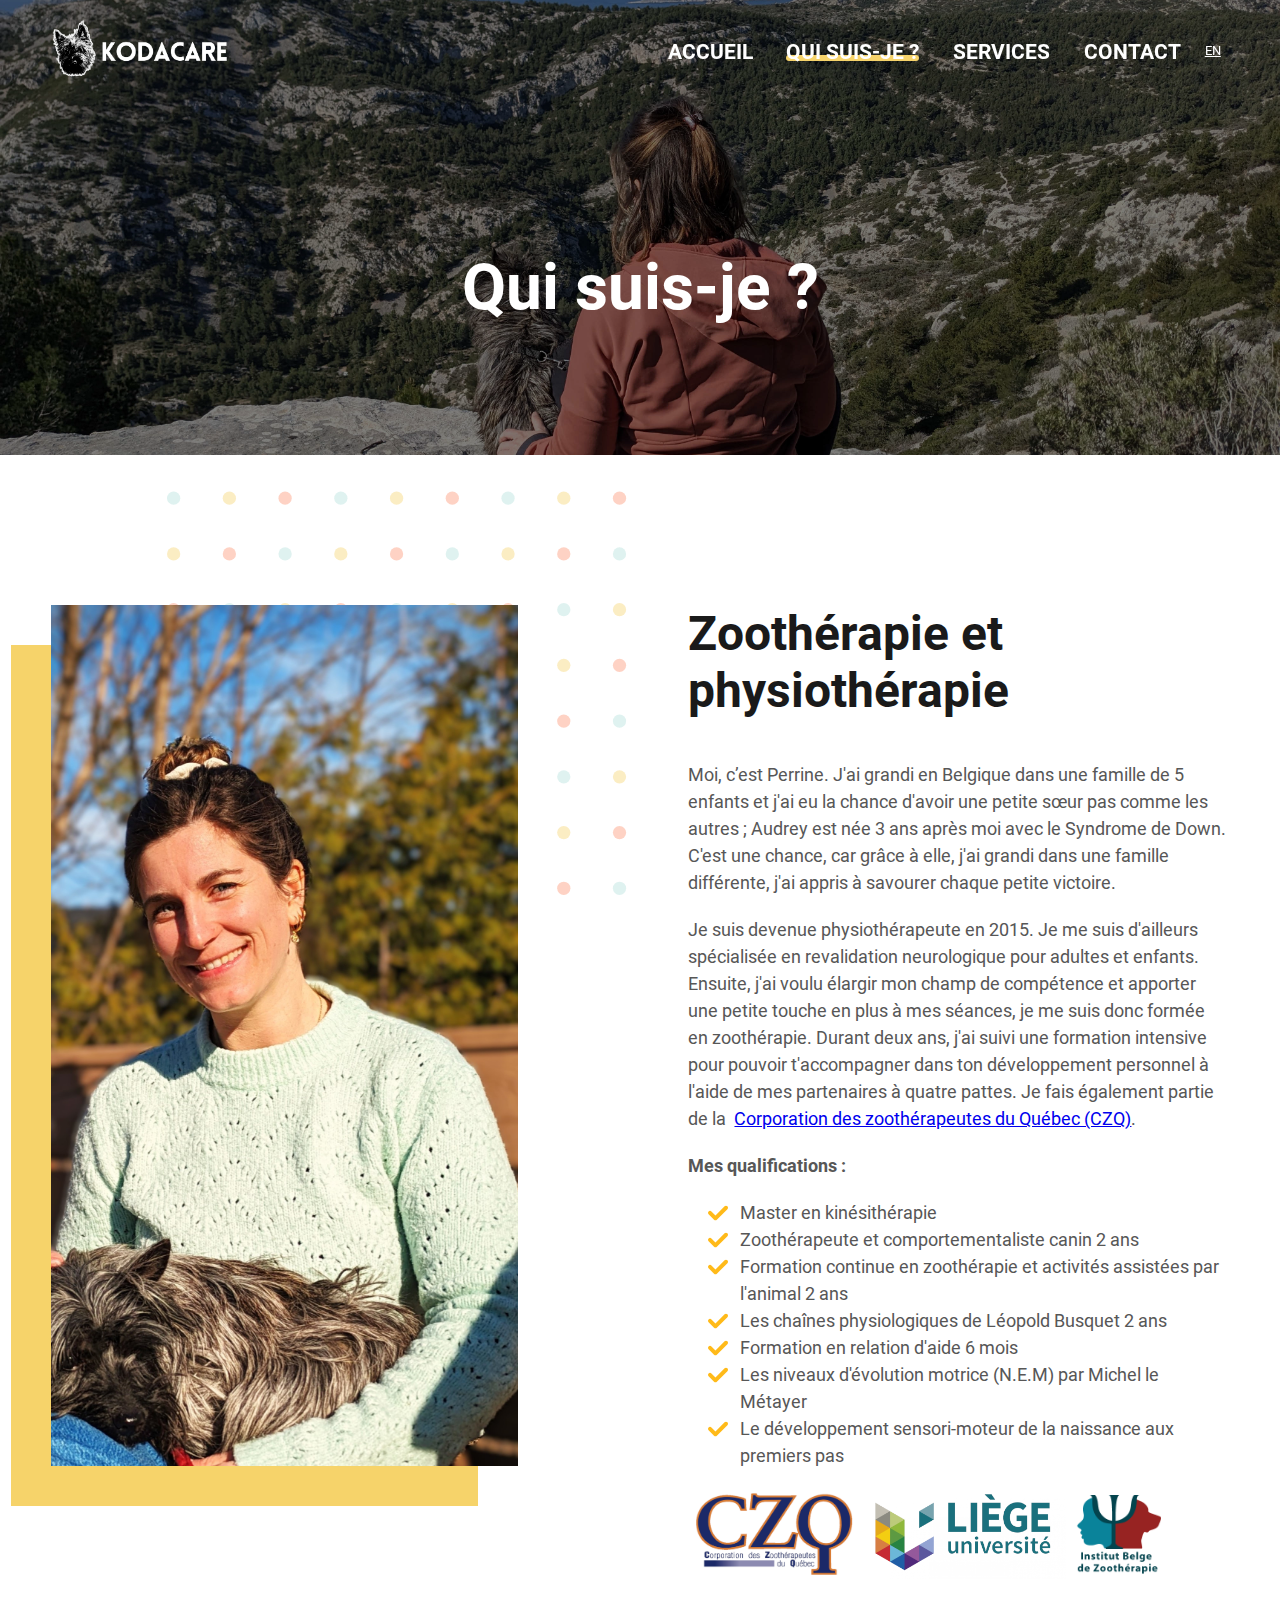
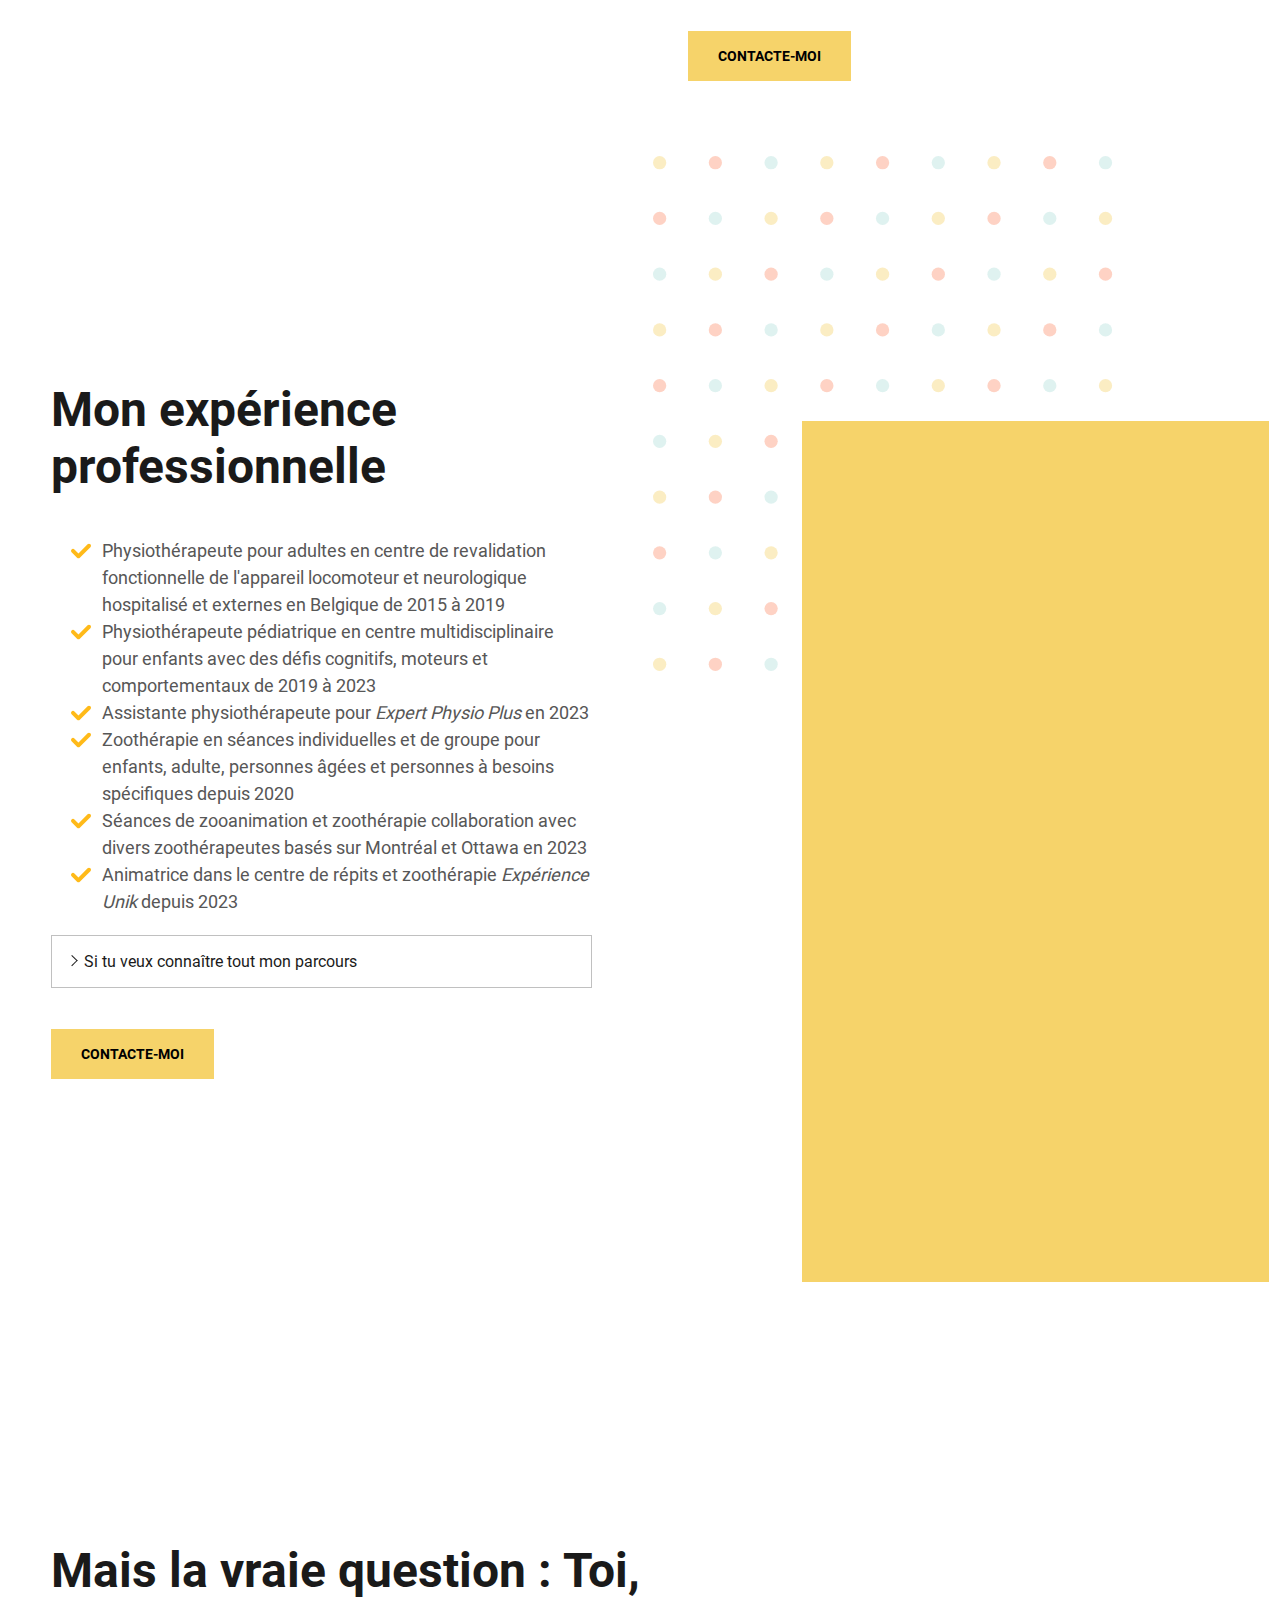
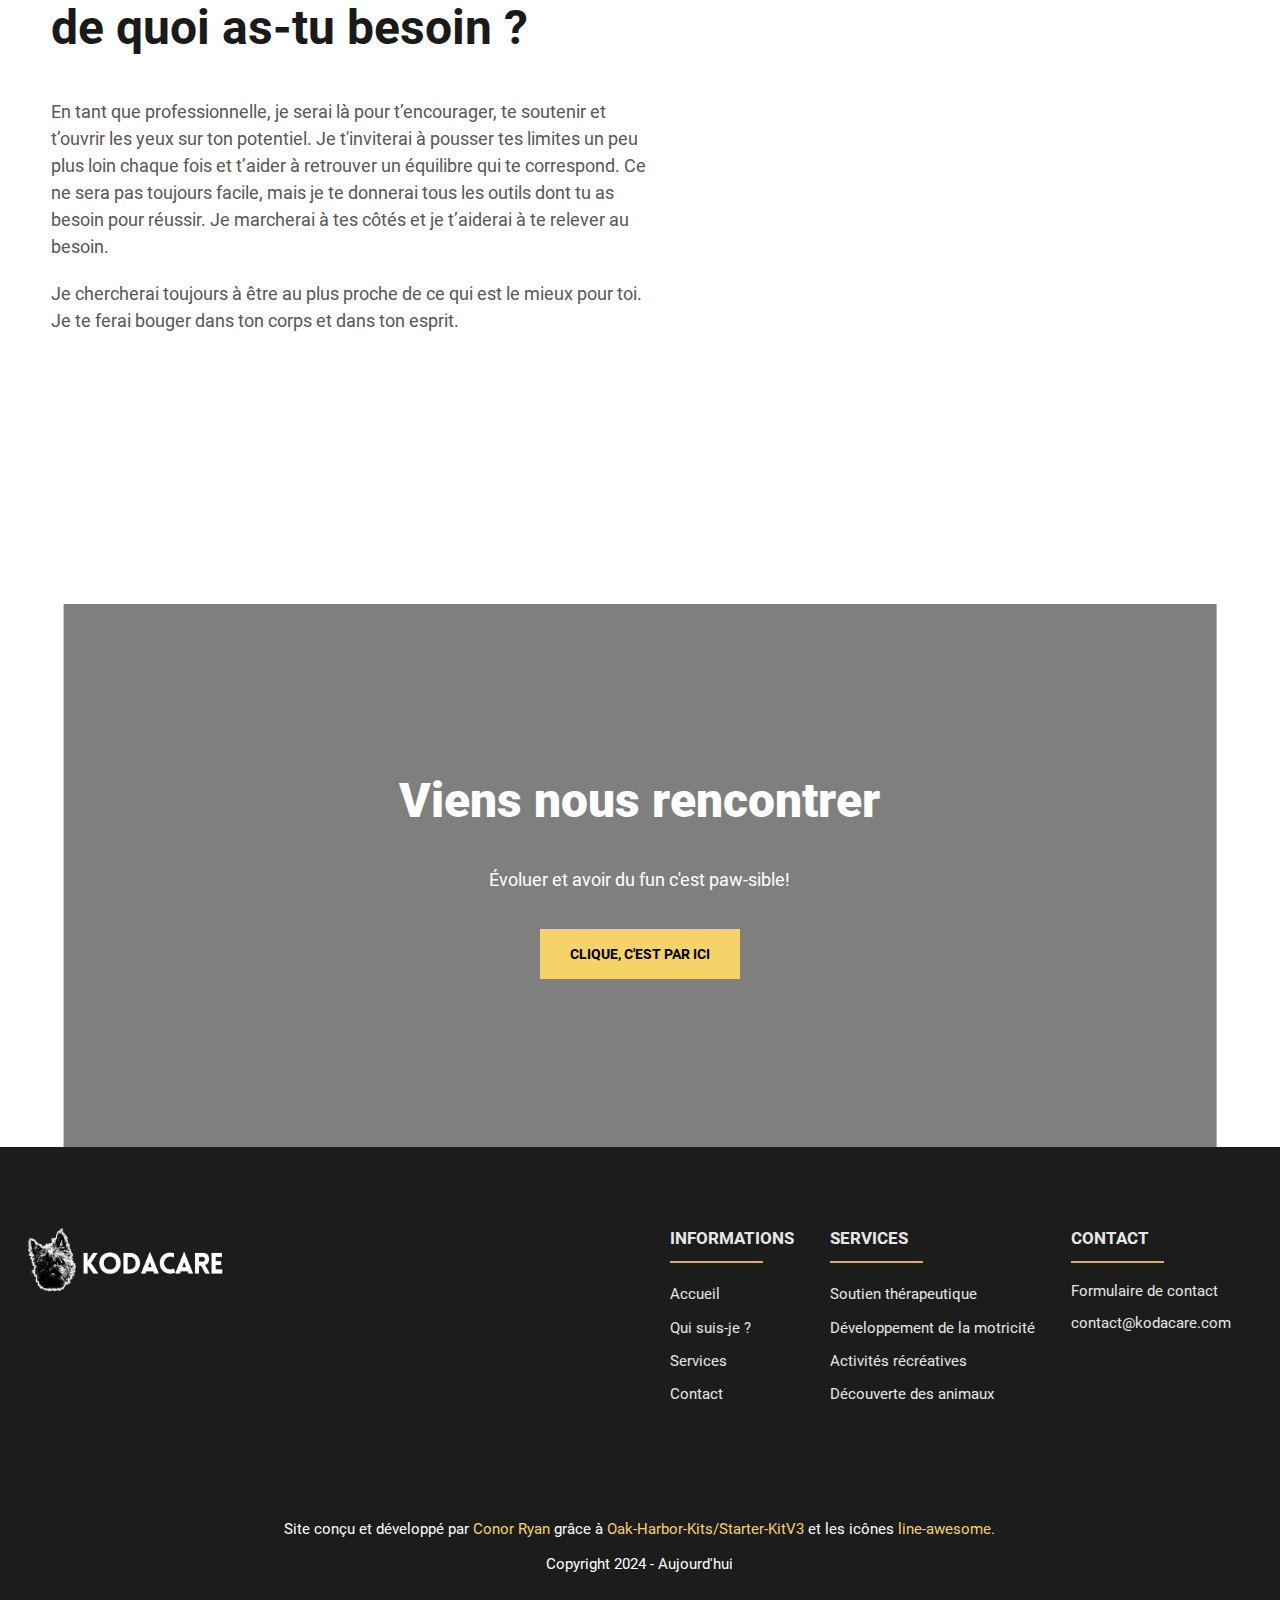
<file: about.html>
<!DOCTYPE html>
<html lang="fr">

<head>
    <meta charset="UTF-8">
    <meta http-equiv="X-UA-Compatible" content="IE=edge">
    <meta name="viewport" content="width=device-width, initial-scale=1.0">

    <link rel="canonical" href="https://www.kodacare.com/about.html">

    <meta name="description" content="Thérapies et activitées assistées par l'animal en Belgique.">
    <meta name="keywords" content="therapie assiste animal zootherapie emotionnel moteur motricity chien canitherapie">

    <!-- Analytics -->
    <script async src="https://www.googletagmanager.com/gtag/js?id=G-CGMPPM4YBJ"></script>
    <script>
        window.dataLayer = window.dataLayer || [];
        function gtag() { dataLayer.push(arguments); }
        gtag('js', new Date());
        gtag('config', 'G-CGMPPM4YBJ');
        gtag('consent', 'default', {
            'ad_storage': 'denied',
            'ad_user_data': 'denied',
            'ad_personalization': 'denied',
            'analytics_storage': 'denied'
        });
    </script>

    <!--Social Media Display-->
    <meta property="og:title" content="KodaCare - Thérapies assistées par l'animal">
    <meta property="og:description" content="Thérapies et activitées assistées par l'animal en Belgique.">
    <meta property="og:type" content="website">
    <meta property="og:url" content="https://www.kodacare.com/about.html">
    <meta property="og:image" content="android-chrome-384x384.png">
    <meta property="og:image:secure_url" content="android-chrome-384x384.png">

    <!--Favicons https://realfavicongenerator.net/ -->
    <link rel="apple-touch-icon" sizes="180x180" href="apple-touch-icon.png">
    <link rel="icon" type="image/png" sizes="32x32" href="favicon-32x32.png">
    <link rel="icon" type="image/png" sizes="16x16" href="favicon-16x16.png">
    <link rel="manifest" href="site.webmanifest">
    <link rel="mask-icon" href="safari-pinned-tab.svg" color="#000000">
    <meta name="msapplication-TileColor" content="#ffc40d">
    <meta name="theme-color" content="#ffffff">

    <!-- Preload -->
    <link rel="preload" as="image" href="images/photos/koda-horizon.jpg">
    <link rel="preload" as="font" type="font/woff2" href="fonts/roboto-v29-latin-regular.woff2" crossorigin>
    <link rel="preload" as="font" type="font/woff2" href="fonts/roboto-v29-latin-700.woff2" crossorigin>

    <link rel="stylesheet" href="css/common.css">
    <link rel="stylesheet" href="css/calltoaction.css" media="print" onload="this.media='all'; this.onload=null;">
    <link rel="stylesheet" href="css/sidebyside.css" media="print" onload="this.media='all'; this.onload=null;">
    <link rel="stylesheet" href="css/collapsible.css" media="print" onload="this.media='all'; this.onload=null;">

    <noscript>
        <link rel="stylesheet" href="css/calltoaction.css">
        <link rel="stylesheet" href="css/sidebyside.css">
        <link rel="stylesheet" href="css/collapsible.css">
    </noscript>

    <title>KodaCare | Qui suis-je ?</title>
</head>

<body>
    <!--Screen reader skip main nav-->
    <a class="skip" aria-label="skip to main content" href="#main">Aller directement au contenu</a>

    <!-- ============================================ -->
    <!--                 Navigation                   -->
    <!-- ============================================ -->

    <div id="navigation">
        <div aria-hidden="true" class="background-color-div">
            <!--This div is used to overcome a z-index issue where the open
                #navbar-menu is on top of the #navigation. This bar places itself 
                the #navbar-menu so that menu appears behind the #navigation
            -->
        </div>
        <div class="container">
            <!-- Logo -->
            <a class="logo" aria-label="Revenir à la page d'accueil" href="index.html">
                <img class="light" aria-hidden="true" src="images/logo/logo-full-white.png" decoding="async" alt="logo"
                    width="221" height="66">
                <img class="dark" aria-hidden="true" src="images/logo/logo-full-black.png" decoding="async"
                    loading="lazy" alt="logo" width="221" height="66">
            </a>

            <!--Main Nav-->
            <nav id="navbar-menu">
                <ul>
                    <li><a href="index.html">Accueil</a></li>
                    <li><a class="active" href="about.html">Qui suis-je ?</a></li>
                    <li><a href="services.html">Services</a></li>
                    <li><a href="contact.html">Contact</a></li>
                </ul>
            </nav>

            <!--Language selection-->
            <span id="language-select">
                <a href="about_en.html" aria-label="Voir la version anglaise de la page">EN</a>
            </span>

            <!--Mobile Nav toggle-->
            <button class="hamburger-menu">
                <span aria-hidden="true"></span>
            </button>
        </div>
    </div>

    <main id="main">

        <!-- ============================================ -->
        <!--                    LANDING                   -->
        <!-- ============================================ -->

        <section id="int-hero">
            <h1 id="home-h">Qui suis-je ?</h1>
            <picture>
                <source media="(min-width: 601px)" srcset="images/photos/koda-horizon.jpg">
                <img aria-hidden="true" loading="lazy" decoding="async" src="images/photos/koda-horizon.jpg"
                    alt="Koda et moi assis en regardant l'horizon" width="400" height="662">
            </picture>
        </section>

        <!-- ============================================ -->
        <!--                   About                      -->
        <!-- ============================================ -->

        <section class="sidebyside">
            <div class="container">
                <div class="content">
                    <h2 class="title">Zoothérapie et physiothérapie</h2>
                    <p>
                        Moi, c’est Perrine. J'ai grandi en Belgique dans une famille de 5 enfants et j'ai eu la chance d'avoir une petite sœur pas comme les autres ; Audrey est née 3 ans après moi avec le Syndrome de Down. C'est une chance, car grâce à elle, j'ai grandi dans une famille différente, j'ai appris à savourer chaque petite victoire.
                    </p>
                    <p>
                        Je suis devenue physiothérapeute en 2015. Je me suis d'ailleurs spécialisée en revalidation neurologique pour adultes et enfants. Ensuite, j'ai voulu élargir mon champ de compétence et apporter une petite touche en plus à mes séances, je me suis donc formée en zoothérapie. Durant deux ans, j'ai suivi une formation intensive pour pouvoir t'accompagner dans ton développement personnel à l'aide de mes partenaires à quatre pattes. Je fais également partie de la  <a href="https://corporationdeszootherapeutesduquebec.ca/quest-ce-que-la-zootherapie/">Corporation des zoothérapeutes du Québec (CZQ)</a>.
                    </p>
                    <p>
                        <strong>Mes qualifications :</strong>
                    </p>
                    <ul>
                        <li>
                            <img aria-hidden="true" loading="lazy" decoding="async" src="images/icons/check.svg"
                                alt="check mark" width="20" height="20">
                            <span>Master en kinésithérapie</span>
                        </li>
                        <li>
                            <img aria-hidden="true" loading="lazy" decoding="async" src="images/icons/check.svg"
                                alt="check mark" width="20" height="20">
                            <span>Zoothérapeute et comportementaliste canin 2 ans</span>
                        </li>
                        <li>
                            <img aria-hidden="true" loading="lazy" decoding="async" src="images/icons/check.svg"
                                alt="check mark" width="20" height="20">
                            <span>Formation continue en zoothérapie et activités assistées par l'animal 2 ans</span>
                        </li>
                        <li>
                            <img aria-hidden="true" loading="lazy" decoding="async" src="images/icons/check.svg"
                                alt="check mark" width="20" height="20">
                            <span>Les chaînes physiologiques de Léopold Busquet 2 ans</span>
                        </li>
                        <li>
                            <img aria-hidden="true" loading="lazy" decoding="async" src="images/icons/check.svg"
                                alt="check mark" width="20" height="20">
                            <span>Formation en relation d'aide 6 mois</span>
                        </li>
                        <li>
                            <img aria-hidden="true" loading="lazy" decoding="async" src="images/icons/check.svg"
                                alt="check mark" width="20" height="20">
                            <span>Les niveaux d'évolution motrice (N.E.M) par Michel le Métayer</span>
                        </li>
                        <li>
                            <img aria-hidden="true" loading="lazy" decoding="async" src="images/icons/check.svg"
                                alt="check mark" width="20" height="20">
                            <span>Le développement sensori-moteur de la naissance aux premiers pas</span>
                        </li>
                    </ul>
                    <p>
                        <img aria-hidden="true" loading="lazy" decoding="async" src="images/external/czq.png"
                        alt="CZQ logo" height="90">
                        <img aria-hidden="true" loading="lazy" decoding="async" src="images/external/univ_liege.png"
                        alt="Université de Liège logo" height="90">
                        <img aria-hidden="true" loading="lazy" decoding="async"
                        src="images/external/institut_belge_zoo.png" alt="Institut Belge de Zootherapie logo"
                        height="90">
                    </p>

                    <a class="button-solid" href="contact.html">Contacte-moi</a>
                </div>
                <picture class="image-box">
                    <source media="(min-width: 601px)" srcset="images/photos/about-me-photo.jpg">
                    <img aria-hidden="true" loading="lazy" decoding="async" src="images/photos/about-me-photo.jpg"
                        alt="Photo de Perrine avec son chien Koda sur les genoux" width="400" height="662">
                </picture>
            </div>
        </section>

        <section class="sidebyside reverse">
            <div class="container">
                <div class="content">
                    <h2 class="title">Mon expérience professionnelle</h2>
                    <ul>
                        <li>
                            <img aria-hidden="true" loading="lazy" decoding="async" src="images/icons/check.svg"
                                alt="check mark" width="20" height="20">
                            <span>Physiothérapeute pour adultes en centre de revalidation fonctionnelle de l'appareil locomoteur et neurologique hospitalisé et externes en Belgique de 2015 à 2019</span>
                        </li>
                        <li>
                            <img aria-hidden="true" loading="lazy" decoding="async" src="images/icons/check.svg"
                                alt="check mark" width="20" height="20">
                            <span>Physiothérapeute pédiatrique en centre multidisciplinaire pour enfants avec des défis cognitifs, moteurs et comportementaux de 2019 à 2023</span>
                        </li>
                        <li>
                            <img aria-hidden="true" loading="lazy" decoding="async" src="images/icons/check.svg"
                                alt="check mark" width="20" height="20">
                            <span>Assistante physiothérapeute pour <em>Expert Physio Plus</em> en 2023</span>
                        </li>
                        <li>
                            <img aria-hidden="true" loading="lazy" decoding="async" src="images/icons/check.svg"
                                alt="check mark" width="20" height="20">
                            <span>Zoothérapie en séances individuelles et de groupe pour enfants, adulte, personnes âgées et personnes à besoins spécifiques depuis 2020</span>
                        </li>
                        <li>
                            <img aria-hidden="true" loading="lazy" decoding="async" src="images/icons/check.svg"
                                alt="check mark" width="20" height="20">
                            <span>Séances de zooanimation et zoothérapie collaboration avec divers zoothérapeutes basés sur Montréal et Ottawa en 2023</span>
                        </li>
                        <li>
                            <img aria-hidden="true" loading="lazy" decoding="async" src="images/icons/check.svg"
                                alt="check mark" width="20" height="20">
                            <span>Animatrice dans le centre de répits et zoothérapie <em>Expérience Unik</em> depuis 2023</span>
                        </li>
                    </ul>
                    <div class="collapsible">
                        <label>
                            <input type="checkbox" />Si tu veux connaître tout mon parcours
                        </label>
                        <div>
                            <p>
                                J'ai travaillé en Belgique jusqu'en 2019 dans un centre de revalidation fonctionnelle pour personnes polytraumatisées et avec des atteintes neurologiques (paralysie, neuropathie, traumatisme crânien, Guillain-barré, polyfractures, complications post-opératoires). J'ai eu la chance de pouvoir accompagner mes patients de leur admission au centre jusqu'à leur retour au domicile. Les hospitalisations durent en moyenne de 6 mois à 1 an, ce qui m'a permis d’évoluer avec eux tant au niveau humain que physique. Mon objectif étant de les aider à retrouver un maximum d'autonomie pour leur vie quotidienne.
                            </p>
                            <p>
                                Suite à cela, j'ai travaillé principalement dans le domaine de la pédiatrie. Au Panama dans une école pour enfants et adolescent avec des besoins spécifiques, ainsi qu'en tant que bénévole que pour une association visant à développer des activités ludiques et éducatives. En Belgique en tant qu'indépendante et dans deux centres multidisciplinaires ; <em>Arcocha</em> et <em>La Manivelle</em>.
                            </p>
                            <p>
                                En 2020, je me suis formée en zoothérapie via une formation intensive de deux ans. Mes formateurs étant des professionnels en relation d'aide et psychothérapie, j'ai acquis plus de connaissance et de compétences pour pouvoir également t'accompagner dans ton évolution personnelle et émotionnelle. J'ai également suivi régulièrement des séances de coaching pour avoir une meilleure connaissance de moi-même.
                            </p>
                            <p>
                                En 2023 et 2024 au Canada, j'ai travaillé comme assistante en physiothérapie pour <em>Expert Physio Plus</em> durant quelques mois pour ensuite me tourner plus spécifiquement vers la zoothérapie où j'ai eu la chance de collaborer avec des zoothérapeutes à Montréal et à Ottawa. Parallèlement à mes services de zoothérapie à titre d'indépendante, je travaillais comme animatrice dans le centre de répit et zoothérapie <em>Expérience Unik</em>.
                            </p>
                        </div>
                    </div>
                    <a class="button-solid" href="contact.html">Contacte-moi</a>
                </div>
                <picture class="image-box">
                    <source media="(min-width: 601px)" srcset="images/photos/koda-heel-2.jpg">
                    <img aria-hidden="true" loading="lazy" decoding="async" src="images/photos/koda-heel-2.jpg"
                        alt="Photo de Perrine avec Koda au pied" width="400" height="662">
                </picture>
            </div>
        </section>

        <section class="sidebyside double">
            <div class="container">
                <div class="content">
                    <h2 class="title">Mais la vraie question : Toi, de quoi as-tu besoin ?</h2>
                    <p>
                        En tant que professionnelle, je serai là pour t’encourager, te soutenir et t’ouvrir les yeux sur ton potentiel. Je t'inviterai à pousser tes limites un peu plus loin chaque fois et t’aider à retrouver un équilibre qui te correspond. Ce ne sera pas toujours facile, mais je te donnerai tous les outils dont tu as besoin pour réussir. Je marcherai à tes côtés et je t’aiderai à te relever au besoin.
                    </p>
                    <p>
                        Je chercherai toujours à être au plus proche de ce qui est le mieux pour toi. Je te ferai bouger dans ton corps et dans ton esprit.
                    </p>
                </div>
            </div>
        </section>

        <!-- ============================================ -->
        <!--             Final Call to Action             -->
        <!-- ============================================ -->

        <section id="cta">
            <div class="container">
                <h2 class="title">Viens nous rencontrer</h2>
                <p>
                    Évoluer et avoir du fun c'est paw-sible!
                </p>
                <a href="contact.html" class="button-solid">Clique, c'est par ici</a>
            </div>
            <picture>
                <source media="(min-width: 601px)" srcset="images/photos/koda-walk-in-snow.jpg">
                <img aria-hidden="true" loading="lazy" decoding="async" src="images/photos/koda-walk-in-snow.jpg"
                    alt="Koda et moi qui marchons dans la neige" width="1920" height="1280">
            </picture>
        </section>

    </main>

    <!-- ============================================ -->
    <!--                   Footer                     -->
    <!-- ============================================ -->

    <footer id="footer">
        <div class="container">
            <div class="left-section">
                <a class="logo" href="index.html"><img loading="lazy" decoding="async"
                        src="images/logo/logo-full-white.png" alt="logo" width="264" height="78"></a>
            </div>
            <div class="right-section">
                <div class="lists">
                    <ul>
                        <li>
                            <h2>Informations</h2>
                        </li>
                        <li><a href="index.html">Accueil</a></li>
                        <li><a href="about.html">Qui suis-je ?</a></li>
                        <li><a href="services.html">Services</a></li>
                        <li><a href="contact.html">Contact</a></li>
                    </ul>
                    <ul>
                        <li>
                            <h2>Services</h2>
                        </li>
                        <li>Soutien thérapeutique</li>
                        <li>Développement de la motricité</li>
                        <li>Activités récréatives</li>
                        <li>Découverte des animaux</li>
                    </ul>
                    <ul>
                        <li>
                            <h2>Contact</h2>
                        </li>
                        <li><a href="contact.html">Formulaire de contact</a></li>
                        <li><a href="mailto:contact@kodacare.com">contact@kodacare.com</a></li>
                    </ul>
                </div>
            </div>
        </div>

        <div class="credit">
            <span>Site conçu et développé par </span>
            <a href="https://github.com/conorryan" target="_blank" rel="noopener">Conor Ryan</a>
            <span>grâce à <a href="https://github.com/Oak-Harbor-Kits/Starter-KitV3" target="_blank"
                    rel="noopener">Oak-Harbor-Kits/Starter-KitV3</a></span>
            <span>et les icônes <a href="https://icons8.com/line-awesome" target="_blank"
                    rel="noopener">line-awesome.</a></span>
            <br><span class="copyright"> Copyright 2024 - Aujourd'hui</span>
        </div>
    </footer>

    <script defer src="js/nav.js"></script>
    <script defer src="js/scroll.js"></script>
</body>

</html>
</file>
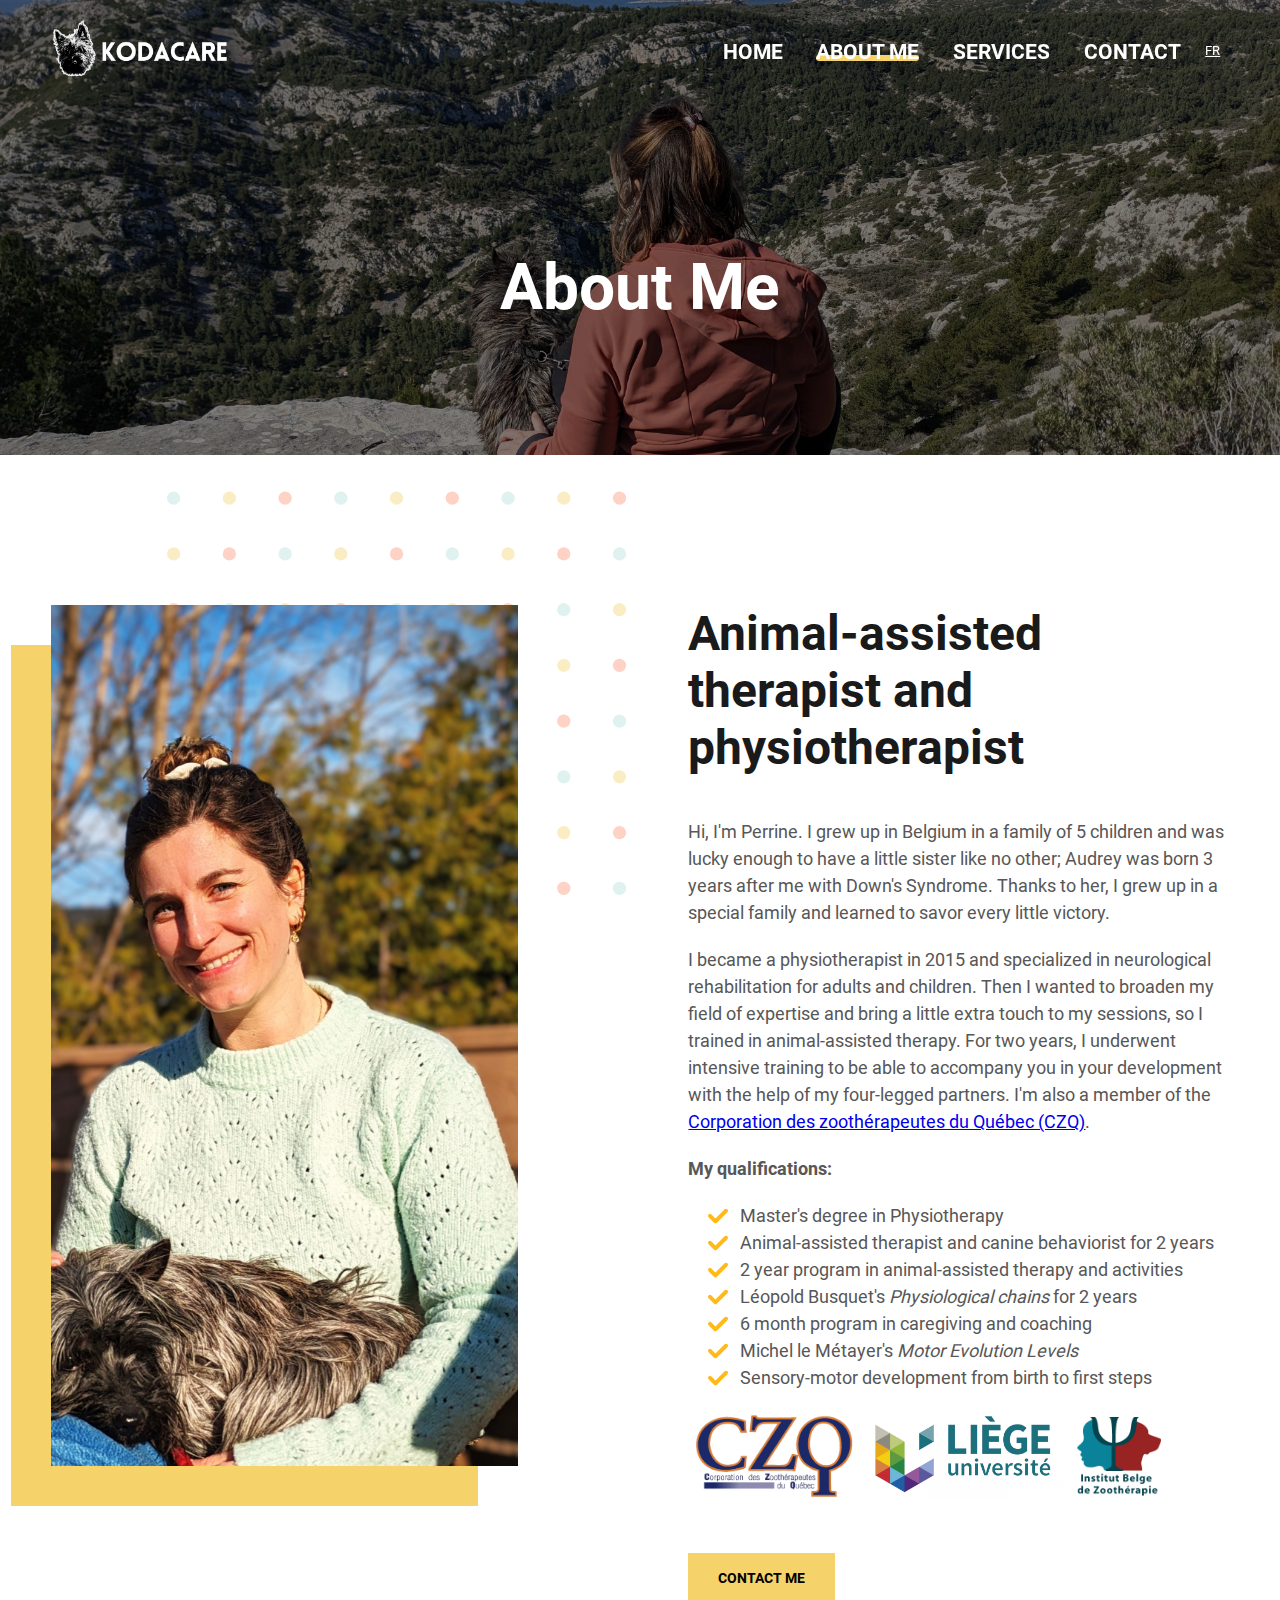
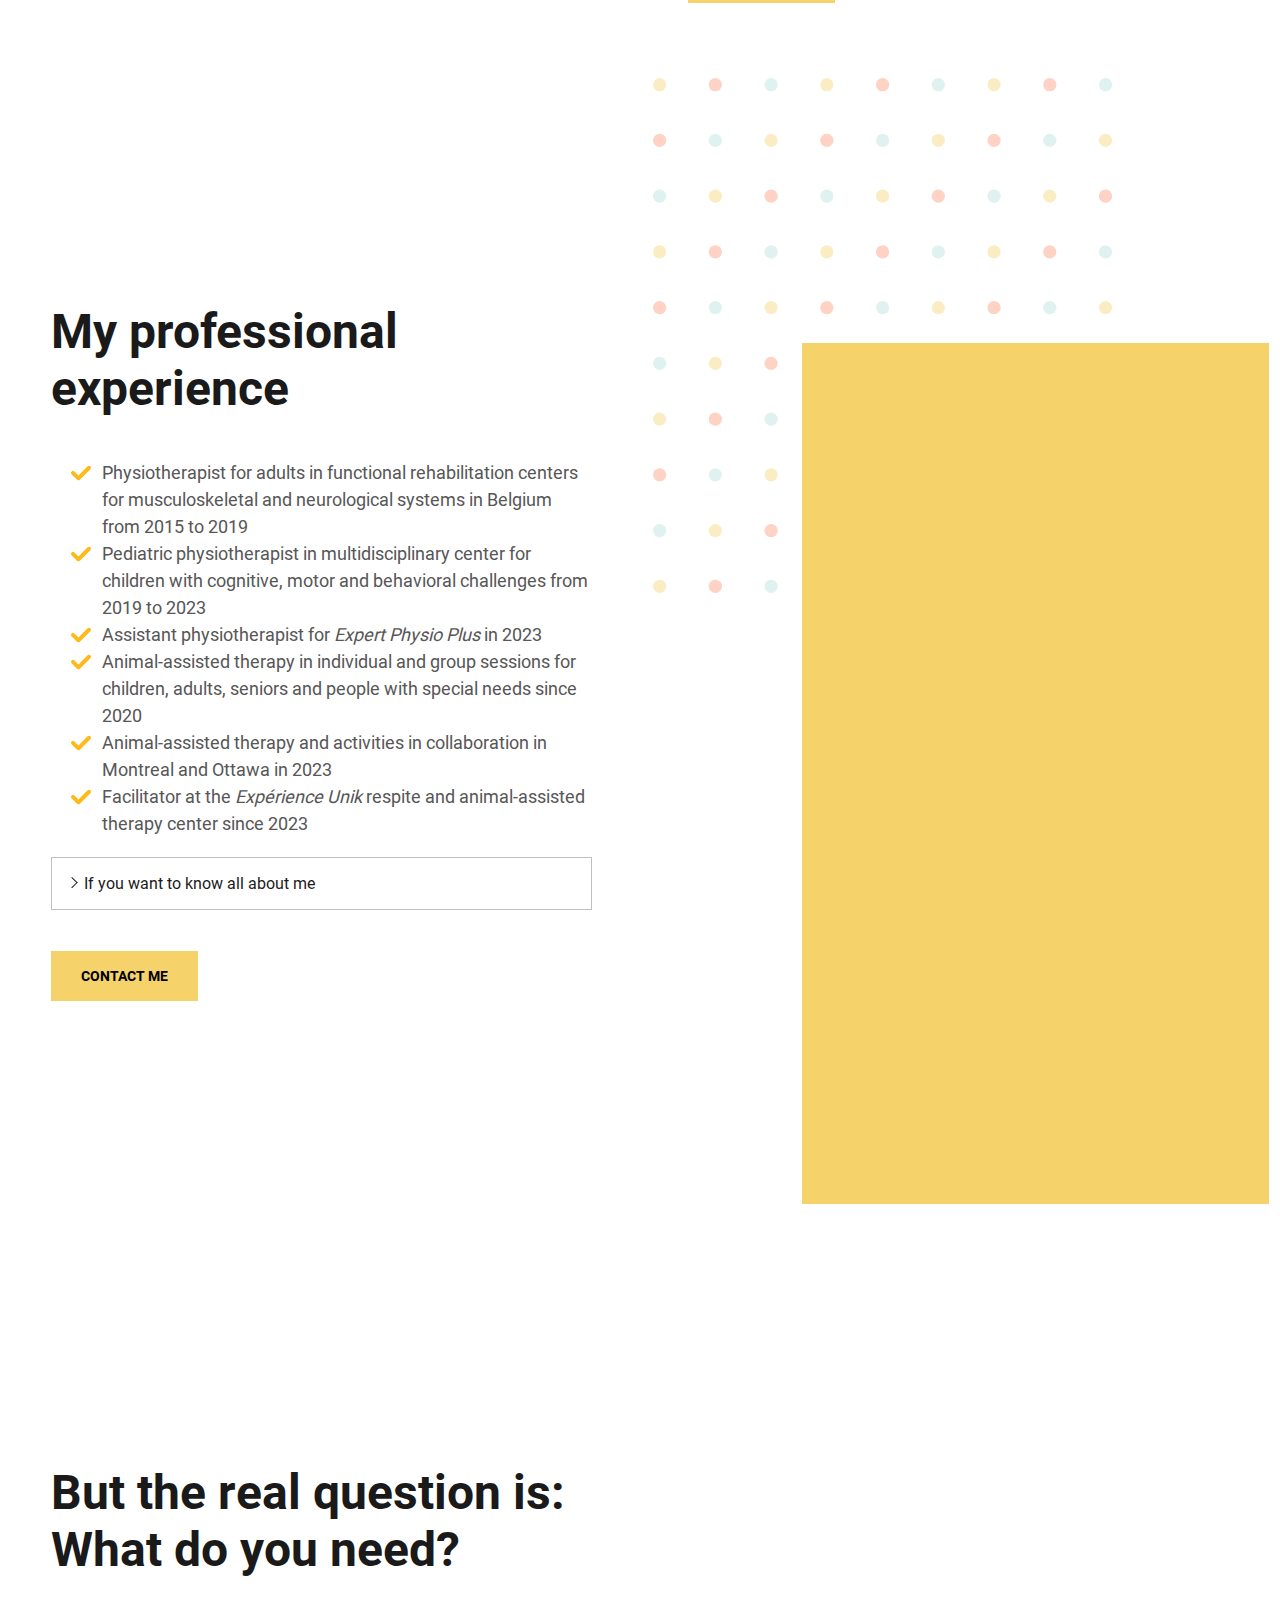
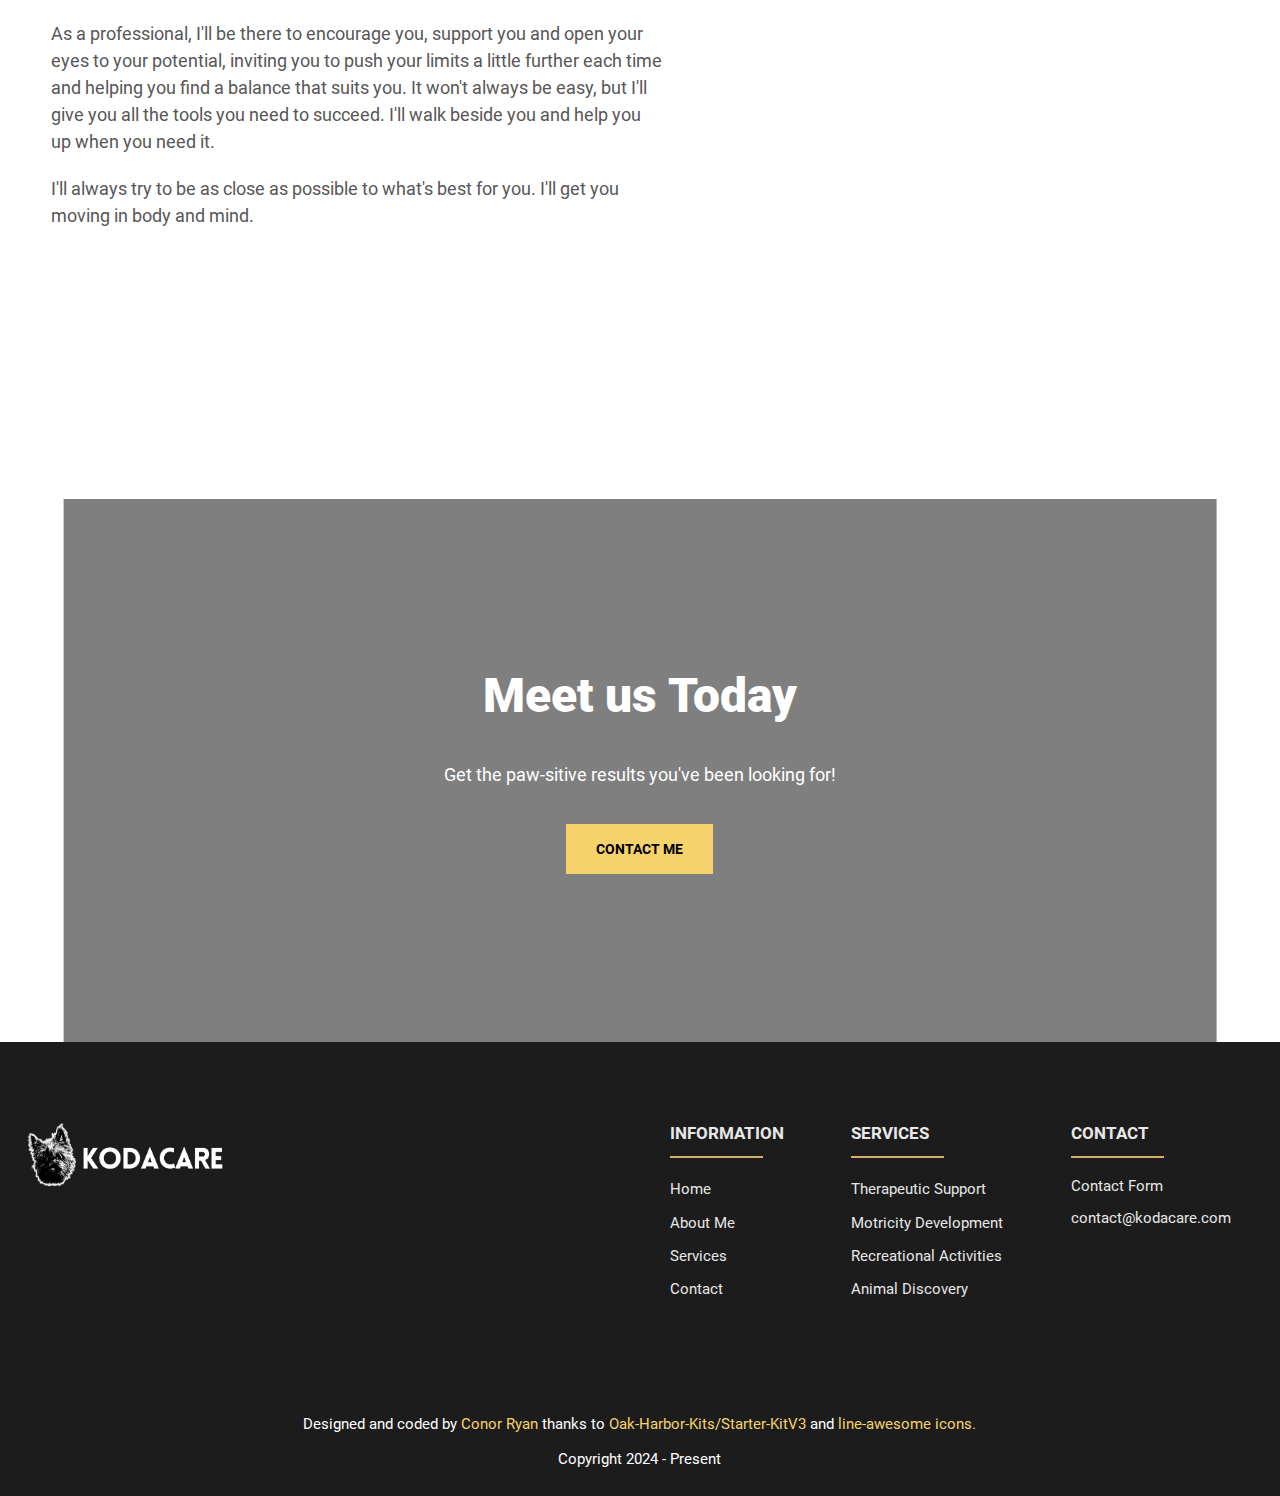
<file: about_en.html>
<!DOCTYPE html>
<html lang="en">

<head>
    <meta charset="UTF-8">
    <meta http-equiv="X-UA-Compatible" content="IE=edge">
    <meta name="viewport" content="width=device-width, initial-scale=1.0">

    <link rel="canonical" href="https://www.kodacare.com/about_en.html">

    <meta name="description"
        content="Animal-Assisted Therapy for therapeutic, motor aid, recreational and educational activities.">
    <meta name="keywords" content="animal assisted therapy zootherapy emotional motricity physiotherapy dog canine">

    <!-- Analytics -->
    <script async src="https://www.googletagmanager.com/gtag/js?id=G-CGMPPM4YBJ"></script>
    <script>
        window.dataLayer = window.dataLayer || [];
        function gtag() { dataLayer.push(arguments); }
        gtag('js', new Date());
        gtag('config', 'G-CGMPPM4YBJ');
        gtag('consent', 'default', {
            'ad_storage': 'denied',
            'ad_user_data': 'denied',
            'ad_personalization': 'denied',
            'analytics_storage': 'denied'
        });
    </script>

    <!--Social Media Display-->
    <meta property="og:title" content="KodaCare - Animal-Assisted Therapy">
    <meta property="og:description"
        content="Animal-Assisted Therapy for therapeutic, motor aid, recreational and educational activities.">
    <meta property="og:type" content="website">
    <meta property="og:url" content="https://www.kodacare.com/about_en.html">
    <meta property="og:image" content="android-chrome-384x384.png">
    <meta property="og:image:secure_url" content="android-chrome-384x384.png">

    <!--Favicons https://realfavicongenerator.net/ -->
    <link rel="apple-touch-icon" sizes="180x180" href="apple-touch-icon.png">
    <link rel="icon" type="image/png" sizes="32x32" href="favicon-32x32.png">
    <link rel="icon" type="image/png" sizes="16x16" href="favicon-16x16.png">
    <link rel="manifest" href="site.webmanifest">
    <link rel="mask-icon" href="safari-pinned-tab.svg" color="#000000">
    <meta name="msapplication-TileColor" content="#ffc40d">
    <meta name="theme-color" content="#ffffff">

    <!-- Preload -->
    <link rel="preload" as="image" href="images/photos/koda-horizon.jpg">
    <link rel="preload" as="font" type="font/woff2" href="fonts/roboto-v29-latin-regular.woff2" crossorigin>
    <link rel="preload" as="font" type="font/woff2" href="fonts/roboto-v29-latin-700.woff2" crossorigin>

    <link rel="stylesheet" href="css/common.css">
    <link rel="stylesheet" href="css/calltoaction.css" media="print" onload="this.media='all'; this.onload=null;">
    <link rel="stylesheet" href="css/sidebyside.css" media="print" onload="this.media='all'; this.onload=null;">
    <link rel="stylesheet" href="css/collapsible.css" media="print" onload="this.media='all'; this.onload=null;">

    <noscript>
        <link rel="stylesheet" href="css/calltoaction.css">
        <link rel="stylesheet" href="css/sidebyside.css">
        <link rel="stylesheet" href="css/collapsible.css">
    </noscript>

    <title>KodaCare | About Me</title>
</head>

<body>
    <!--Screen reader skip main nav-->
    <a class="skip" aria-label="skip to main content" href="#main">Click To Skip To Main Content</a>

    <!-- ============================================ -->
    <!--                 Navigation                   -->
    <!-- ============================================ -->

    <div id="navigation">
        <div aria-hidden="true" class="background-color-div">
            <!--This div is used to overcome a z-index issue where the open
                #navbar-menu is on top of the #navigation. This bar places itself 
                the #navbar-menu so that menu appears behind the #navigation
            -->
        </div>
        <div class="container">
            <!-- Logo -->
            <a class="logo" aria-label="click to go to home page" href="index_en.html">
                <img class="light" aria-hidden="true" src="images/logo/logo-full-white.png" decoding="async" alt="logo"
                    width="221" height="66">
                <img class="dark" aria-hidden="true" src="images/logo/logo-full-black.png" decoding="async"
                    loading="lazy" alt="logo" width="221" height="66">
            </a>

            <!--Main Nav-->
            <nav id="navbar-menu">
                <ul>
                    <li><a href="index_en.html">Home</a></li>
                    <li><a class="active" href="about_en.html">About Me</a></li>
                    <li><a href="services_en.html">Services</a></li>
                    <li><a href="contact_en.html">Contact</a></li>
                </ul>
            </nav>

            <!--Language selection-->
            <span id="language-select">
                <a href="about.html" aria-label="View french version of page">FR</a>
            </span>

            <!--Mobile Nav toggle-->
            <button class="hamburger-menu">
                <span aria-hidden="true"></span>
            </button>
        </div>
    </div>

    <main id="main">

        <!-- ============================================ -->
        <!--                    LANDING                   -->
        <!-- ============================================ -->

        <section id="int-hero">
            <h1 id="home-h">About Me</h1>
            <picture>
                <source media="(min-width: 601px)" srcset="images/photos/koda-horizon.jpg">
                <img aria-hidden="true" loading="lazy" decoding="async" src="images/photos/koda-horizon.jpg"
                    alt="Koda and I looking out to the horizon" width="400" height="662">
            </picture>
        </section>

        <!-- ============================================ -->
        <!--                   About                      -->
        <!-- ============================================ -->

        <section class="sidebyside">
            <div class="container">
                <div class="content">
                    <h2 class="title">Animal-assisted therapist and physiotherapist</h2>
                    <p>
                        Hi, I'm Perrine. I grew up in Belgium in a family of 5 children and was lucky enough to have a little sister like no other; Audrey was born 3 years after me with Down's Syndrome. Thanks to her, I grew up in a special family and learned to savor every little victory.
                    </p>
                    <p>
                        I became a physiotherapist in 2015 and specialized in neurological rehabilitation for adults and children. Then I wanted to broaden my field of expertise and bring a little extra touch to my sessions, so I trained in animal-assisted therapy. For two years, I underwent intensive training to be able to accompany you in your development with the help of my four-legged partners. I'm also a member of the  <a href="https://corporationdeszootherapeutesduquebec.ca/quest-ce-que-la-zootherapie/">Corporation des zoothérapeutes du Québec (CZQ)</a>.
                    </p>
                    <p>
                        <strong>My qualifications:</strong>
                    </p>
                    <ul>
                        <li>
                            <img aria-hidden="true" loading="lazy" decoding="async" src="images/icons/check.svg"
                                alt="check mark" width="20" height="20">
                            <span>Master's degree in Physiotherapy</span>
                        </li>
                        <li>
                            <img aria-hidden="true" loading="lazy" decoding="async" src="images/icons/check.svg"
                                alt="check mark" width="20" height="20">
                            <span>Animal-assisted therapist and canine behaviorist for 2 years</span>
                        </li>
                        <li>
                            <img aria-hidden="true" loading="lazy" decoding="async" src="images/icons/check.svg"
                                alt="check mark" width="20" height="20">
                            <span>2 year program in animal-assisted therapy and activities</span>
                        </li>
                        <li>
                            <img aria-hidden="true" loading="lazy" decoding="async" src="images/icons/check.svg"
                                alt="check mark" width="20" height="20">
                            <span>Léopold Busquet's <em>Physiological chains</em> for 2 years</span>
                        </li>
                        <li>
                            <img aria-hidden="true" loading="lazy" decoding="async" src="images/icons/check.svg"
                                alt="check mark" width="20" height="20">
                            <span>6 month program in caregiving and coaching</span>
                        </li>
                        <li>
                            <img aria-hidden="true" loading="lazy" decoding="async" src="images/icons/check.svg"
                                alt="check mark" width="20" height="20">
                            <span>Michel le Métayer's <em>Motor Evolution Levels</em></span>
                        </li>
                        <li>
                            <img aria-hidden="true" loading="lazy" decoding="async" src="images/icons/check.svg"
                                alt="check mark" width="20" height="20">
                            <span>Sensory-motor development from birth to first steps</span>
                        </li>
                    </ul>
                    <p>
                        <img aria-hidden="true" loading="lazy" decoding="async" src="images/external/czq.png"
                            alt="CZQ logo" height="90">
                        <img aria-hidden="true" loading="lazy" decoding="async" src="images/external/univ_liege.png"
                            alt="Université de Liège logo" height="90">
                        <img aria-hidden="true" loading="lazy" decoding="async"
                            src="images/external/institut_belge_zoo.png" alt="Institut Belge de Zootherapie logo"
                            height="90">
                    </p>

                    <a class="button-solid" href="contact_en.html">Contact me</a>
                </div>
                <picture class="image-box">
                    <source media="(min-width: 601px)" srcset="images/photos/about-me-photo.jpg">
                    <img aria-hidden="true" loading="lazy" decoding="async" src="images/photos/about-me-photo.jpg"
                        alt="Photo of Perrine with her dog Koda on her lap" width="400" height="662">
                </picture>
            </div>
        </section>

        <section class="sidebyside reverse">
            <div class="container">
                <div class="content">
                    <h2 class="title">My professional experience</h2>
                    <ul>
                        <li>
                            <img aria-hidden="true" loading="lazy" decoding="async" src="images/icons/check.svg"
                                alt="check mark" width="20" height="20">
                            <span>Physiotherapist for adults in functional rehabilitation centers for musculoskeletal and neurological systems in Belgium from 2015 to 2019</span>
                        </li>
                        <li>
                            <img aria-hidden="true" loading="lazy" decoding="async" src="images/icons/check.svg"
                                alt="check mark" width="20" height="20">
                            <span>Pediatric physiotherapist in multidisciplinary center for children with cognitive, motor and behavioral challenges from 2019 to 2023</span>
                        </li>
                        <li>
                            <img aria-hidden="true" loading="lazy" decoding="async" src="images/icons/check.svg"
                                alt="check mark" width="20" height="20">
                            <span>Assistant physiotherapist for <em>Expert Physio Plus</em> in 2023</span>
                        </li>
                        <li>
                            <img aria-hidden="true" loading="lazy" decoding="async" src="images/icons/check.svg"
                                alt="check mark" width="20" height="20">
                            <span>Animal-assisted therapy in individual and group sessions for children, adults, seniors and people with special needs since 2020</span>
                        </li>
                        <li>
                            <img aria-hidden="true" loading="lazy" decoding="async" src="images/icons/check.svg"
                                alt="check mark" width="20" height="20">
                            <span>Animal-assisted therapy and activities in collaboration in Montreal and Ottawa in 2023</span>
                        </li>
                        <li>
                            <img aria-hidden="true" loading="lazy" decoding="async" src="images/icons/check.svg"
                                alt="check mark" width="20" height="20">
                            <span>Facilitator at the <em>Expérience Unik</em> respite and animal-assisted therapy center since 2023</span>
                        </li>
                    </ul>
                    <div class="collapsible">
                        <label>
                            <input type="checkbox" />If you want to know all about me
                        </label>
                        <div>
                            <p>
                                I worked in Belgium until 2019 in a functional rehabilitation center for people with polytrauma and neurological damage (paralysis, neuropathy, head trauma, Guillain-barré, polyfractures, post-operative complications). I've been lucky enough to be able to accompany my patients from the moment they are admitted to the center until they return home. On average, hospital stays last from 6 months to 1 year, which has enabled me to grow with them on both a human and physical level. My aim is to help them regain maximum autonomy in their daily lives.
                            </p>
                            <p>
                                Following this, I worked mainly in the field of pediatrics. In Panama, in a school for children and teenagers with special needs, and as a volunteer for an association aiming to develop recreational and educational activities. In Belgium, as a freelancer and in two multidisciplinary centers: Arcocha and La Manivelle.
                            </p>
                            <p>
                                In 2020, I trained in animal-assisted therapy via an intensive two-year course. As my trainers are professionals in helping relationships and psychotherapy, I gained more knowledge and skills to also be able to accompany you in your personal and emotional evolution. I also took part in regular coaching sessions to gain a better understanding of myself.
                            </p>
                            <p>
                                In Canada in 2023 and 2024, I worked as a physiotherapy assistant for Expert Physio Plus for a few months, before turning more specifically to animal-assisted therapy, where I had the chance to work with animal-assisted therapists in Montreal and Ottawa. In addition to my freelance animal-assisted therapy services, I worked as an animator at the Expérience Unik respite and animal-assisted therapy center.
                            </p>
                        </div>
                    </div>
                    <a class="button-solid" href="contact.html">Contact me</a>
                </div>
                <picture class="image-box">
                    <source media="(min-width: 601px)" srcset="images/photos/koda-heel-2.jpg">
                    <img aria-hidden="true" loading="lazy" decoding="async" src="images/photos/koda-heel-2.jpg"
                        alt="Photo of Koda with Perrine at heel" width="400" height="662">
                </picture>
            </div>
        </section>

        <section class="sidebyside double">
            <div class="container">
                <div class="content">
                    <h2 class="title">But the real question is: What do you need?</h2>
                    <p>
                        As a professional, I'll be there to encourage you, support you and open your eyes to your potential, inviting you to push your limits a little further each time and helping you find a balance that suits you. It won't always be easy, but I'll give you all the tools you need to succeed. I'll walk beside you and help you up when you need it.
                    </p>
                    <p>
                        I'll always try to be as close as possible to what's best for you. I'll get you moving in body and mind.
                    </p>
                </div>
            </div>
        </section>

        <!-- ============================================ -->
        <!--             Final Call to Action             -->
        <!-- ============================================ -->

        <section id="cta">
            <div class="container">
                <h2 class="title">Meet us Today</h2>
                <p>
                    Get the paw-sitive results you've been looking for!
                </p>
                <a href="contact_en.html" class="button-solid">Contact me</a>
            </div>
            <picture>
                <source media="(min-width: 601px)" srcset="images/photos/koda-walk-in-snow.jpg">
                <img aria-hidden="true" loading="lazy" decoding="async" src="images/photos/koda-walk-in-snow.jpg"
                    alt="Koda and I walking in the snow" width="1920" height="1280">
            </picture>
        </section>

    </main>

    <!-- ============================================ -->
    <!--                   Footer                     -->
    <!-- ============================================ -->

    <footer id="footer">
        <div class="container">
            <div class="left-section">
                <a class="logo" href="index_en.html"><img loading="lazy" decoding="async"
                        src="images/logo/logo-full-white.png" alt="logo" width="264" height="78"></a>
            </div>
            <div class="right-section">
                <div class="lists">
                    <ul>
                        <li>
                            <h2>Information</h2>
                        </li>
                        <li><a href="index_en.html">Home</a></li>
                        <li><a href="about_en.html">About Me</a></li>
                        <li><a href="services_en.html">Services</a></li>
                        <li><a href="contact_en.html">Contact</a></li>
                    </ul>
                    <ul>
                        <li>
                            <h2>Services</h2>
                        </li>
                        <li>Therapeutic Support</li>
                        <li>Motricity Development</li>
                        <li>Recreational Activities</li>
                        <li>Animal Discovery</li>
                    </ul>
                    <ul>
                        <li>
                            <h2>Contact</h2>
                        </li>
                        <li><a href="contact_en.html">Contact Form</a></li>
                        <li><a href="mailto:contact@kodacare.com">contact@kodacare.com</a></li>
                    </ul>
                </div>
            </div>
        </div>

        <div class="credit">
            <span>Designed and coded by</span>
            <a href="https://github.com/conorryan" target="_blank" rel="noopener">Conor Ryan</a>
            <span>thanks to <a href="https://github.com/Oak-Harbor-Kits/Starter-KitV3" target="_blank"
                    rel="noopener">Oak-Harbor-Kits/Starter-KitV3</a></span>
            <span>and <a href="https://icons8.com/line-awesome" target="_blank" rel="noopener">line-awesome
                    icons.</a></span>
            <br><span class="copyright"> Copyright 2024 - Present</span>
        </div>
    </footer>

    <script defer src="js/nav.js"></script>
    <script defer src="js/scroll.js"></script>
</body>

</html>
</file>
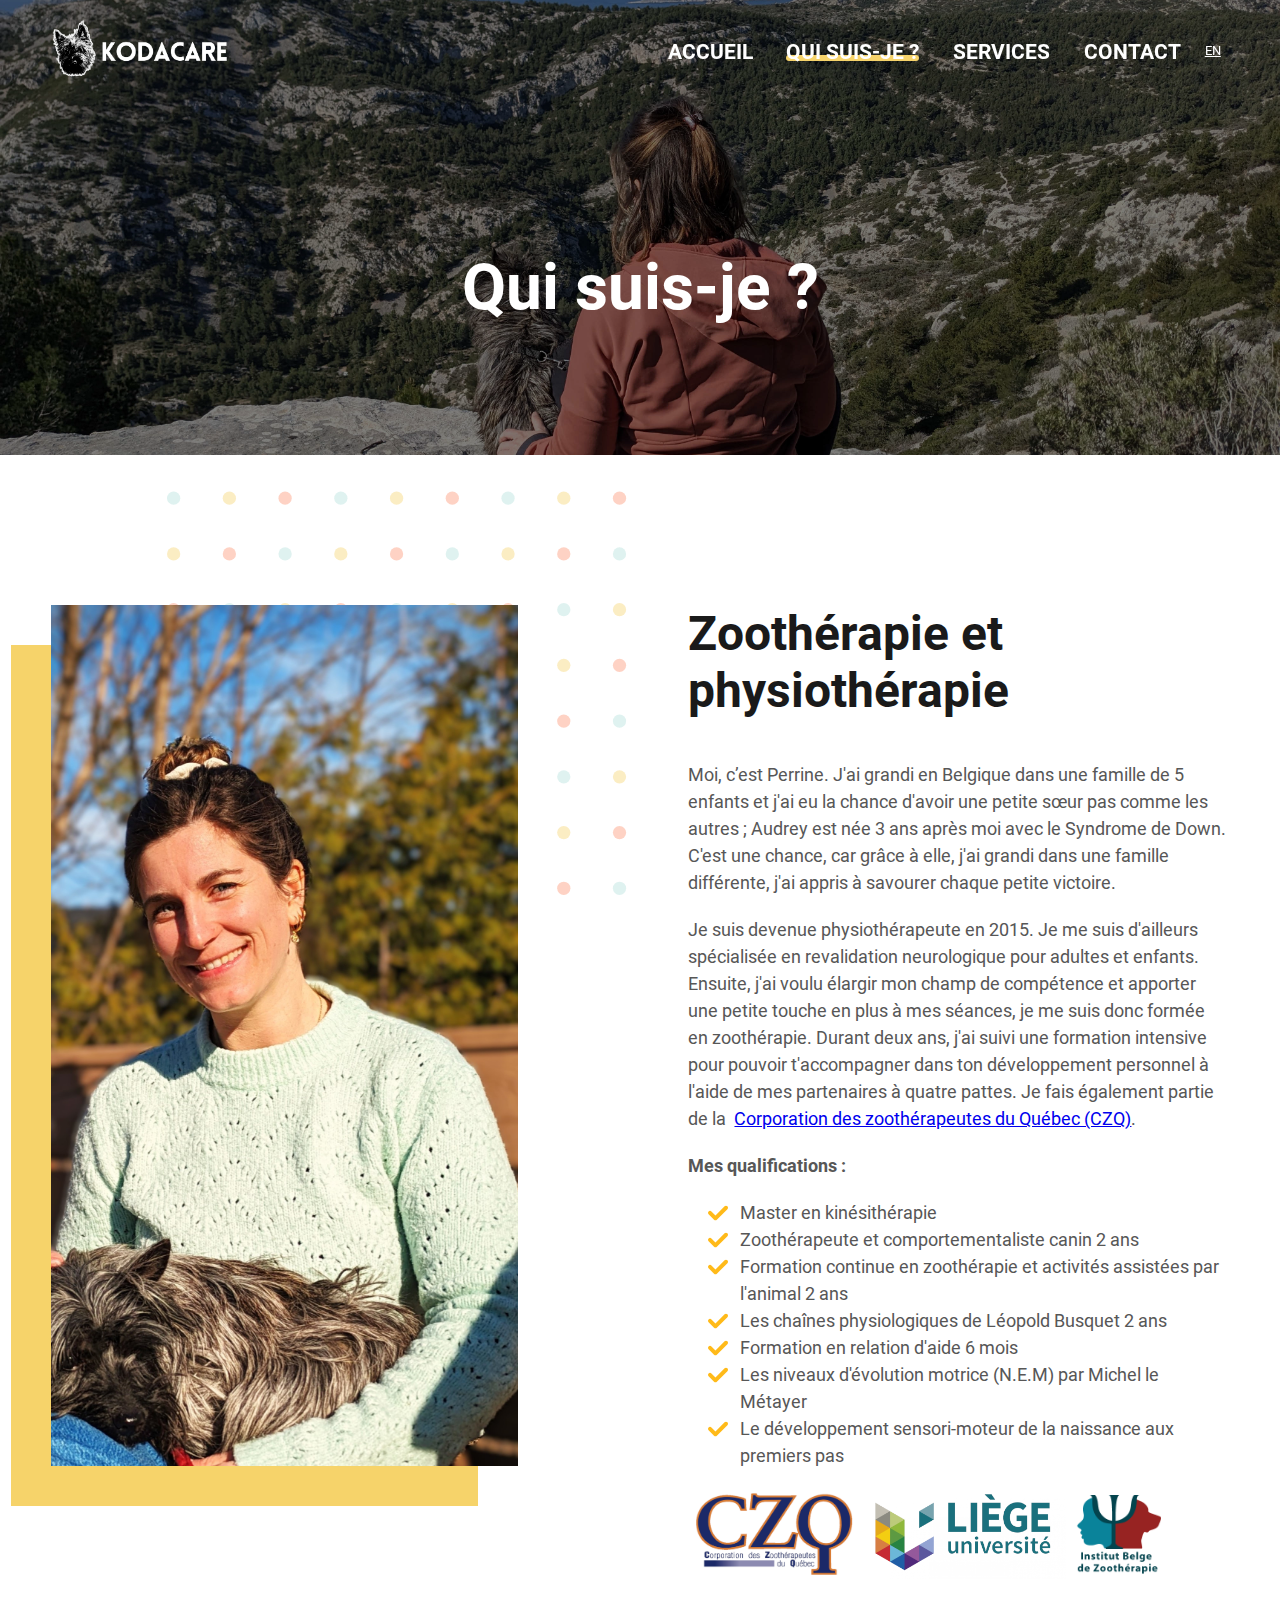
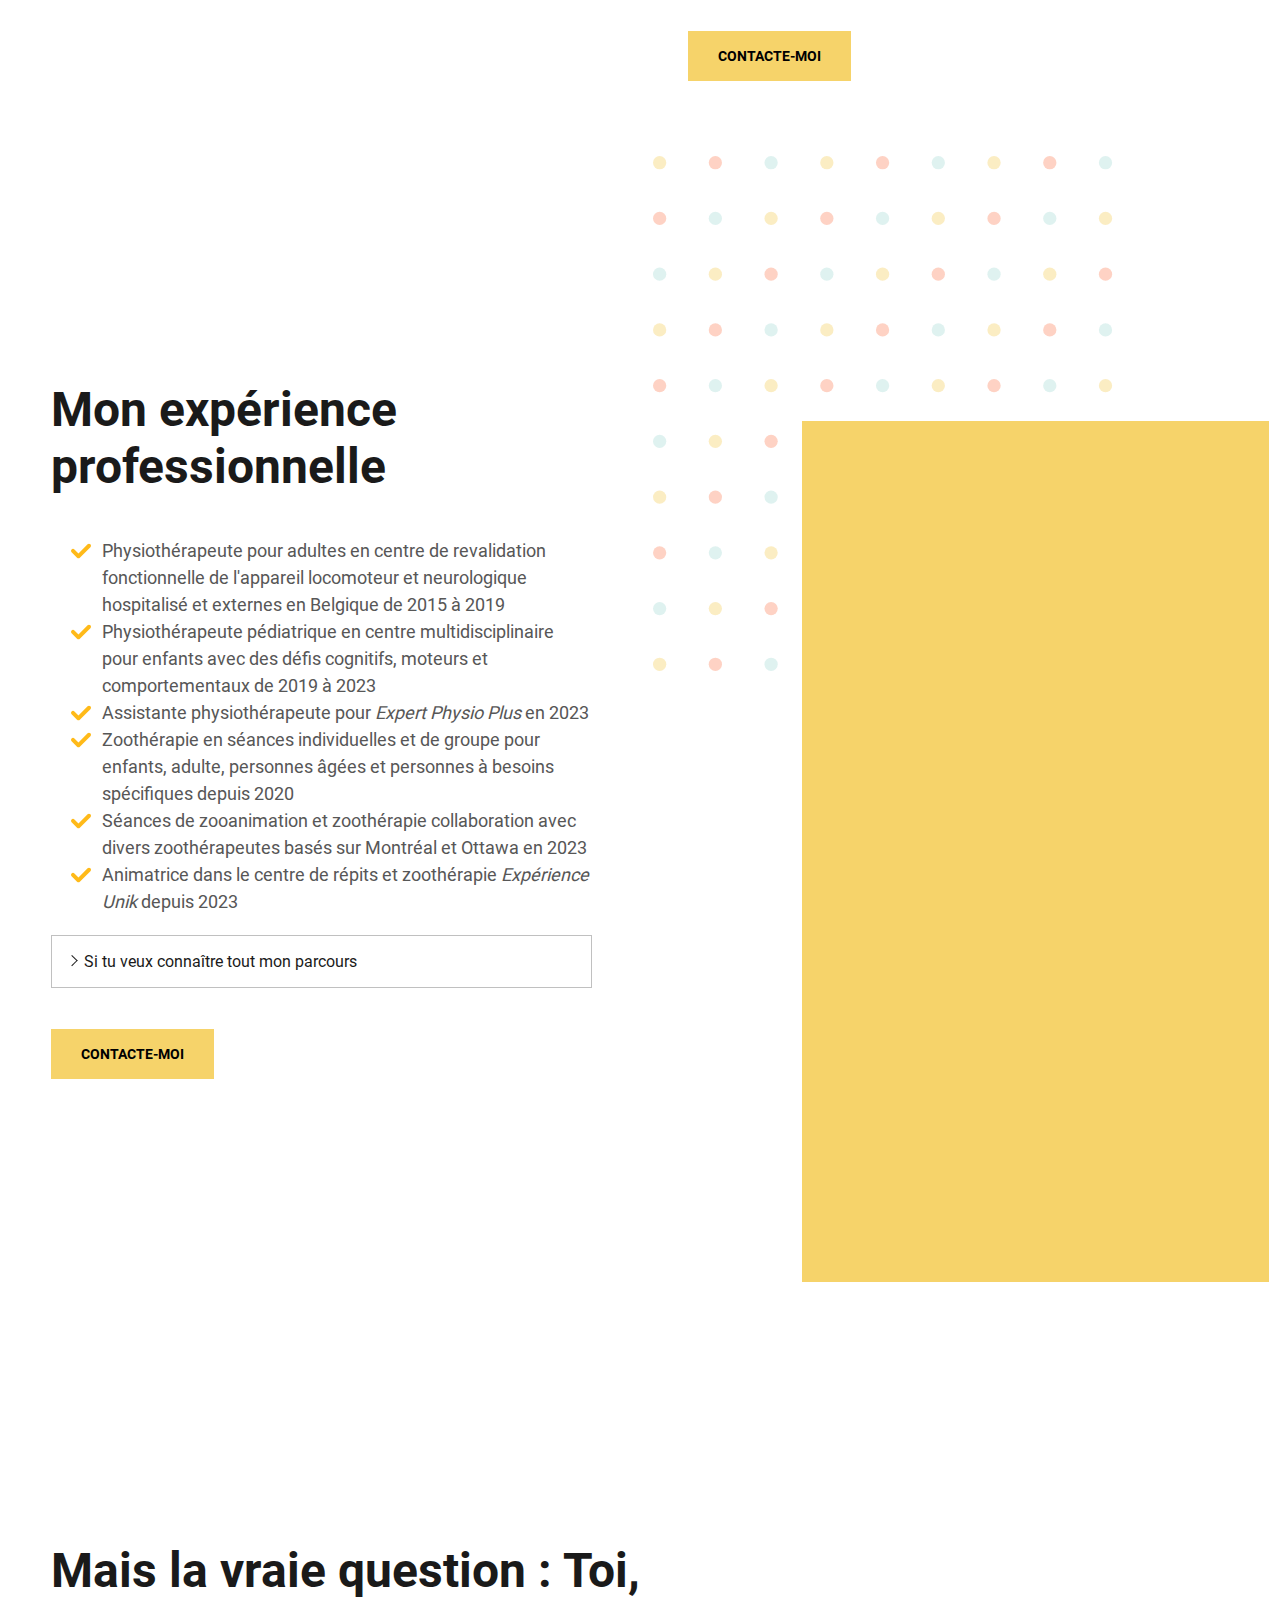
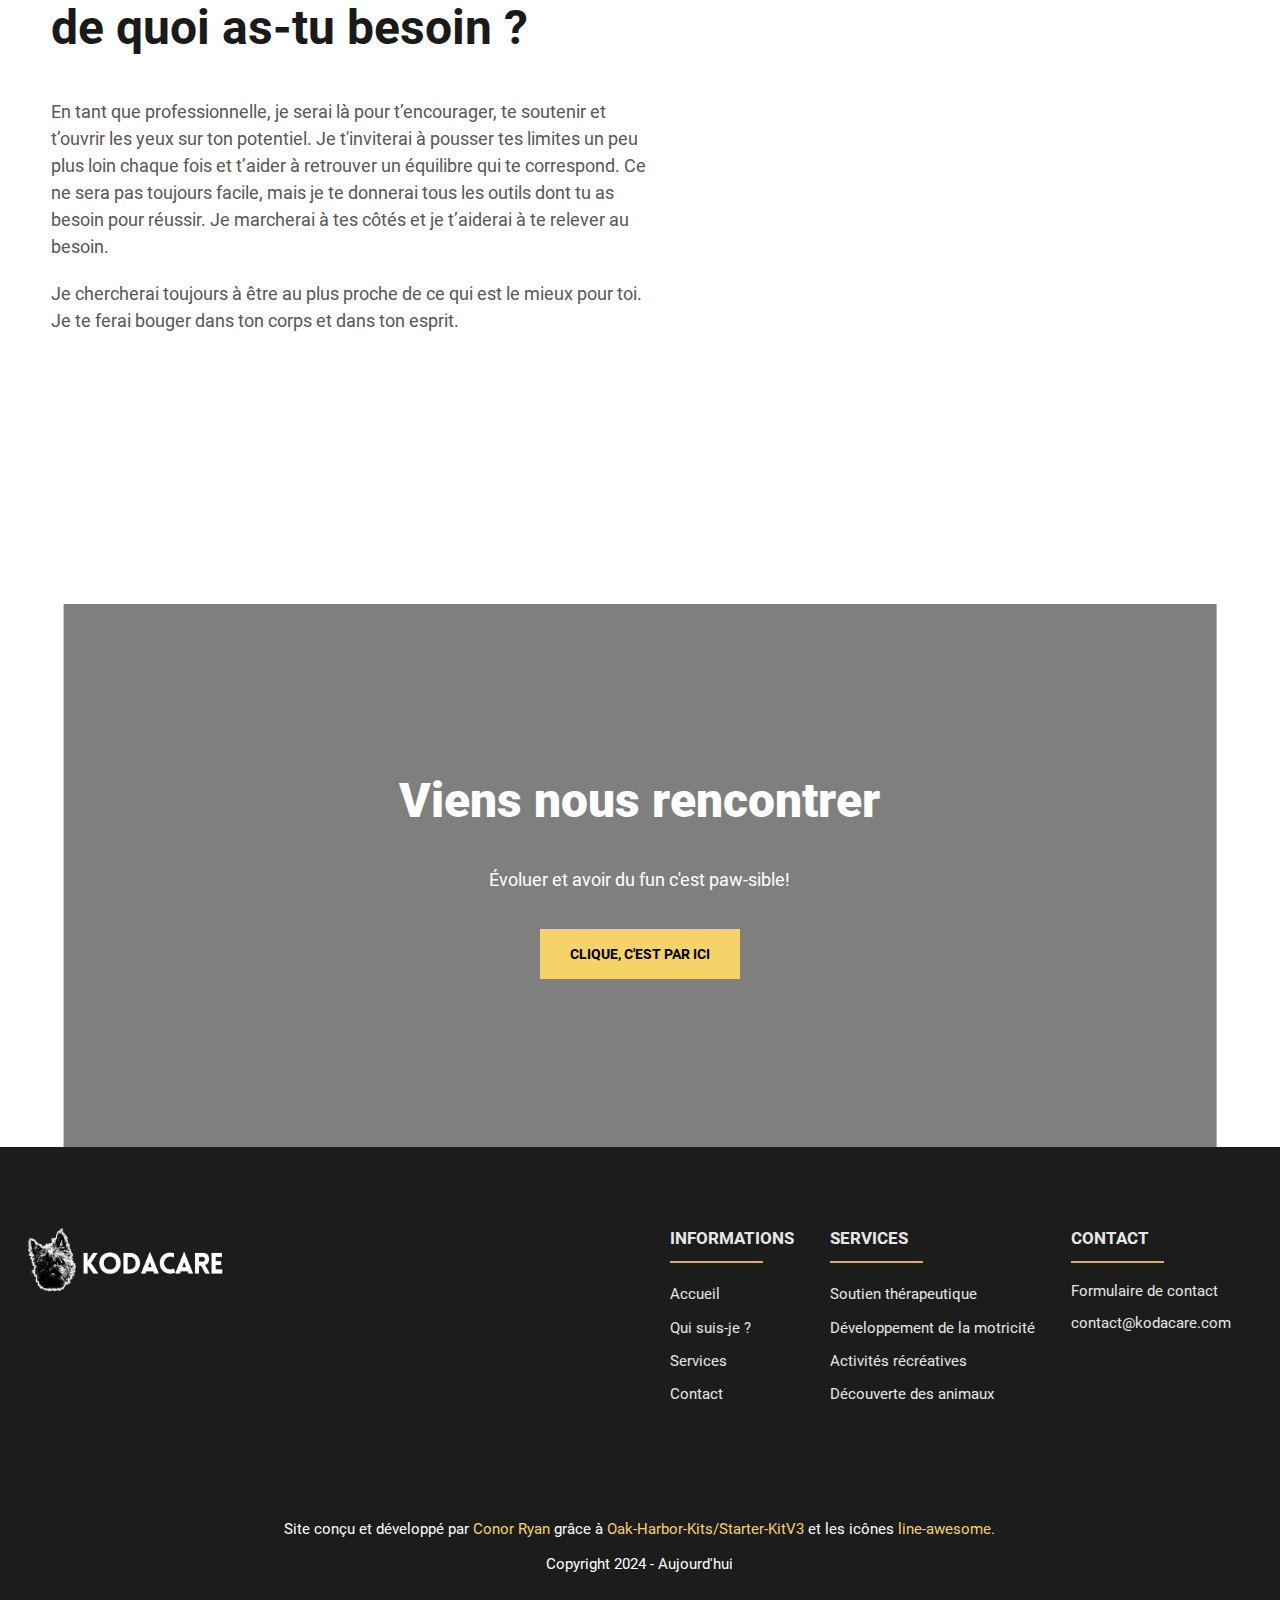
<file: about_fr.html>
<!DOCTYPE html>
<html lang="fr">

<head>
    <meta charset="UTF-8">
    <meta http-equiv="X-UA-Compatible" content="IE=edge">
    <meta name="viewport" content="width=device-width, initial-scale=1.0">

    <link rel="canonical" href="https://www.kodacare.com/about_fr.html">

    <meta name="description" content="Thérapies et activitées assistées par l'animal en région outaouaise.">
    <meta name="keywords" content="therapie assiste animal zootherapie emotionnel moteur motricity chien canitherapie">

    <!-- Analytics -->
    <script async src="https://www.googletagmanager.com/gtag/js?id=G-CGMPPM4YBJ"></script>
    <script>
        window.dataLayer = window.dataLayer || [];
        function gtag() { dataLayer.push(arguments); }
        gtag('js', new Date());
        gtag('config', 'G-CGMPPM4YBJ');
        gtag('consent', 'default', {
            'ad_storage': 'denied',
            'ad_user_data': 'denied',
            'ad_personalization': 'denied',
            'analytics_storage': 'denied'
        });
    </script>

    <!--Social Media Display-->
    <meta property="og:title" content="KodaCare - Thérapies assistées par l'animal">
    <meta property="og:description" content="Thérapies et activitées assistées par l'animal en région outaouaise.">
    <meta property="og:type" content="website">
    <meta property="og:url" content="https://www.kodacare.com/about_fr.html">
    <meta property="og:image" content="android-chrome-384x384.png">
    <meta property="og:image:secure_url" content="android-chrome-384x384.png">

    <!--Favicons https://realfavicongenerator.net/ -->
    <link rel="apple-touch-icon" sizes="180x180" href="apple-touch-icon.png">
    <link rel="icon" type="image/png" sizes="32x32" href="favicon-32x32.png">
    <link rel="icon" type="image/png" sizes="16x16" href="favicon-16x16.png">
    <link rel="manifest" href="site.webmanifest">
    <link rel="mask-icon" href="safari-pinned-tab.svg" color="#000000">
    <meta name="msapplication-TileColor" content="#ffc40d">
    <meta name="theme-color" content="#ffffff">

    <!-- Preload -->
    <link rel="preload" as="image" href="images/photos/koda-horizon.jpg">
    <link rel="preload" as="font" type="font/woff2" href="fonts/roboto-v29-latin-regular.woff2" crossorigin>
    <link rel="preload" as="font" type="font/woff2" href="fonts/roboto-v29-latin-700.woff2" crossorigin>

    <link rel="stylesheet" href="css/common.css">
    <link rel="stylesheet" href="css/calltoaction.css" media="print" onload="this.media='all'; this.onload=null;">
    <link rel="stylesheet" href="css/sidebyside.css" media="print" onload="this.media='all'; this.onload=null;">
    <link rel="stylesheet" href="css/collapsible.css" media="print" onload="this.media='all'; this.onload=null;">

    <noscript>
        <link rel="stylesheet" href="css/calltoaction.css">
        <link rel="stylesheet" href="css/sidebyside.css">
        <link rel="stylesheet" href="css/collapsible.css">
    </noscript>

    <title>KodaCare | Qui suis-je ?</title>
</head>

<body>
    <!--Screen reader skip main nav-->
    <a class="skip" aria-label="skip to main content" href="#main">Aller directement au contenu</a>

    <!-- ============================================ -->
    <!--                 Navigation                   -->
    <!-- ============================================ -->

    <div id="navigation">
        <div aria-hidden="true" class="background-color-div">
            <!--This div is used to overcome a z-index issue where the open
                #navbar-menu is on top of the #navigation. This bar places itself 
                the #navbar-menu so that menu appears behind the #navigation
            -->
        </div>
        <div class="container">
            <!-- Logo -->
            <a class="logo" aria-label="Revenir à la page d'accueil" href="index_fr.html">
                <img class="light" aria-hidden="true" src="images/logo/logo-full-white.png" decoding="async" alt="logo"
                    width="221" height="66">
                <img class="dark" aria-hidden="true" src="images/logo/logo-full-black.png" decoding="async"
                    loading="lazy" alt="logo" width="221" height="66">
            </a>

            <!--Main Nav-->
            <nav id="navbar-menu">
                <ul>
                    <li><a href="index_fr.html">Accueil</a></li>
                    <li><a class="active" href="about_fr.html">Qui suis-je ?</a></li>
                    <li><a href="services_fr.html">Services</a></li>
                    <li><a href="contact_fr.html">Contact</a></li>
                </ul>
            </nav>

            <!--Language selection-->
            <span id="language-select">
                <a href="about.html" aria-label="Voir la version anglaise de la page">EN</a>
            </span>

            <!--Mobile Nav toggle-->
            <button class="hamburger-menu">
                <span aria-hidden="true"></span>
            </button>
        </div>
    </div>

    <main id="main">

        <!-- ============================================ -->
        <!--                    LANDING                   -->
        <!-- ============================================ -->

        <section id="int-hero">
            <h1 id="home-h">Qui suis-je ?</h1>
            <picture>
                <source media="(min-width: 601px)" srcset="images/photos/koda-horizon.jpg">
                <img aria-hidden="true" loading="lazy" decoding="async" src="images/photos/koda-horizon.jpg"
                    alt="Koda et moi assis en regardant l'horizon" width="400" height="662">
            </picture>
        </section>

        <!-- ============================================ -->
        <!--                   About                      -->
        <!-- ============================================ -->

        <section class="sidebyside">
            <div class="container">
                <div class="content">
                    <h2 class="title">Zoothérapie et physiothérapie</h2>
                    <p>
                        Moi, c’est Perrine. J'ai grandi en Belgique dans une famille de 5 enfants et j'ai eu la chance d'avoir une petite sœur pas comme les autres ; Audrey est née 3 ans après moi avec le Syndrome de Down. C'est une chance, car grâce à elle, j'ai grandi dans une famille différente, j'ai appris à savourer chaque petite victoire.
                    </p>
                    <p>
                        Je suis devenue physiothérapeute en 2015. Je me suis d'ailleurs spécialisée en revalidation neurologique pour adultes et enfants. Ensuite, j'ai voulu élargir mon champ de compétence et apporter une petite touche en plus à mes séances, je me suis donc formée en zoothérapie. Durant deux ans, j'ai suivi une formation intensive pour pouvoir t'accompagner dans ton développement personnel à l'aide de mes partenaires à quatre pattes. Je fais également partie de la  <a href="https://corporationdeszootherapeutesduquebec.ca/quest-ce-que-la-zootherapie/">Corporation des zoothérapeutes du Québec (CZQ)</a>.
                    </p>
                    <p>
                        <strong>Mes qualifications :</strong>
                    </p>
                    <ul>
                        <li>
                            <img aria-hidden="true" loading="lazy" decoding="async" src="images/icons/check.svg"
                                alt="check mark" width="20" height="20">
                            <span>Master en kinésithérapie</span>
                        </li>
                        <li>
                            <img aria-hidden="true" loading="lazy" decoding="async" src="images/icons/check.svg"
                                alt="check mark" width="20" height="20">
                            <span>Zoothérapeute et comportementaliste canin 2 ans</span>
                        </li>
                        <li>
                            <img aria-hidden="true" loading="lazy" decoding="async" src="images/icons/check.svg"
                                alt="check mark" width="20" height="20">
                            <span>Formation continue en zoothérapie et activités assistées par l'animal 2 ans</span>
                        </li>
                        <li>
                            <img aria-hidden="true" loading="lazy" decoding="async" src="images/icons/check.svg"
                                alt="check mark" width="20" height="20">
                            <span>Les chaînes physiologiques de Léopold Busquet 2 ans</span>
                        </li>
                        <li>
                            <img aria-hidden="true" loading="lazy" decoding="async" src="images/icons/check.svg"
                                alt="check mark" width="20" height="20">
                            <span>Formation en relation d'aide 6 mois</span>
                        </li>
                        <li>
                            <img aria-hidden="true" loading="lazy" decoding="async" src="images/icons/check.svg"
                                alt="check mark" width="20" height="20">
                            <span>Les niveaux d'évolution motrice (N.E.M) par Michel le Métayer</span>
                        </li>
                        <li>
                            <img aria-hidden="true" loading="lazy" decoding="async" src="images/icons/check.svg"
                                alt="check mark" width="20" height="20">
                            <span>Le développement sensori-moteur de la naissance aux premiers pas</span>
                        </li>
                    </ul>
                    <p>
                        <img aria-hidden="true" loading="lazy" decoding="async" src="images/external/czq.png"
                        alt="CZQ logo" height="90">
                        <img aria-hidden="true" loading="lazy" decoding="async" src="images/external/univ_liege.png"
                        alt="Université de Liège logo" height="90">
                        <img aria-hidden="true" loading="lazy" decoding="async"
                        src="images/external/institut_belge_zoo.png" alt="Institut Belge de Zootherapie logo"
                        height="90">
                    </p>

                    <a class="button-solid" href="contact_fr.html">Contacte-moi</a>
                </div>
                <picture class="image-box">
                    <source media="(min-width: 601px)" srcset="images/photos/about-me-photo.jpg">
                    <img aria-hidden="true" loading="lazy" decoding="async" src="images/photos/about-me-photo.jpg"
                        alt="Photo de Perrine avec son chien Koda sur les genoux" width="400" height="662">
                </picture>
            </div>
        </section>

        <section class="sidebyside reverse">
            <div class="container">
                <div class="content">
                    <h2 class="title">Mon expérience professionnelle</h2>
                    <ul>
                        <li>
                            <img aria-hidden="true" loading="lazy" decoding="async" src="images/icons/check.svg"
                                alt="check mark" width="20" height="20">
                            <span>Physiothérapeute pour adultes en centre de revalidation fonctionnelle de l'appareil locomoteur et neurologique hospitalisé et externes en Belgique de 2015 à 2019</span>
                        </li>
                        <li>
                            <img aria-hidden="true" loading="lazy" decoding="async" src="images/icons/check.svg"
                                alt="check mark" width="20" height="20">
                            <span>Physiothérapeute pédiatrique en centre multidisciplinaire pour enfants avec des défis cognitifs, moteurs et comportementaux de 2019 à 2023</span>
                        </li>
                        <li>
                            <img aria-hidden="true" loading="lazy" decoding="async" src="images/icons/check.svg"
                                alt="check mark" width="20" height="20">
                            <span>Assistante physiothérapeute pour <em>Expert Physio Plus</em> en 2023</span>
                        </li>
                        <li>
                            <img aria-hidden="true" loading="lazy" decoding="async" src="images/icons/check.svg"
                                alt="check mark" width="20" height="20">
                            <span>Zoothérapie en séances individuelles et de groupe pour enfants, adulte, personnes âgées et personnes à besoins spécifiques depuis 2020</span>
                        </li>
                        <li>
                            <img aria-hidden="true" loading="lazy" decoding="async" src="images/icons/check.svg"
                                alt="check mark" width="20" height="20">
                            <span>Séances de zooanimation et zoothérapie collaboration avec divers zoothérapeutes basés sur Montréal et Ottawa en 2023</span>
                        </li>
                        <li>
                            <img aria-hidden="true" loading="lazy" decoding="async" src="images/icons/check.svg"
                                alt="check mark" width="20" height="20">
                            <span>Animatrice dans le centre de répits et zoothérapie <em>Expérience Unik</em> depuis 2023</span>
                        </li>
                    </ul>
                    <div class="collapsible">
                        <label>
                            <input type="checkbox" />Si tu veux connaître tout mon parcours
                        </label>
                        <div>
                            <p>
                                J'ai travaillé en Belgique jusqu'en 2019 dans un centre de revalidation fonctionnelle pour personnes polytraumatisées et avec des atteintes neurologiques (paralysie, neuropathie, traumatisme crânien, Guillain-barré, polyfractures, complications post-opératoires). J'ai eu la chance de pouvoir accompagner mes patients de leur admission au centre jusqu'à leur retour au domicile. Les hospitalisations durent en moyenne de 6 mois à 1 an, ce qui m'a permis d’évoluer avec eux tant au niveau humain que physique. Mon objectif étant de les aider à retrouver un maximum d'autonomie pour leur vie quotidienne.
                            </p>
                            <p>
                                Suite à cela, j'ai travaillé principalement dans le domaine de la pédiatrie. Au Panama dans une école pour enfants et adolescent avec des besoins spécifiques, ainsi qu'en tant que bénévole que pour une association visant à développer des activités ludiques et éducatives. En Belgique en tant qu'indépendante et dans deux centres multidisciplinaires ; <em>Arcocha</em> et <em>La Manivelle</em>.
                            </p>
                            <p>
                                En 2020, je me suis formée en zoothérapie via une formation intensive de deux ans. Mes formateurs étant des professionnels en relation d'aide et psychothérapie, j'ai acquis plus de connaissance et de compétences pour pouvoir également t'accompagner dans ton évolution personnelle et émotionnelle. J'ai également suivi régulièrement des séances de coaching pour avoir une meilleure connaissance de moi-même.
                            </p>
                            <p>
                                Depuis mon arrivée au Canada, en 2023, j'ai travaillé comme assistante en physiothérapie pour <em>Expert Physio Plus</em> durant quelques mois pour ensuite me tourner plus spécifiquement vers la zoothérapie où j'ai eu la chance de collaborer avec des zoothérapeutes à Montréal et à Ottawa. Actuellement, parallèlement à mes services de zoothérapie à titre d'indépendante, je travaille comme animatrice dans le centre de répit et zoothérapie <em>Expérience Unik</em>.
                            </p>
                        </div>
                    </div>
                    <a class="button-solid" href="contact_fr.html">Contacte-moi</a>
                </div>
                <picture class="image-box">
                    <source media="(min-width: 601px)" srcset="images/photos/koda-heel-2.jpg">
                    <img aria-hidden="true" loading="lazy" decoding="async" src="images/photos/koda-heel-2.jpg"
                        alt="Photo de Perrine avec Koda au pied" width="400" height="662">
                </picture>
            </div>
        </section>

        <section class="sidebyside double">
            <div class="container">
                <div class="content">
                    <h2 class="title">Mais la vraie question : Toi, de quoi as-tu besoin ?</h2>
                    <p>
                        En tant que professionnelle, je serai là pour t’encourager, te soutenir et t’ouvrir les yeux sur ton potentiel. Je t'inviterai à pousser tes limites un peu plus loin chaque fois et t’aider à retrouver un équilibre qui te correspond. Ce ne sera pas toujours facile, mais je te donnerai tous les outils dont tu as besoin pour réussir. Je marcherai à tes côtés et je t’aiderai à te relever au besoin.
                    </p>
                    <p>
                        Je chercherai toujours à être au plus proche de ce qui est le mieux pour toi. Je te ferai bouger dans ton corps et dans ton esprit.
                    </p>
                </div>
            </div>
        </section>

        <!-- ============================================ -->
        <!--             Final Call to Action             -->
        <!-- ============================================ -->

        <section id="cta">
            <div class="container">
                <h2 class="title">Viens nous rencontrer</h2>
                <p>
                    Évoluer et avoir du fun c'est paw-sible!
                </p>
                <a href="contact_fr.html" class="button-solid">Clique, c'est par ici</a>
            </div>
            <picture>
                <source media="(min-width: 601px)" srcset="images/photos/koda-walk-in-snow.jpg">
                <img aria-hidden="true" loading="lazy" decoding="async" src="images/photos/koda-walk-in-snow.jpg"
                    alt="Koda et moi qui marchons dans la neige" width="1920" height="1280">
            </picture>
        </section>

    </main>

    <!-- ============================================ -->
    <!--                   Footer                     -->
    <!-- ============================================ -->

    <footer id="footer">
        <div class="container">
            <div class="left-section">
                <a class="logo" href="index_fr.html"><img loading="lazy" decoding="async"
                        src="images/logo/logo-full-white.png" alt="logo" width="264" height="78"></a>
            </div>
            <div class="right-section">
                <div class="lists">
                    <ul>
                        <li>
                            <h2>Informations</h2>
                        </li>
                        <li><a href="index_fr.html">Accueil</a></li>
                        <li><a href="about_fr.html">Qui suis-je ?</a></li>
                        <li><a href="services_fr.html">Services</a></li>
                        <li><a href="contact_fr.html">Contact</a></li>
                    </ul>
                    <ul>
                        <li>
                            <h2>Services</h2>
                        </li>
                        <li>Soutien thérapeutique</li>
                        <li>Développement de la motricité</li>
                        <li>Activités récréatives</li>
                        <li>Découverte des animaux</li>
                    </ul>
                    <ul>
                        <li>
                            <h2>Contact</h2>
                        </li>
                        <li><a href="contact_fr.html">Formulaire de contact</a></li>
                        <li><a href="mailto:contact@kodacare.com">contact@kodacare.com</a></li>
                    </ul>
                </div>
            </div>
        </div>

        <div class="credit">
            <span>Site conçu et développé par </span>
            <a href="https://github.com/conorryan" target="_blank" rel="noopener">Conor Ryan</a>
            <span>grâce à <a href="https://github.com/Oak-Harbor-Kits/Starter-KitV3" target="_blank"
                    rel="noopener">Oak-Harbor-Kits/Starter-KitV3</a></span>
            <span>et les icônes <a href="https://icons8.com/line-awesome" target="_blank"
                    rel="noopener">line-awesome.</a></span>
            <br><span class="copyright"> Copyright 2024 - Aujourd'hui</span>
        </div>
    </footer>

    <script defer src="js/nav.js"></script>
    <script defer src="js/scroll.js"></script>
</body>

</html>
</file>
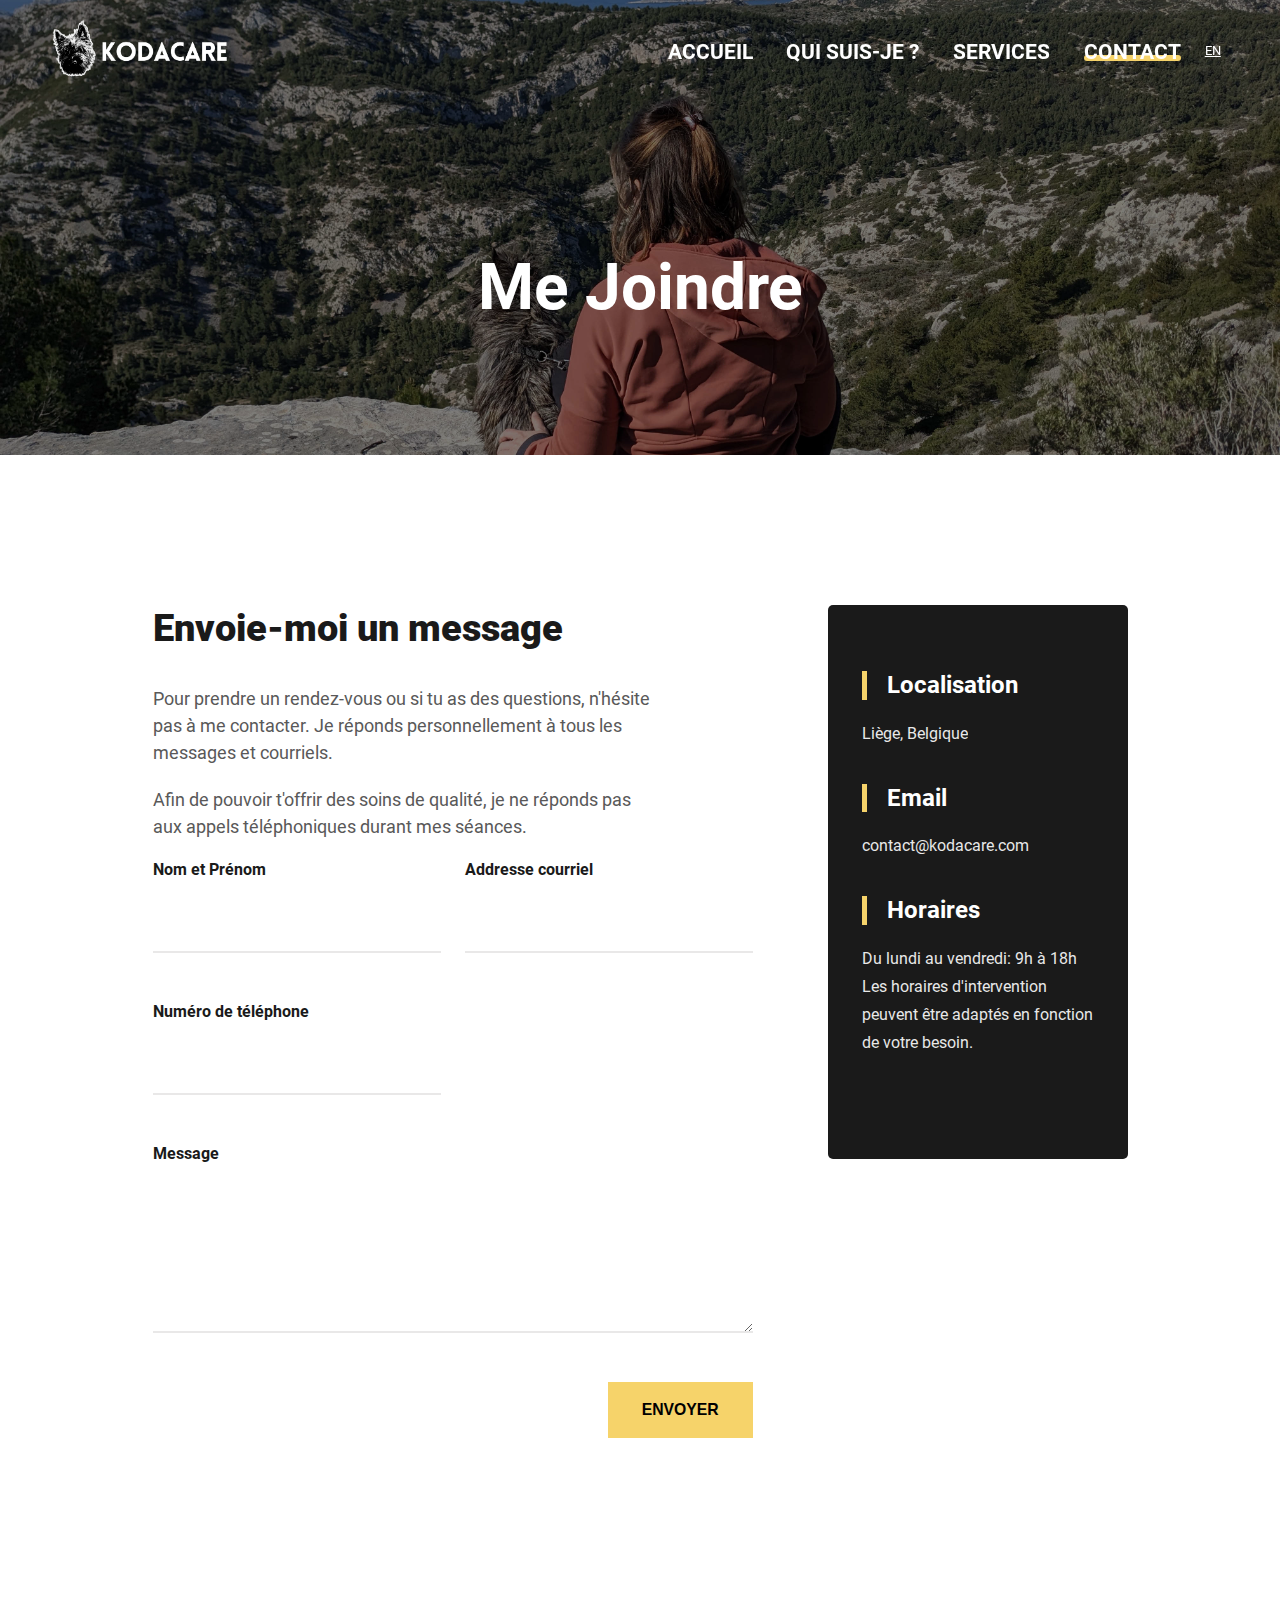
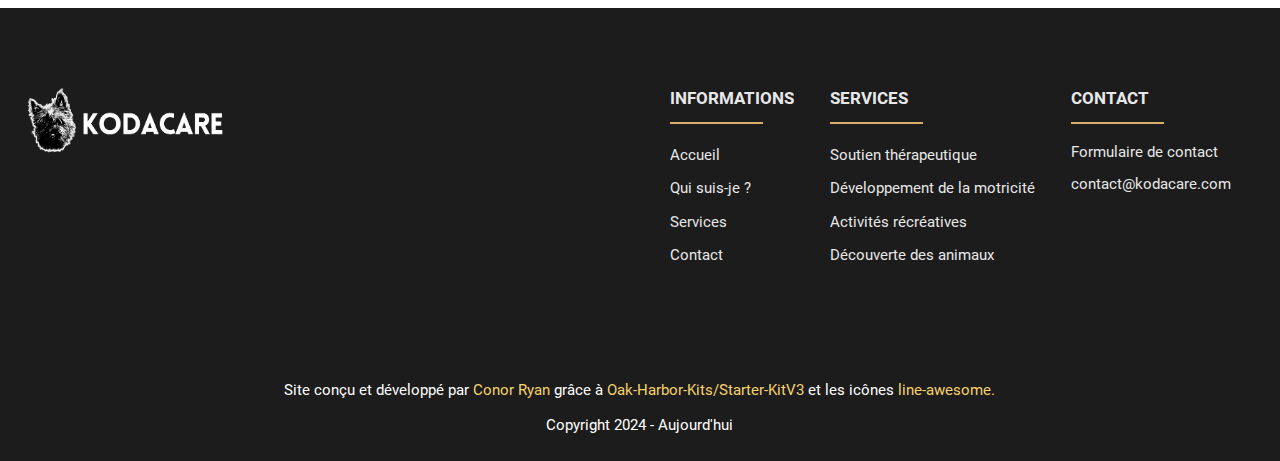
<file: contact.html>
<!DOCTYPE html>
<html lang="fr">

<head>
    <meta charset="UTF-8">
    <meta http-equiv="X-UA-Compatible" content="IE=edge">
    <meta name="viewport" content="width=device-width, initial-scale=1.0">

    <link rel="canonical" href="https://www.kodacare.com/contact.html">

    <meta name="description" content="Thérapies et activitées assistées par l'animal en Belgique.">
    <meta name="keywords" content="therapie assiste animal zootherapie emotionnel moteur motricity chien canitherapie">

    <!-- Analytics -->
    <script async src="https://www.googletagmanager.com/gtag/js?id=G-CGMPPM4YBJ"></script>
    <script>
        window.dataLayer = window.dataLayer || [];
        function gtag() { dataLayer.push(arguments); }
        gtag('js', new Date());
        gtag('config', 'G-CGMPPM4YBJ');
        gtag('consent', 'default', {
            'ad_storage': 'denied',
            'ad_user_data': 'denied',
            'ad_personalization': 'denied',
            'analytics_storage': 'denied'
        });
    </script>

    <!--Social Media Display-->
    <meta property="og:title" content="KodaCare - Thérapies assistées par l'animal">
    <meta property="og:description" content="Thérapies et activitées assistées par l'animal en Belgique.">
    <meta property="og:type" content="website">
    <meta property="og:url" content="https://www.kodacare.com/contact.html">
    <meta property="og:image" content="android-chrome-384x384.png">
    <meta property="og:image:secure_url" content="android-chrome-384x384.png">

    <!--Favicons https://realfavicongenerator.net/ -->
    <link rel="apple-touch-icon" sizes="180x180" href="apple-touch-icon.png">
    <link rel="icon" type="image/png" sizes="32x32" href="favicon-32x32.png">
    <link rel="icon" type="image/png" sizes="16x16" href="favicon-16x16.png">
    <link rel="manifest" href="site.webmanifest">
    <link rel="mask-icon" href="safari-pinned-tab.svg" color="#000000">
    <meta name="msapplication-TileColor" content="#ffc40d">
    <meta name="theme-color" content="#ffffff">

    <!-- Preload -->
    <link rel="preload" as="image" href="images/photos/koda-horizon.jpg">
    <link rel="preload" as="font" type="font/woff2" href="fonts/roboto-v29-latin-regular.woff2" crossorigin>
    <link rel="preload" as="font" type="font/woff2" href="fonts/roboto-v29-latin-700.woff2" crossorigin>

    <link rel="stylesheet" href="css/common.css">
    <link rel="stylesheet" href="css/contact.css" media="print" onload="this.media='all'; this.onload=null;">
    <noscript>
        <link rel="stylesheet" href="css/contact.css">
    </noscript>

    <title>KodaCare | Me Contacter</title>
</head>

<body>
    <!--Screen reader skip main nav-->
    <a class="skip" aria-label="skip to main content" href="#main">Aller directement au contenu</a>

    <!-- ============================================ -->
    <!--                 Navigation                   -->
    <!-- ============================================ -->

    <div id="navigation">
        <div aria-hidden="true" class="background-color-div">
            <!--This div is used to overcome a z-index issue where the open
                #navbar-menu is on top of the #navigation. This bar places itself 
                the #navbar-menu so that menu appears behind the #navigation
            -->
        </div>
        <div class="container">
            <!-- Logo -->
            <a class="logo" aria-label="Revenir à la page d'accueil" href="index.html">
                <img class="light" aria-hidden="true" src="images/logo/logo-full-white.png" decoding="async" alt="logo"
                    width="221" height="66">
                <img class="dark" aria-hidden="true" src="images/logo/logo-full-black.png" decoding="async"
                    loading="lazy" alt="logo" width="221" height="66">
            </a>

            <!--Main Nav-->
            <nav id="navbar-menu">
                <ul>
                    <li><a href="index.html">Accueil</a></li>
                    <li><a href="about.html">Qui suis-je ?</a></li>
                    <li><a href="services.html">Services</a></li>
                    <li><a class="active" href="contact.html">Contact</a></li>
                </ul>
            </nav>

            <!--Language selection-->
            <span id="language-select">
                <a href="contact_en.html" aria-label="Voir la version anglaise de la page">EN</a>
            </span>

            <!--Mobile Nav toggle-->
            <button class="hamburger-menu">
                <span aria-hidden="true"></span>
            </button>
        </div>
    </div>

    <main id="main">

        <!-- ============================================ -->
        <!--                    LANDING                   -->
        <!-- ============================================ -->

        <section id="int-hero">
            <h1 id="home-h">Me Joindre</h1>
            <picture>
                <source media="(min-width: 601px)" srcset="images/photos/koda-horizon.jpg">
                <img aria-hidden="true" loading="lazy" decoding="async" src="images/photos/koda-horizon.jpg"
                    alt="Koda et moi assis en regardant l'horizon" width="400" height="662">
            </picture>
        </section>

        <!-- ============================================ -->
        <!--                    FORM                      -->
        <!-- ============================================ -->

        <section id="form">
            <div class="left-section">
                <p id="contact-ok" style="display: none;">
                    <img aria-hidden="true" loading="lazy" decoding="async" src="images/icons/check.svg"
                        alt="check mark" width="20" height="20">
                    Merci de m'avoir contactée! Je te reviens dès que possible.
                </p>
                <h2 class="title">Envoie-moi un message</h2>
                <p>
                    Pour prendre un rendez-vous ou si tu as des questions, n'hésite pas à me contacter. Je réponds
                    personnellement à tous les messages et courriels.
                </p>
                <p>
                    Afin de pouvoir t'offrir des soins de qualité, je ne réponds pas aux appels téléphoniques durant mes
                    séances.
                </p>
                <form id="contact" name="Contact Form" method="post" action="https://api.staticforms.xyz/submit">
                    <input type="hidden" name="accessKey" value="bdd6870a-6f06-4a21-b023-882487ca79bd">
                    <input type="text" name="honeypot" style="display: none;">
                    <input type="hidden" name="redirectTo"
                        value="https://www.kodacare.com/contact.html?contact-ok=yes">

                    <div class="input-group full">
                        <label for="name">Nom et Prénom</label>
                        <input id="name" aria-label="Nom et Prénom" class="input1" name="name" type="text" tabindex="0"
                            required>
                        <div aria-hidden="true" class="hover-box"></div>
                    </div>

                    <div class="input-group">
                        <label for="email">Addresse courriel</label>
                        <input id="email" aria-label="Addresse courriel" class="input1 right" name="email" type="email"
                            required>
                        <div aria-hidden="true" class="hover-box"></div>
                    </div>

                    <div class="input-group">
                        <label for="phone">Numéro de téléphone</label>
                        <input id="phone" aria-label="Numéro de téléphone" class="input1" name="phone" type="tel">
                        <div aria-hidden="true" class="hover-box"></div>
                    </div>

                    <div class="input-group textarea full">
                        <label for="message">Message</label>
                        <textarea id="message" aria-label="Message" name="$message" required></textarea>
                        <div aria-hidden="true" class="hover-box"></div>
                    </div>

                    <p class="form-submit">
                        <button name="submit" type="submit" id="contact-submit" class="button-solid"
                            data-submit="...Sending">Envoyer</button>
                    </p>
                </form>
            </div>
            <div class="contact-right">
                <div class="info-group">
                    <span class="heading">Localisation</span>
                    <span class="info">Liège, Belgique</span>
                </div>
                <!--<div class="info-group">
                    <span class="heading">Instagram</span>
                    <a class="info" href="https://www.instagram.com/COMING_SOON">@Coming soon</a>
                </div>-->
                <div class="info-group">
                    <span class="heading">Email</span>
                    <a class="info" href="mailto:contact@kodacare.com">contact@kodacare.com</a>
                </div>
                <div class="info-group">
                    <span class="heading">Horaires</span>
                    <span class="info">Du lundi au vendredi: 9h à 18h</span>
                    <span class="info last">Les horaires d'intervention peuvent être adaptés en fonction de votre
                        besoin.</span>
                </div>
            </div>
        </section>

    </main>

    <!-- ============================================ -->
    <!--                   Footer                     -->
    <!-- ============================================ -->

    <footer id="footer">
        <div class="container">
            <div class="left-section">
                <a class="logo" href="index.html"><img loading="lazy" decoding="async"
                        src="images/logo/logo-full-white.png" alt="logo" width="264" height="78"></a>
            </div>
            <div class="right-section">
                <div class="lists">
                    <ul>
                        <li>
                            <h2>Informations</h2>
                        </li>
                        <li><a href="index.html">Accueil</a></li>
                        <li><a href="about.html">Qui suis-je ?</a></li>
                        <li><a href="services.html">Services</a></li>
                        <li><a href="contact.html">Contact</a></li>
                    </ul>
                    <ul>
                        <li>
                            <h2>Services</h2>
                        </li>
                        <li>Soutien thérapeutique</li>
                        <li>Développement de la motricité</li>
                        <li>Activités récréatives</li>
                        <li>Découverte des animaux</li>
                    </ul>
                    <ul>
                        <li>
                            <h2>Contact</h2>
                        </li>
                        <li><a href="contact.html">Formulaire de contact</a></li>
                        <li><a href="mailto:contact@kodacare.com">contact@kodacare.com</a></li>
                    </ul>
                </div>
            </div>
        </div>

        <div class="credit">
            <span>Site conçu et développé par </span>
            <a href="https://github.com/conorryan" target="_blank" rel="noopener">Conor Ryan</a>
            <span>grâce à <a href="https://github.com/Oak-Harbor-Kits/Starter-KitV3" target="_blank"
                    rel="noopener">Oak-Harbor-Kits/Starter-KitV3</a></span>
            <span>et les icônes <a href="https://icons8.com/line-awesome" target="_blank"
                    rel="noopener">line-awesome.</a></span>
            <br><span class="copyright"> Copyright 2024 - Aujourd'hui</span>
        </div>
    </footer>

    <script defer src="js/nav.js"></script>
    <script defer src="js/scroll.js"></script>
    <script defer src="js/contact-ok.js"></script>
</body>

</html>
</file>
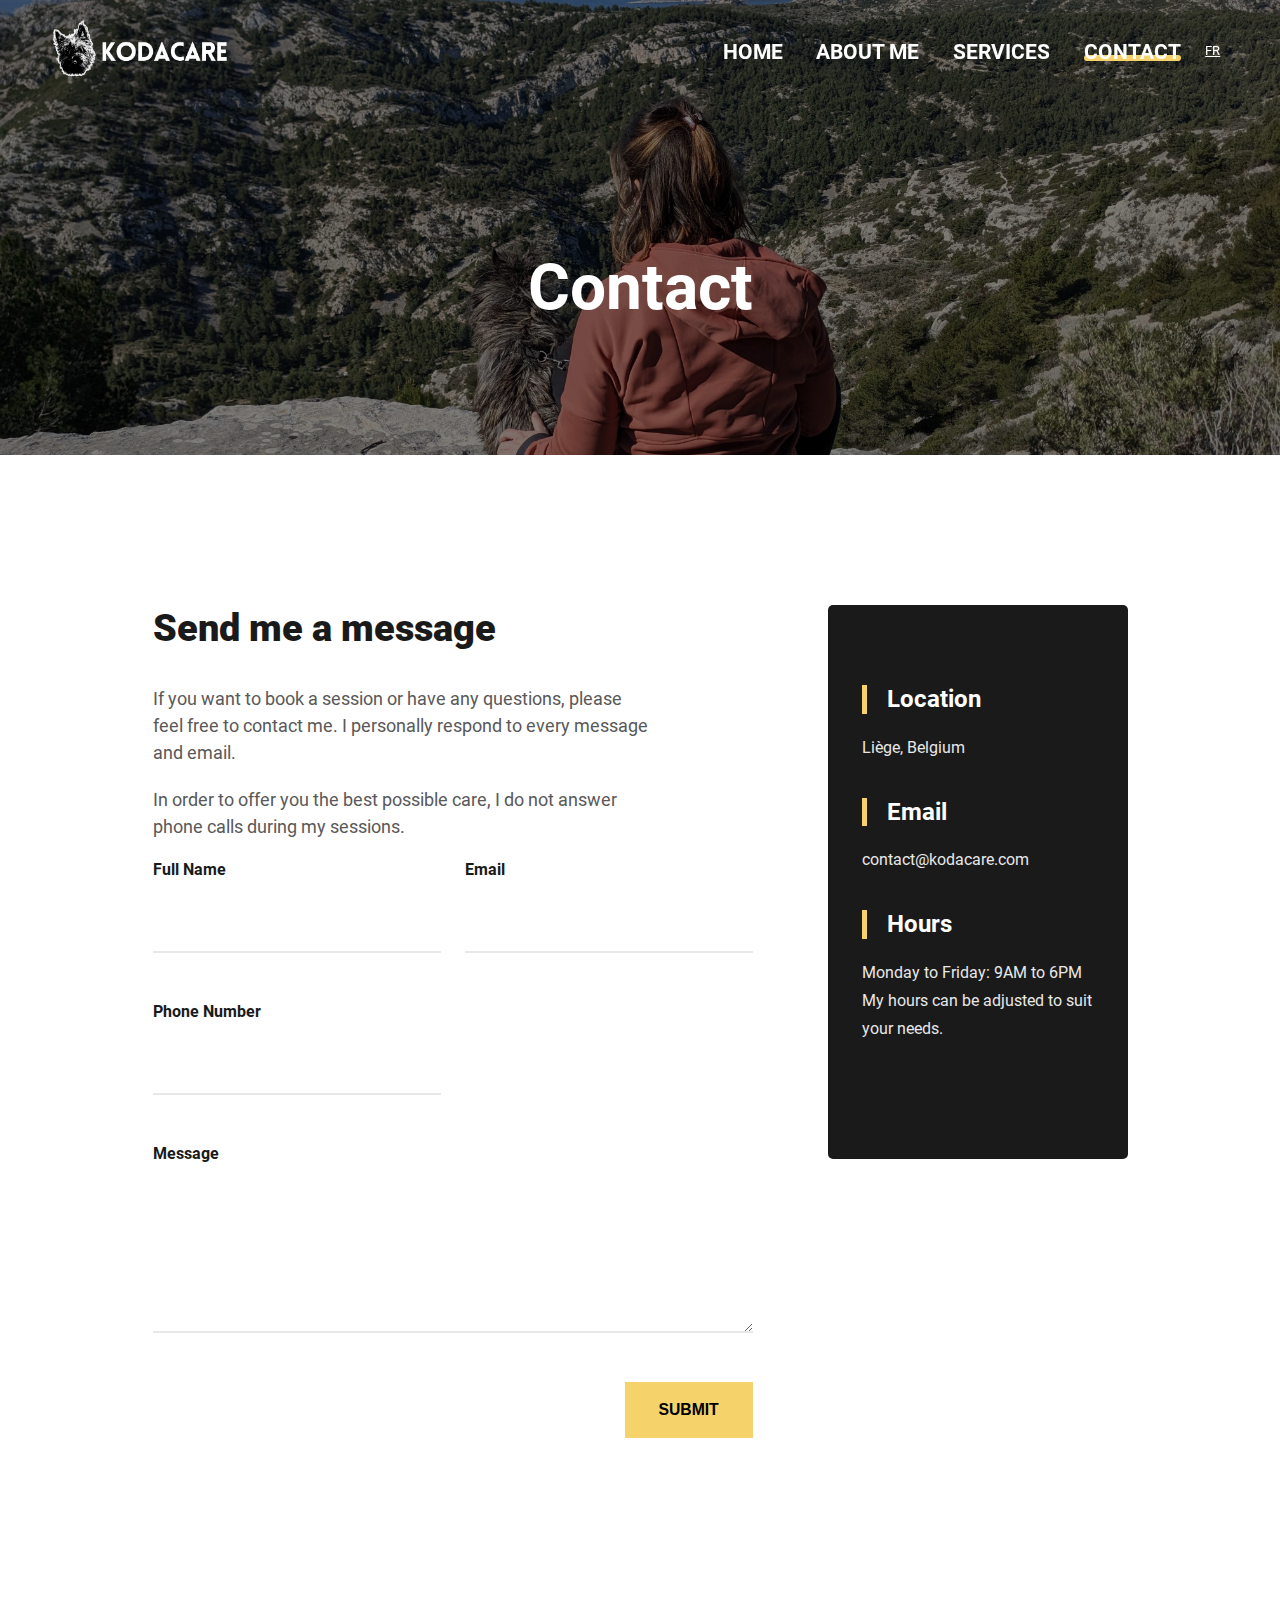
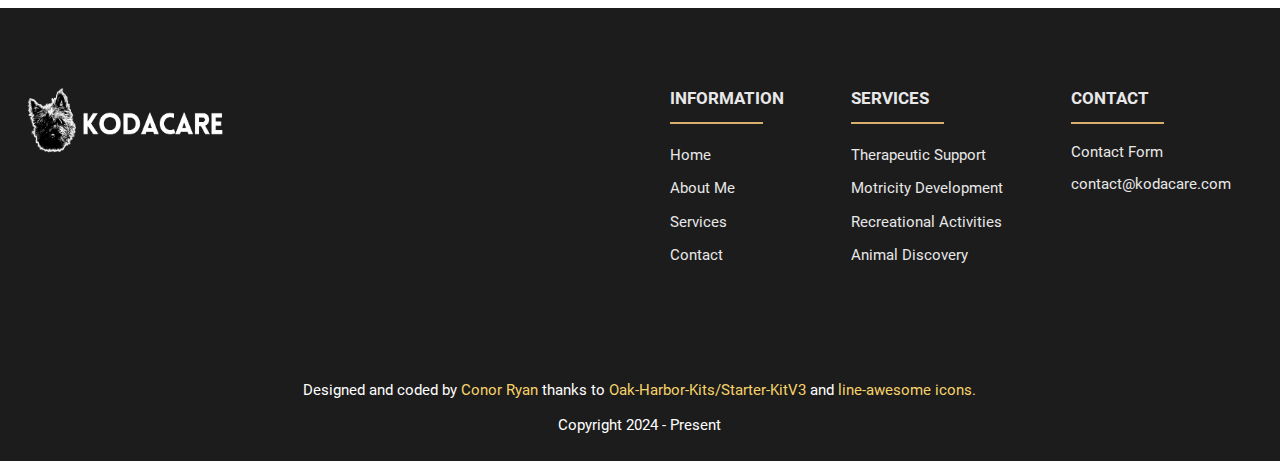
<file: contact_en.html>
<!DOCTYPE html>
<html lang="en">

<head>
    <meta charset="UTF-8">
    <meta http-equiv="X-UA-Compatible" content="IE=edge">
    <meta name="viewport" content="width=device-width, initial-scale=1.0">

    <link rel="canonical" href="https://www.kodacare.com/contact_en.html">

    <meta name="description"
        content="Animal-Assisted Therapy for therapeutic, motor aid, recreational and educational activities.">
    <meta name="keywords" content="animal assisted therapy zootherapy emotional motricity physiotherapy dog canine">

    <!-- Analytics -->
    <script async src="https://www.googletagmanager.com/gtag/js?id=G-CGMPPM4YBJ"></script>
    <script>
        window.dataLayer = window.dataLayer || [];
        function gtag() { dataLayer.push(arguments); }
        gtag('js', new Date());
        gtag('config', 'G-CGMPPM4YBJ');
        gtag('consent', 'default', {
            'ad_storage': 'denied',
            'ad_user_data': 'denied',
            'ad_personalization': 'denied',
            'analytics_storage': 'denied'
        });
    </script>

    <!--Social Media Display-->
    <meta property="og:title" content="KodaCare - Animal-Assisted Therapy">
    <meta property="og:description"
        content="Animal-Assisted Therapy for therapeutic, motor aid, recreational and educational activities.">
    <meta property="og:type" content="website">
    <meta property="og:url" content="https://www.kodacare.com/contact_en.html">
    <meta property="og:image" content="android-chrome-384x384.png">
    <meta property="og:image:secure_url" content="android-chrome-384x384.png">

    <!--Favicons https://realfavicongenerator.net/ -->
    <link rel="apple-touch-icon" sizes="180x180" href="apple-touch-icon.png">
    <link rel="icon" type="image/png" sizes="32x32" href="favicon-32x32.png">
    <link rel="icon" type="image/png" sizes="16x16" href="favicon-16x16.png">
    <link rel="manifest" href="site.webmanifest">
    <link rel="mask-icon" href="safari-pinned-tab.svg" color="#000000">
    <meta name="msapplication-TileColor" content="#ffc40d">
    <meta name="theme-color" content="#ffffff">

    <!-- Preload -->
    <link rel="preload" as="image" href="images/photos/koda-horizon.jpg">
    <link rel="preload" as="font" type="font/woff2" href="fonts/roboto-v29-latin-regular.woff2" crossorigin>
    <link rel="preload" as="font" type="font/woff2" href="fonts/roboto-v29-latin-700.woff2" crossorigin>

    <link rel="stylesheet" href="css/common.css">
    <link rel="stylesheet" href="css/contact.css" media="print" onload="this.media='all'; this.onload=null;">
    <noscript>
        <link rel="stylesheet" href="css/contact.css">
    </noscript>

    <title>KodaCare | Contact</title>
</head>

<body>
    <!--Screen reader skip main nav-->
    <a class="skip" aria-label="skip to main content" href="#main">Click To Skip To Main Content</a>

    <!-- ============================================ -->
    <!--                 Navigation                   -->
    <!-- ============================================ -->

    <div id="navigation">
        <div aria-hidden="true" class="background-color-div">
            <!--This div is used to overcome a z-index issue where the open
                #navbar-menu is on top of the #navigation. This bar places itself 
                the #navbar-menu so that menu appears behind the #navigation
            -->
        </div>
        <div class="container">
            <!-- Logo -->
            <a class="logo" aria-label="click to go to home page" href="index_en.html">
                <img class="light" aria-hidden="true" src="images/logo/logo-full-white.png" decoding="async" alt="logo"
                    width="221" height="66">
                <img class="dark" aria-hidden="true" src="images/logo/logo-full-black.png" decoding="async"
                    loading="lazy" alt="logo" width="221" height="66">
            </a>

            <!--Main Nav-->
            <nav id="navbar-menu">
                <ul>
                    <li><a href="index_en.html">Home</a></li>
                    <li><a href="about_en.html">About Me</a></li>
                    <li><a href="services_en.html">Services</a></li>
                    <li><a class="active" href="contact_en.html">Contact</a></li>
                </ul>
            </nav>

            <!--Language selection-->
            <span id="language-select">
                <a href="contact.html" aria-label="View french version of page">FR</a>
            </span>

            <!--Mobile Nav toggle-->
            <button class="hamburger-menu">
                <span aria-hidden="true"></span>
            </button>
        </div>
    </div>

    <main id="main">

        <!-- ============================================ -->
        <!--                    LANDING                   -->
        <!-- ============================================ -->

        <section id="int-hero">
            <h1 id="home-h">Contact</h1>
            <picture>
                <source media="(min-width: 601px)" srcset="images/photos/koda-horizon.jpg">
                <img aria-hidden="true" loading="lazy" decoding="async" src="images/photos/koda-horizon.jpg"
                    alt="Koda and I looking out to the horizon" width="400" height="662">
            </picture>
        </section>

        <!-- ============================================ -->
        <!--                    FORM                      -->
        <!-- ============================================ -->

        <section id="form">
            <div class="left-section">
                <p id="contact-ok" style="display: none;">
                    <img aria-hidden="true" loading="lazy" decoding="async" src="images/icons/check.svg"
                        alt="check mark" width="20" height="20">
                    Thanks for reaching out! I'll get back to you as soon as possible.
                </p>
                <h2 class="title">Send me a message</h2>
                <p>
                    If you want to book a session or have any questions, please feel free to contact me. I personally
                    respond to every message and email.
                </p>
                <p>
                    In order to offer you the best possible care, I do not answer phone calls during my sessions.
                </p>
                <form id="contact" name="Contact Form" method="post" action="https://api.staticforms.xyz/submit">
                    <input type="hidden" name="accessKey" value="bdd6870a-6f06-4a21-b023-882487ca79bd">
                    <input type="text" name="honeypot" style="display: none;">
                    <input type="hidden" name="redirectTo" value="https://www.kodacare.com/contact_en.html?contact-ok=yes">

                    <div class="input-group full">
                        <label for="name">Full Name</label>
                        <input id="name" aria-label="Full Name" class="input1" name="name" type="text" required>
                        <div aria-hidden="true" class="hover-box"></div>
                    </div>

                    <div class="input-group">
                        <label for="email">Email</label>
                        <input id="email" aria-label="Email" class="input1" name="email" type="email" required>
                        <div aria-hidden="true" class="hover-box"></div>
                    </div>

                    <div class="input-group">
                        <label for="phone">Phone Number</label>
                        <input id="phone" aria-label="Phone Number" class="input1 right" name="phone" type="tel">
                        <div aria-hidden="true" class="hover-box"></div>
                    </div>

                    <div class="input-group textarea full">
                        <label for="message">Message</label>
                        <textarea id="message" aria-label="Message" name="$message" required></textarea>
                        <div aria-hidden="true" class="hover-box"></div>
                    </div>

                    <p class="form-submit">
                        <button name="submit" type="submit" id="contact-submit" class="button-solid"
                            data-submit="...Sending">Submit</button>
                    </p>
                </form>
            </div>
            <div class="contact-right">
                <div class="info-group">
                    <span class="heading">Location</span>
                    <span class="info">Liège, Belgium</span>
                </div>
                <!--<div class="info-group">
                    <span class="heading">Instagram</span>
                    <a class="info" href="https://www.instagram.com/COMING_SOON">@Coming soon</a>
                </div>-->
                <div class="info-group">
                    <span class="heading">Email</span>
                    <a class="info" href="mailto:contact@kodacare.com">contact@kodacare.com</a>
                </div>
                <div class="info-group">
                    <span class="heading">Hours</span>
                    <span class="info">Monday to Friday: 9AM to 6PM</span>
                    <span class="info last">My hours can be adjusted to suit your needs.</span>
                </div>
            </div>
        </section>

    </main>

    <!-- ============================================ -->
    <!--                   Footer                     -->
    <!-- ============================================ -->

    <footer id="footer">
        <div class="container">
            <div class="left-section">
                <a class="logo" href="index_en.html"><img loading="lazy" decoding="async"
                        src="images/logo/logo-full-white.png" alt="logo" width="264" height="78"></a>
            </div>
            <div class="right-section">
                <div class="lists">
                    <ul>
                        <li>
                            <h2>Information</h2>
                        </li>
                        <li><a href="index_en.html">Home</a></li>
                        <li><a href="about_en.html">About Me</a></li>
                        <li><a href="services_en.html">Services</a></li>
                        <li><a href="contact_en.html">Contact</a></li>
                    </ul>
                    <ul>
                        <li>
                            <h2>Services</h2>
                        </li>
                        <li>Therapeutic Support</li>
                        <li>Motricity Development</li>
                        <li>Recreational Activities</li>
                        <li>Animal Discovery</li>
                    </ul>
                    <ul>
                        <li>
                            <h2>Contact</h2>
                        </li>
                        <li><a href="contact_en.html">Contact Form</a></li>
                        <li><a href="mailto:contact@kodacare.com">contact@kodacare.com</a></li>
                    </ul>
                </div>
            </div>
        </div>

        <div class="credit">
            <span>Designed and coded by</span>
            <a href="https://github.com/conorryan" target="_blank" rel="noopener">Conor Ryan</a>
            <span>thanks to <a href="https://github.com/Oak-Harbor-Kits/Starter-KitV3" target="_blank"
                    rel="noopener">Oak-Harbor-Kits/Starter-KitV3</a></span>
            <span>and <a href="https://icons8.com/line-awesome" target="_blank" rel="noopener">line-awesome
                    icons.</a></span>
            <br><span class="copyright"> Copyright 2024 - Present</span>
        </div>
    </footer>

    <script defer src="js/nav.js"></script>
    <script defer src="js/scroll.js"></script>
    <script defer src="js/contact-ok.js"></script>
</body>

</html>
</file>
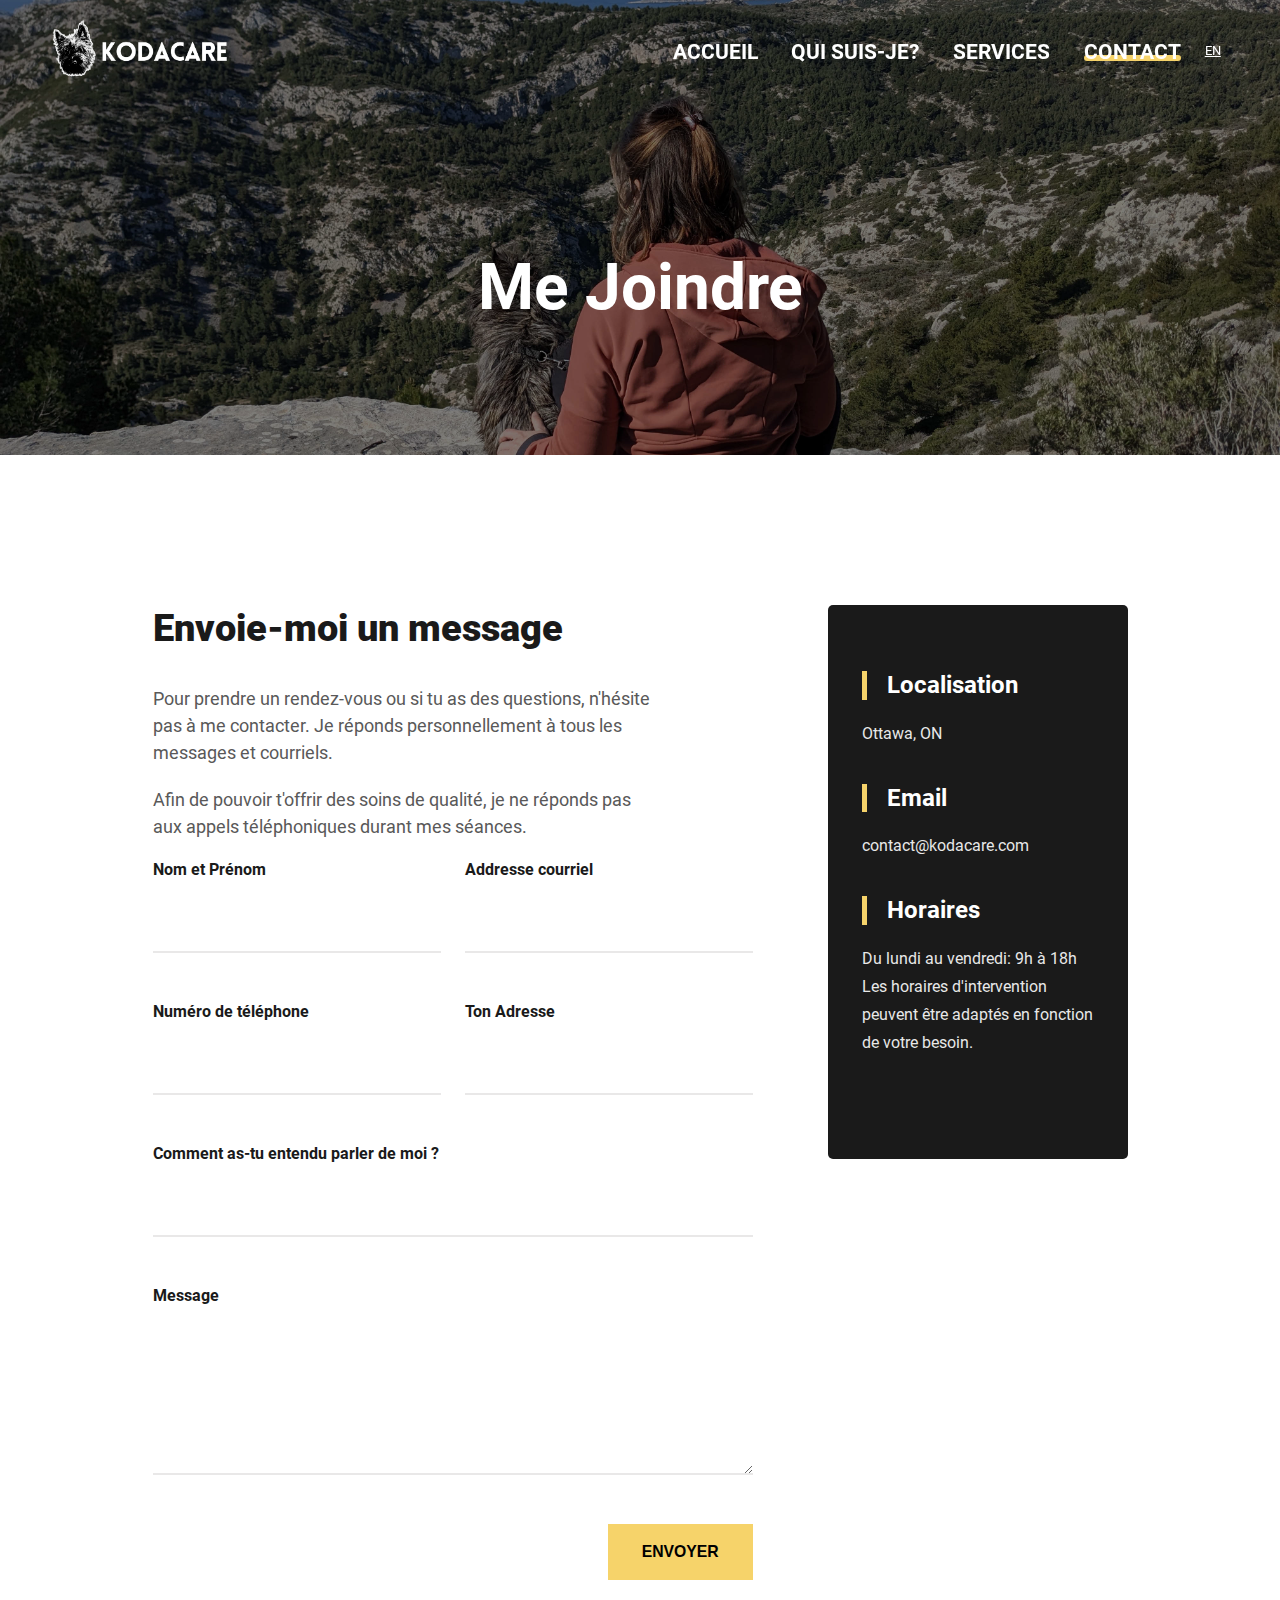
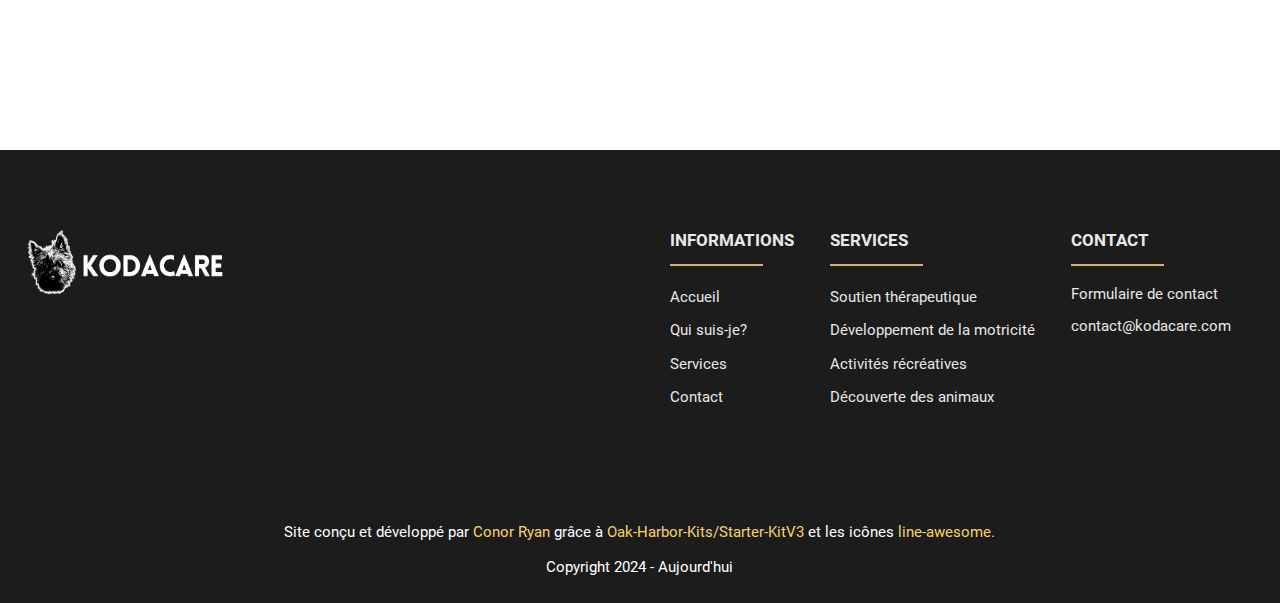
<file: contact_fr.html>
<!DOCTYPE html>
<html lang="fr">

<head>
    <meta charset="UTF-8">
    <meta http-equiv="X-UA-Compatible" content="IE=edge">
    <meta name="viewport" content="width=device-width, initial-scale=1.0">

    <link rel="canonical" href="https://www.kodacare.com/contact_fr.html">

    <meta name="description" content="Thérapies et activitées assistées par l'animal en région Outaouaise.">
    <meta name="keywords" content="therapie assiste animal zootherapie emotionnel moteur motricity chien canitherapie">

    <!-- Analytics -->
    <script async src="https://www.googletagmanager.com/gtag/js?id=G-CGMPPM4YBJ"></script>
    <script>
        window.dataLayer = window.dataLayer || [];
        function gtag() { dataLayer.push(arguments); }
        gtag('js', new Date());
        gtag('config', 'G-CGMPPM4YBJ');
        gtag('consent', 'default', {
            'ad_storage': 'denied',
            'ad_user_data': 'denied',
            'ad_personalization': 'denied',
            'analytics_storage': 'denied'
        });
    </script>

    <!--Social Media Display-->
    <meta property="og:title" content="KodaCare - Thérapies assistées par l'animal">
    <meta property="og:description" content="Thérapies et activitées assistées par l'animal en région Outaouaise.">
    <meta property="og:type" content="website">
    <meta property="og:url" content="https://www.kodacare.com/contact_fr.html">
    <meta property="og:image" content="android-chrome-384x384.png">
    <meta property="og:image:secure_url" content="android-chrome-384x384.png">

    <!--Favicons https://realfavicongenerator.net/ -->
    <link rel="apple-touch-icon" sizes="180x180" href="apple-touch-icon.png">
    <link rel="icon" type="image/png" sizes="32x32" href="favicon-32x32.png">
    <link rel="icon" type="image/png" sizes="16x16" href="favicon-16x16.png">
    <link rel="manifest" href="site.webmanifest">
    <link rel="mask-icon" href="safari-pinned-tab.svg" color="#000000">
    <meta name="msapplication-TileColor" content="#ffc40d">
    <meta name="theme-color" content="#ffffff">

    <!-- Preload -->
    <link rel="preload" as="image" href="images/photos/koda-horizon.jpg">
    <link rel="preload" as="font" type="font/woff2" href="fonts/roboto-v29-latin-regular.woff2" crossorigin>
    <link rel="preload" as="font" type="font/woff2" href="fonts/roboto-v29-latin-700.woff2" crossorigin>

    <link rel="stylesheet" href="css/common.css">
    <link rel="stylesheet" href="css/contact.css" media="print" onload="this.media='all'; this.onload=null;">
    <noscript>
        <link rel="stylesheet" href="css/contact.css">
    </noscript>

    <title>KodaCare | Me Contacter | Ottawa</title>
</head>

<body>
    <!--Screen reader skip main nav-->
    <a class="skip" aria-label="skip to main content" href="#main">Aller directement au contenu</a>

    <!-- ============================================ -->
    <!--                 Navigation                   -->
    <!-- ============================================ -->

    <div id="navigation">
        <div aria-hidden="true" class="background-color-div">
            <!--This div is used to overcome a z-index issue where the open
                #navbar-menu is on top of the #navigation. This bar places itself 
                the #navbar-menu so that menu appears behind the #navigation
            -->
        </div>
        <div class="container">
            <!-- Logo -->
            <a class="logo" aria-label="Revenir à la page d'accueil" href="index_fr.html">
                <img class="light" aria-hidden="true" src="images/logo/logo-full-white.png" decoding="async" alt="logo"
                    width="221" height="66">
                <img class="dark" aria-hidden="true" src="images/logo/logo-full-black.png" decoding="async"
                    loading="lazy" alt="logo" width="221" height="66">
            </a>

            <!--Main Nav-->
            <nav id="navbar-menu">
                <ul>
                    <li><a href="index_fr.html">Accueil</a></li>
                    <li><a href="about_fr.html">Qui suis-je?</a></li>
                    <li><a href="services_fr.html">Services</a></li>
                    <li><a class="active" href="contact_fr.html">Contact</a></li>
                </ul>
            </nav>

            <!--Language selection-->
            <span id="language-select">
                <a href="contact.html" aria-label="Voir la version anglaise de la page">EN</a>
            </span>

            <!--Mobile Nav toggle-->
            <button class="hamburger-menu">
                <span aria-hidden="true"></span>
            </button>
        </div>
    </div>

    <main id="main">

        <!-- ============================================ -->
        <!--                    LANDING                   -->
        <!-- ============================================ -->

        <section id="int-hero">
            <h1 id="home-h">Me Joindre</h1>
            <picture>
                <source media="(min-width: 601px)" srcset="images/photos/koda-horizon.jpg">
                <img aria-hidden="true" loading="lazy" decoding="async" src="images/photos/koda-horizon.jpg"
                    alt="koda and i looking out to the horizon" width="400" height="662">
            </picture>
        </section>

        <!-- ============================================ -->
        <!--                    FORM                      -->
        <!-- ============================================ -->

        <section id="form">
            <div class="left-section">
                <p id="contact-ok" style="display: none;">
                    <img aria-hidden="true" loading="lazy" decoding="async" src="images/icons/check.svg"
                        alt="check mark" width="20" height="20">
                    Merci de m'avoir contactée! Je te reviens dès que possible.
                </p>
                <h2 class="title">Envoie-moi un message</h2>
                <p>
                    Pour prendre un rendez-vous ou si tu as des questions, n'hésite pas à me contacter. Je réponds
                    personnellement à tous les messages et courriels.
                </p>
                <p>
                    Afin de pouvoir t'offrir des soins de qualité, je ne réponds pas aux appels téléphoniques durant mes
                    séances.
                </p>
                <form id="contact" name="Contact Form" method="post" action="https://api.staticforms.xyz/submit">
                    <input type="hidden" name="accessKey" value="bdd6870a-6f06-4a21-b023-882487ca79bd">
                    <input type="text" name="honeypot" style="display: none;">
                    <input type="hidden" name="redirectTo"
                        value="https://www.kodacare.com/contact_fr.html?contact-ok=yes">

                    <div class="input-group">
                        <label for="name">Nom et Prénom</label>
                        <input id="name" aria-label="Nom et Prénom" class="input1" name="name" type="text" tabindex="0"
                            required>
                        <div aria-hidden="true" class="hover-box"></div>
                    </div>

                    <div class="input-group">
                        <label for="email">Addresse courriel</label>
                        <input id="email" aria-label="Addresse courriel" class="input1 right" name="email" type="email"
                            required>
                        <div aria-hidden="true" class="hover-box"></div>
                    </div>

                    <div class="input-group">
                        <label for="phone">Numéro de téléphone</label>
                        <input id="phone" aria-label="Numéro de téléphone" class="input1" name="phone" type="tel">
                        <div aria-hidden="true" class="hover-box"></div>
                    </div>
                    <div class="input-group">
                        <label for="location">Ton Adresse</label>
                        <input id="location" aria-label="Ton Adresse" class="input1 right" name="$location" type="text">
                        <div aria-hidden="true" class="hover-box"></div>
                    </div>
                    <div class="input-group">
                        <label for="how">Comment as-tu entendu parler de moi ?</label>
                        <input id="how" aria-label="Comment as-tu entendu parler de moi ?" name="$hear" type="text">
                        <div aria-hidden="true" class="hover-box"></div>
                    </div>
                    <div class="input-group textarea">
                        <label for="message">Message</label>
                        <textarea id="message" aria-label="Message" name="$message" required></textarea>
                        <div aria-hidden="true" class="hover-box"></div>
                    </div>
                    <p class="form-submit">
                        <button name="submit" type="submit" id="contact-submit" class="button-solid"
                            data-submit="...Sending">Envoyer</button>
                    </p>
                </form>
            </div>
            <div class="contact-right">
                <div class="info-group">
                    <span class="heading">Localisation</span>
                    <span class="info">Ottawa, ON</span>
                </div>
                <!--<div class="info-group">
                    <span class="heading">Instagram</span>
                    <a class="info" href="https://www.instagram.com/COMING_SOON">@Coming soon</a>
                </div>-->
                <div class="info-group">
                    <span class="heading">Email</span>
                    <a class="info" href="mailto:contact@kodacare.com">contact@kodacare.com</a>
                </div>
                <div class="info-group">
                    <span class="heading">Horaires</span>
                    <span class="info">Du lundi au vendredi: 9h à 18h</span>
                    <span class="info last">Les horaires d'intervention peuvent être adaptés en fonction de votre
                        besoin.</span>
                </div>
            </div>
        </section>

    </main>

    <!-- ============================================ -->
    <!--                   Footer                     -->
    <!-- ============================================ -->

    <footer id="footer">
        <div class="container">
            <div class="left-section">
                <a class="logo" href="index_fr.html"><img loading="lazy" decoding="async"
                        src="images/logo/logo-full-white.png" alt="logo" width="264" height="78"></a>
            </div>
            <div class="right-section">
                <div class="lists">
                    <ul>
                        <li>
                            <h2>Informations</h2>
                        </li>
                        <li><a href="index_fr.html">Accueil</a></li>
                        <li><a href="about_fr.html">Qui suis-je?</a></li>
                        <li><a href="services_fr.html">Services</a></li>
                        <li><a href="contact_fr.html">Contact</a></li>
                    </ul>
                    <ul>
                        <li>
                            <h2>Services</h2>
                        </li>
                        <li>Soutien thérapeutique</li>
                        <li>Développement de la motricité</li>
                        <li>Activités récréatives</li>
                        <li>Découverte des animaux</li>
                    </ul>
                    <ul>
                        <li>
                            <h2>Contact</h2>
                        </li>
                        <li><a href="contact_fr.html">Formulaire de contact</a></li>
                        <li><a href="mailto:contact@kodacare.com">contact@kodacare.com</a></li>
                    </ul>
                </div>
            </div>
        </div>

        <div class="credit">
            <span>Site conçu et développé par </span>
            <a href="https://github.com/conorryan" target="_blank" rel="noopener">Conor Ryan</a>
            <span>grâce à <a href="https://github.com/Oak-Harbor-Kits/Starter-KitV3" target="_blank"
                    rel="noopener">Oak-Harbor-Kits/Starter-KitV3</a></span>
            <span>et les icônes <a href="https://icons8.com/line-awesome" target="_blank"
                    rel="noopener">line-awesome.</a></span>
            <br><span class="copyright"> Copyright 2024 - Aujourd'hui</span>
        </div>
    </footer>

    <script defer src="js/nav.js"></script>
    <script defer src="js/scroll.js"></script>
    <script defer src="js/contact-ok.js"></script>
</body>

</html>
</file>
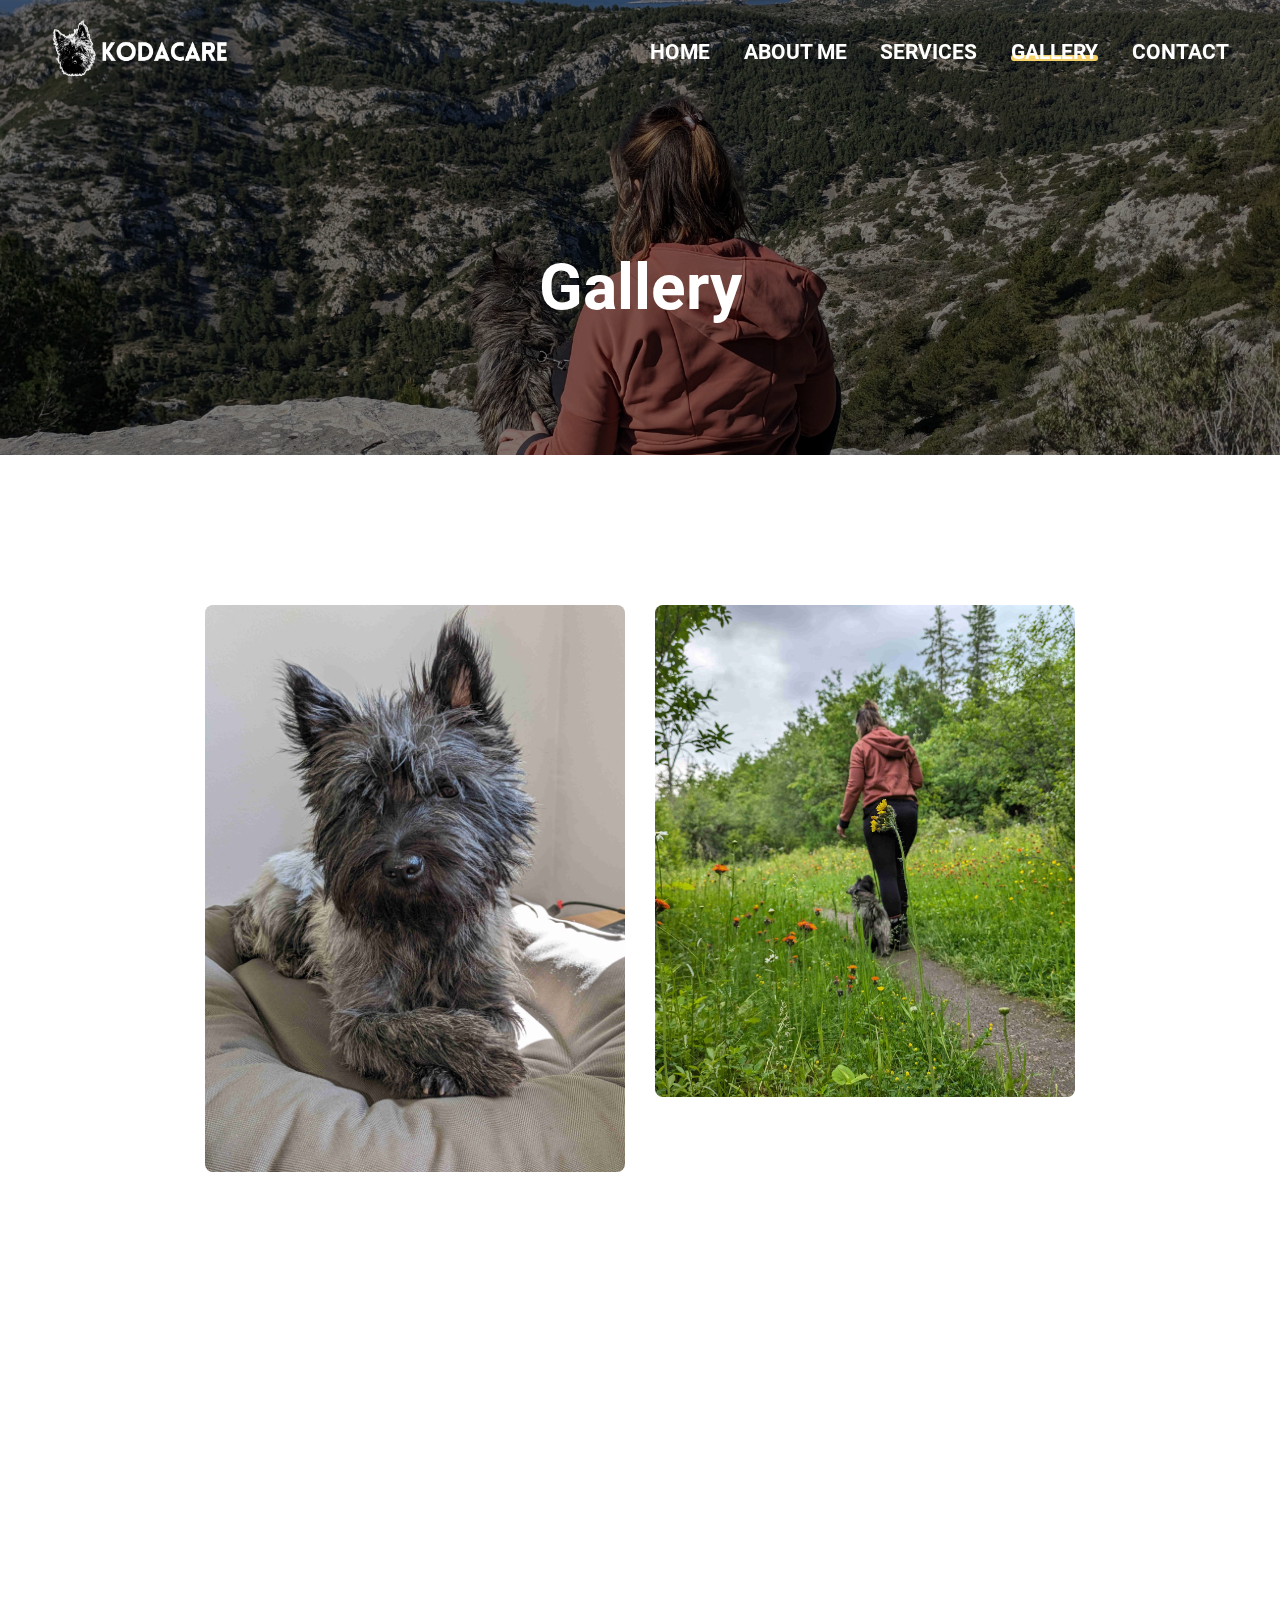
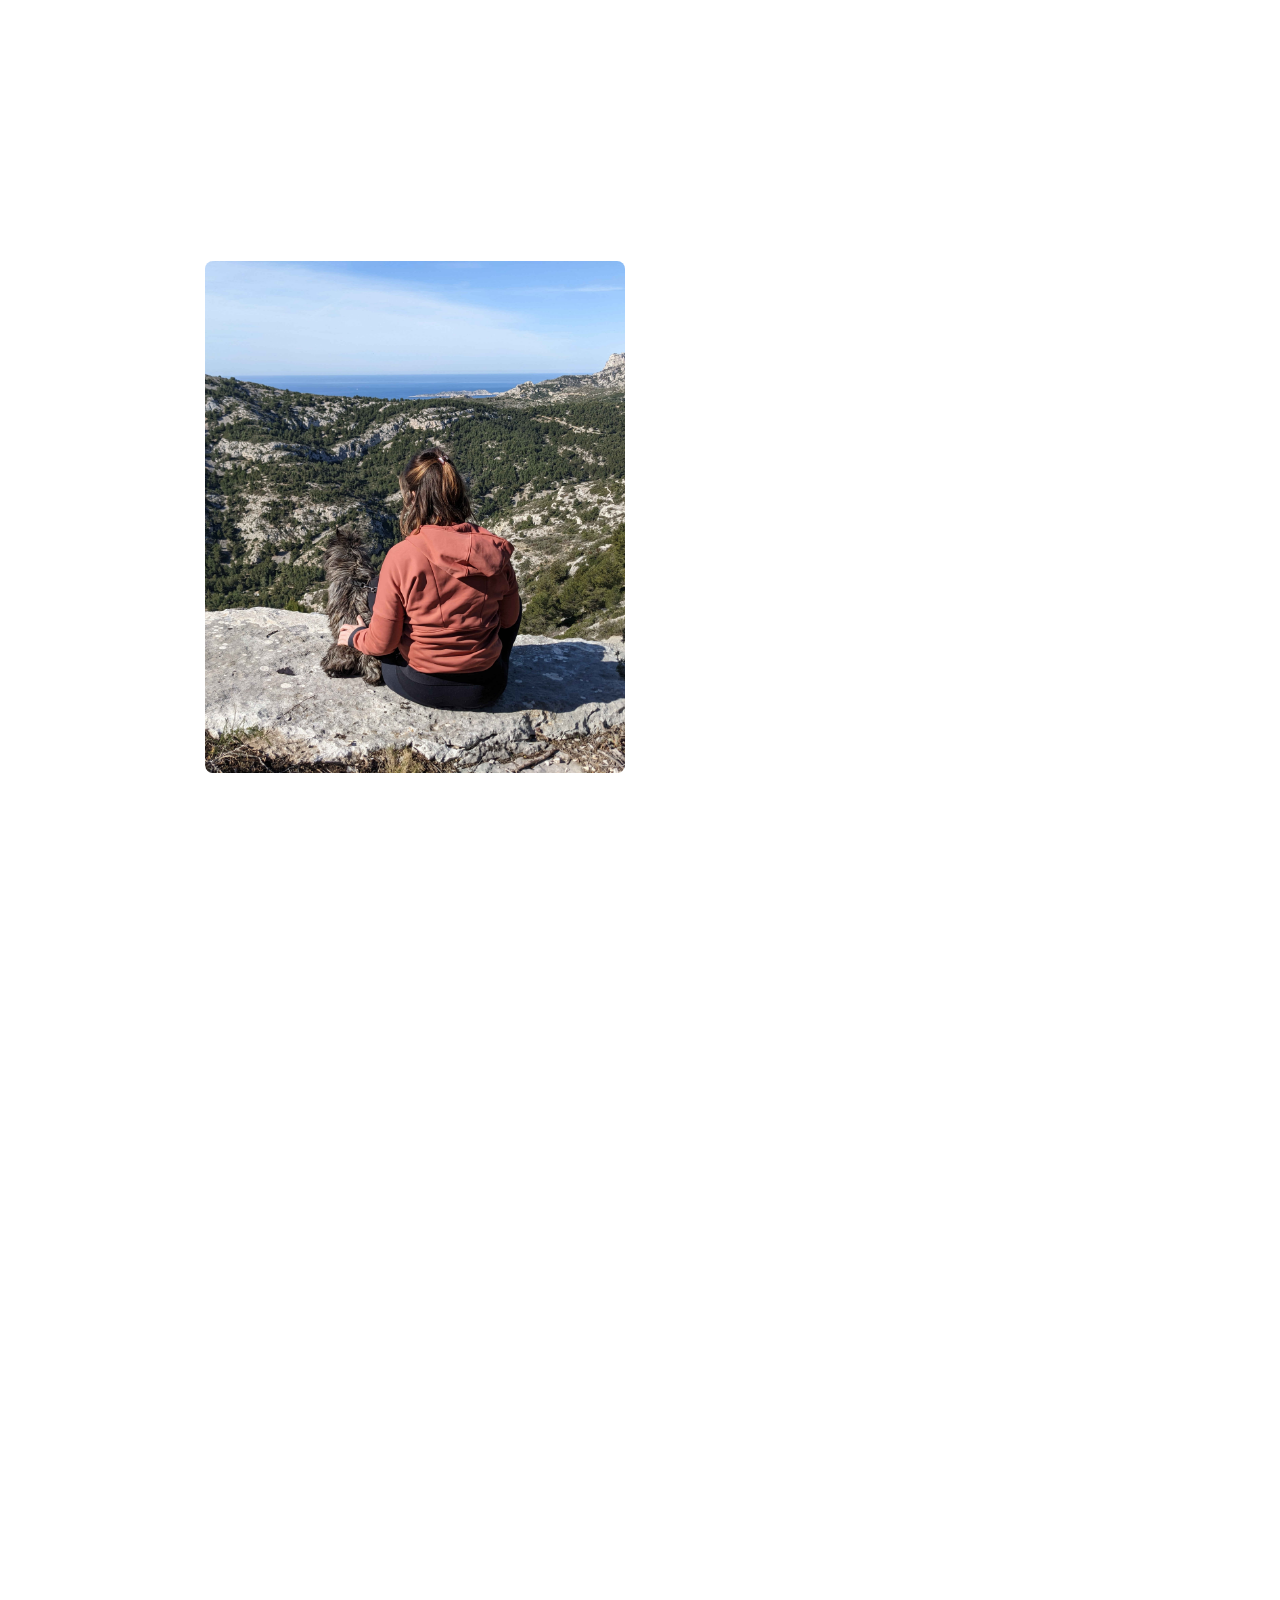
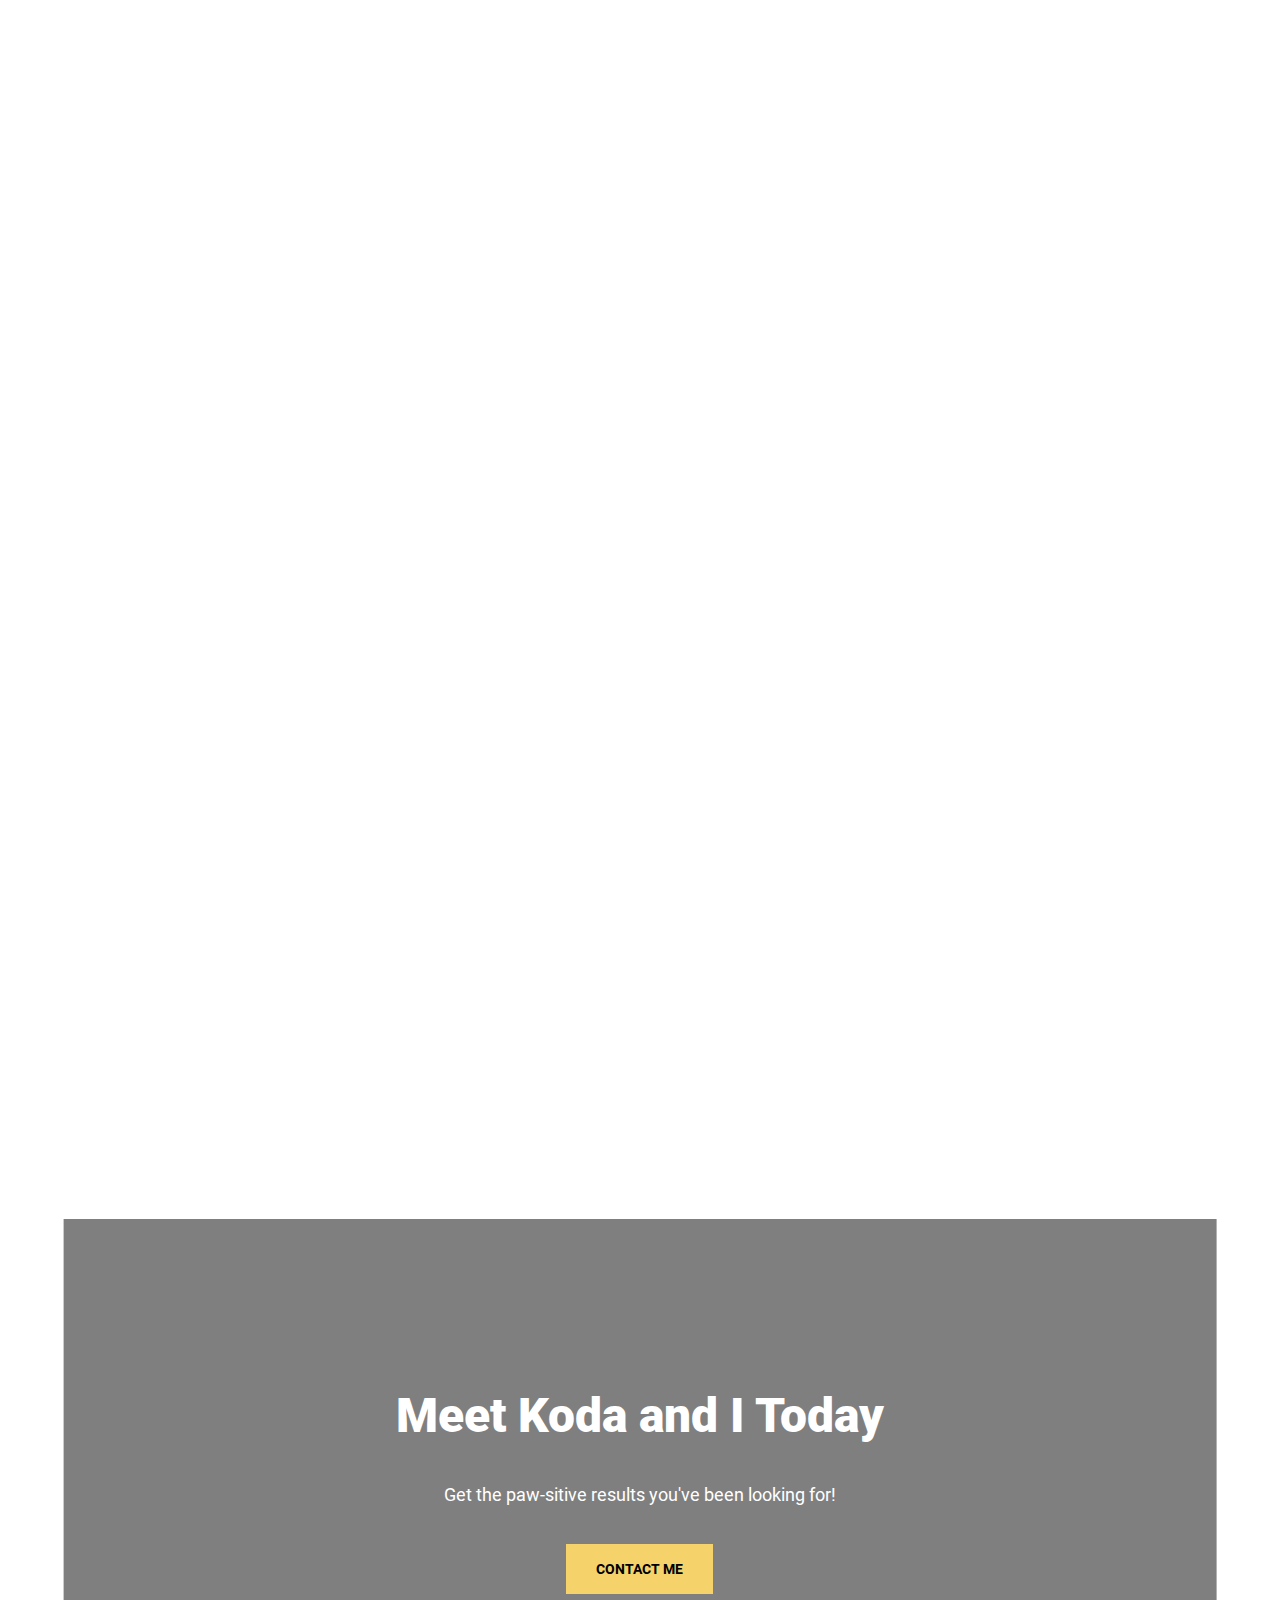
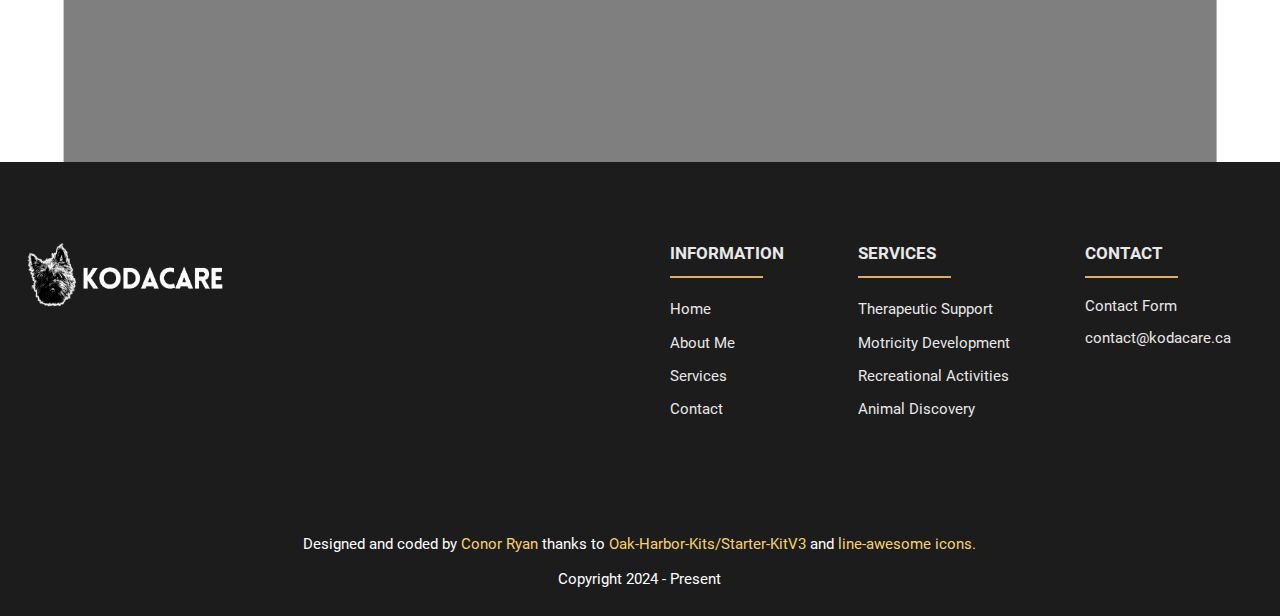
<file: gallery.html>
<!DOCTYPE html>
<html lang="en">

<head>
    <meta charset="UTF-8">
    <meta http-equiv="X-UA-Compatible" content="IE=edge">
    <meta name="viewport" content="width=device-width, initial-scale=1.0">

    <link rel="canonical" href="https://www.kodacare.ca/gallery.html">

    <meta name="description" content="">
    <meta name="keywords" content="">

    <!-- Analytics -->
    <script async src="https://www.googletagmanager.com/gtag/js?id=G-CGMPPM4YBJ"></script>
    <script>
        window.dataLayer = window.dataLayer || [];
        function gtag() { dataLayer.push(arguments); }
        gtag('js', new Date());
        gtag('config', 'G-CGMPPM4YBJ');
        gtag('consent', 'default', {
            'ad_storage': 'denied',
            'ad_user_data': 'denied',
            'ad_personalization': 'denied',
            'analytics_storage': 'denied'
        });
    </script>

    <!--Social Media Display-->
    <meta property="og:title" content="KodaCare - Animal-Assisted Therapy" />
    <meta property="og:description"
        content="Animal-Assisted Therapy for therapeutic, motor aid, recreational and educational activities." />
    <meta property="og:type" content="website" />
    <meta property="og:url" content="https://www.kodacare.ca/gallery.html" />
    <meta property="og:image" content="android-chrome-384x384.png" />
    <meta property="og:image:secure_url" content="android-chrome-384x384.png" />

    <!--Favicons https://realfavicongenerator.net/ -->
    <link rel="apple-touch-icon" sizes="180x180" href="apple-touch-icon.png">
    <link rel="icon" type="image/png" sizes="32x32" href="favicon-32x32.png">
    <link rel="icon" type="image/png" sizes="16x16" href="favicon-16x16.png">
    <link rel="manifest" href="site.webmanifest">
    <link rel="mask-icon" href="safari-pinned-tab.svg" color="#000000">
    <meta name="msapplication-TileColor" content="#ffc40d">
    <meta name="theme-color" content="#ffffff">

    <!-- Preload -->
    <link rel="preload" as="image" href="images/photos/koda-horizon.jpg">
    <link rel="preload" as="font" type="font/woff2" href="fonts/roboto-v29-latin-regular.woff2" crossorigin>
    <link rel="preload" as="font" type="font/woff2" href="fonts/roboto-v29-latin-700.woff2" crossorigin>

    <link rel="stylesheet" href="css/common.css">
    <link rel="stylesheet" href="css/gallery.css" media="print" onload="this.media='all'; this.onload=null;">
    <link rel="stylesheet" href="css/calltoaction.css" media="print" onload="this.media='all'; this.onload=null;">
    <noscript>
        <link rel="stylesheet" href="css/gallery.css">
        <link rel="stylesheet" href="css/calltoaction.css">
    </noscript>

    <title>KodaCare | Gallery | Ottawa</title>
</head>

<body>
    <!--Screen reader skip main nav-->
    <a class="skip" aria-label="skip to main content" href="#main">Click To Skip To Main Content</a>

    <!-- ============================================ -->
    <!--                 Navigation                   -->
    <!-- ============================================ -->

    <div id="navigation">
        <div aria-hidden="true" class="background-color-div">
            <!--This div is used to overcome a z-index issue where the open
                #navbar-menu is on top of the #navigation. This bar places itself 
                the #navbar-menu so that menu appears behind the #navigation
            -->
        </div>
        <div class="container">
            <!-- Logo -->
            <a class="logo" aria-label="click to go to home page" href="index.html">
                <img class="light" aria-hidden="true" src="images/logo/logo-full-white.png" decoding="async" alt="logo"
                    width="221" height="66">
                <img class="dark" aria-hidden="true" src="images/logo/logo-full-black.png" decoding="async"
                    loading="lazy" alt="logo" width="221" height="66">
            </a>

            <!--Main Nav-->
            <nav id="navbar-menu">
                <ul>
                    <li><a href="index.html">Home</a></li>
                    <li><a href="about.html">About Me</a></li>
                    <li><a href="services.html">Services</a></li>
                    <li><a class="active" href="gallery.html">Gallery</a></li>
                    <!--li><a href="reviews.html">Reviews</a></li-->
                    <li><a href="contact.html">Contact</a></li>
                </ul>
            </nav>

            <!--Language selection-->
            <span id="language-select" style="display: none;">
                <a href="gallery_fr.html" aria-label="View french version of page">FR</a>
            </span>


            <!--Mobile Nav toggle-->
            <button class="hamburger-menu">
                <span aria-hidden="true"></span>
            </button>
        </div>
    </div>

    <main id="main">

        <!-- ============================================ -->
        <!--                    LANDING                   -->
        <!-- ============================================ -->

        <section id="int-hero">
            <h1 id="home-h">Gallery</h1>
            <picture>
                <source media="(min-width: 601px)" srcset="images/photos/koda-horizon.jpg">
                <img aria-hidden="true" loading="lazy" decoding="async" src="images/photos/koda-horizon.jpg"
                    alt="koda and I looking out to the horizon" width="400" height="662">
            </picture>
        </section>

        <!-- ============================================ -->
        <!--                  Gallery                   -->
        <!-- ============================================ -->

        <section id="gallery">
            <div class="container">
                <div class="row">
                    <picture>
                        <source media="(min-width: 601px)" srcset="images/photos/koda-cross-leg.jpg">
                        <img loading="lazy" decoding="async" src="images/photos/koda-cross-leg.jpg"
                            alt="Koda sitting with his legs crosses" width="420" height="567">
                    </picture>
                    <picture>
                        <source media="(min-width: 601px)" srcset="images/photos/koda-heel.jpg">
                        <img loading="lazy" decoding="async" src="images/photos/koda-heel.jpg"
                            alt="Koda walking next to me in a tunnel" width="420" height="630">
                    </picture>
                    <picture>
                        <source media="(min-width: 601px)" srcset="images/photos/koda-horizon.jpg">
                        <img loading="lazy" decoding="async" src="images/photos/koda-horizon.jpg"
                            alt="Koda and I looking out to the horizon" width="420" height="512">
                    </picture>
                </div>
                <div class="row">
                    <picture>
                        <source media="(min-width: 601px)" srcset="images/photos/koda-heel-2.jpg">
                        <img loading="lazy" decoding="async" src="images/photos/koda-heel-2.jpg"
                            alt="Koda walking next to me" width="420" height="492">
                    </picture>
                    <picture>
                        <source media="(min-width: 601px)" srcset="images/photos/koda-look-at-cam.jpg">
                        <img loading="lazy" decoding="async" src="images/photos/koda-look-at-cam.jpg"
                            alt="Koda looking up at the camera" width="420" height="517">
                    </picture>
                    <picture>
                        <source media="(min-width: 601px)" srcset="images/photos/koda-looking-at-deer.jpg">
                        <img loading="lazy" decoding="async" src="images/photos/koda-looking-at-deer.jpg"
                            alt="Koda and I looking at a deer we stumbled accross" width="420" height="629">
                    </picture>
                </div>
                <div class="row">
                    <picture>
                        <source media="(min-width: 601px)" srcset="images/photos/koda-on-stump.jpg">
                        <img loading="lazy" decoding="async" src="images/photos/koda-on-stump.jpg"
                            alt="Koda and I sitting on a tree stump throne" width="420" height="625">
                    </picture>

                    <picture>
                        <source media="(min-width: 601px)" srcset="images/photos/koda-stare.jpg">
                        <img loading="lazy" decoding="async" src="images/photos/koda-stare.jpg"
                            alt="Koda and me looking at each other" width="420" height="452">
                    </picture>


                    <picture>
                        <source media="(min-width: 601px)" srcset="images/photos/koda-fetch-in-snow.jpg">
                        <img loading="lazy" decoding="async" src="images/photos/koda-fetch-in-snow.jpg"
                            alt="Koda and I playing fetch in the snow" width="420" height="629">
                    </picture>
                </div>
            </div>
        </section>

        <!-- ============================================ -->
        <!--             Final Call to Action             -->
        <!-- ============================================ -->

        <section id="cta">
            <div class="container">
                <h2 class="title">Meet Koda and I Today</h2>
                <p>
                    Get the paw-sitive results you've been looking for!
                </p>
                <a href="contact.html" class="button-solid">Contact me</a>
            </div>
            <picture>
                <source media="(min-width: 601px)" srcset="images/photos/koda-walk-in-snow.jpg">
                <img aria-hidden="true" loading="lazy" decoding="async" src="images/photos/koda-walk-in-snow.jpg"
                    alt="Koda and I walking in the snow" width="1920" height="1280">
            </picture>
        </section>

    </main>

    <!-- ============================================ -->
    <!--                   Footer                     -->
    <!-- ============================================ -->

    <footer id="footer">
        <div class="container">
            <div class="left-section">
                <a class="logo" href="index.html"><img loading="lazy" decoding="async"
                        src="images/logo/logo-full-white.png" alt="logo" width="264" height="78"></a>
            </div>
            <div class="right-section">
                <div class="lists">
                    <ul>
                        <li>
                            <h2>Information</h2>
                        </li>
                        <li><a href="index.html">Home</a></li>
                        <li><a href="about.html">About Me</a></li>
                        <li><a href="services.html">Services</a></li>
                        <!--li><a href="gallery.html">Gallery</a></li-->
                        <!--li><a href="reviews.html">Reviews</a></li-->
                        <li><a href="contact.html">Contact</a></li>
                    </ul>
                    <ul>
                        <li>
                            <h2>Services</h2>
                        </li>
                        <li>Therapeutic Support</li>
                        <li>Motricity Development</li>
                        <li>Recreational Activities</li>
                        <li>Animal Discovery</li>
                    </ul>
                    <ul>
                        <li>
                            <h2>Contact</h2>
                        </li>
                        <li><a href="contact.html">Contact Form</a></li>
                        <li><a href="mailto:contact@kodacare.ca">contact@kodacare.ca</a></li>
                    </ul>
                </div>
            </div>
        </div>

        <div class="credit">
            <span>Designed and coded by</span>
            <a href="https://github.com/conorryan" target="_blank" rel="noopener">Conor Ryan</a>
            <span>thanks to <a href="https://github.com/Oak-Harbor-Kits/Starter-KitV3" target="_blank"
                    rel="noopener">Oak-Harbor-Kits/Starter-KitV3</a></span>
            <span>and <a href="https://icons8.com/line-awesome" target="_blank" rel="noopener">line-awesome
                    icons.</a></span>
            <br><span class="copyright"> Copyright 2024 - Present</span>
        </div>
    </footer>

    <script defer src="js/nav.js"></script>
    <script defer src="js/scroll.js"></script>

</body>

</html>
</file>
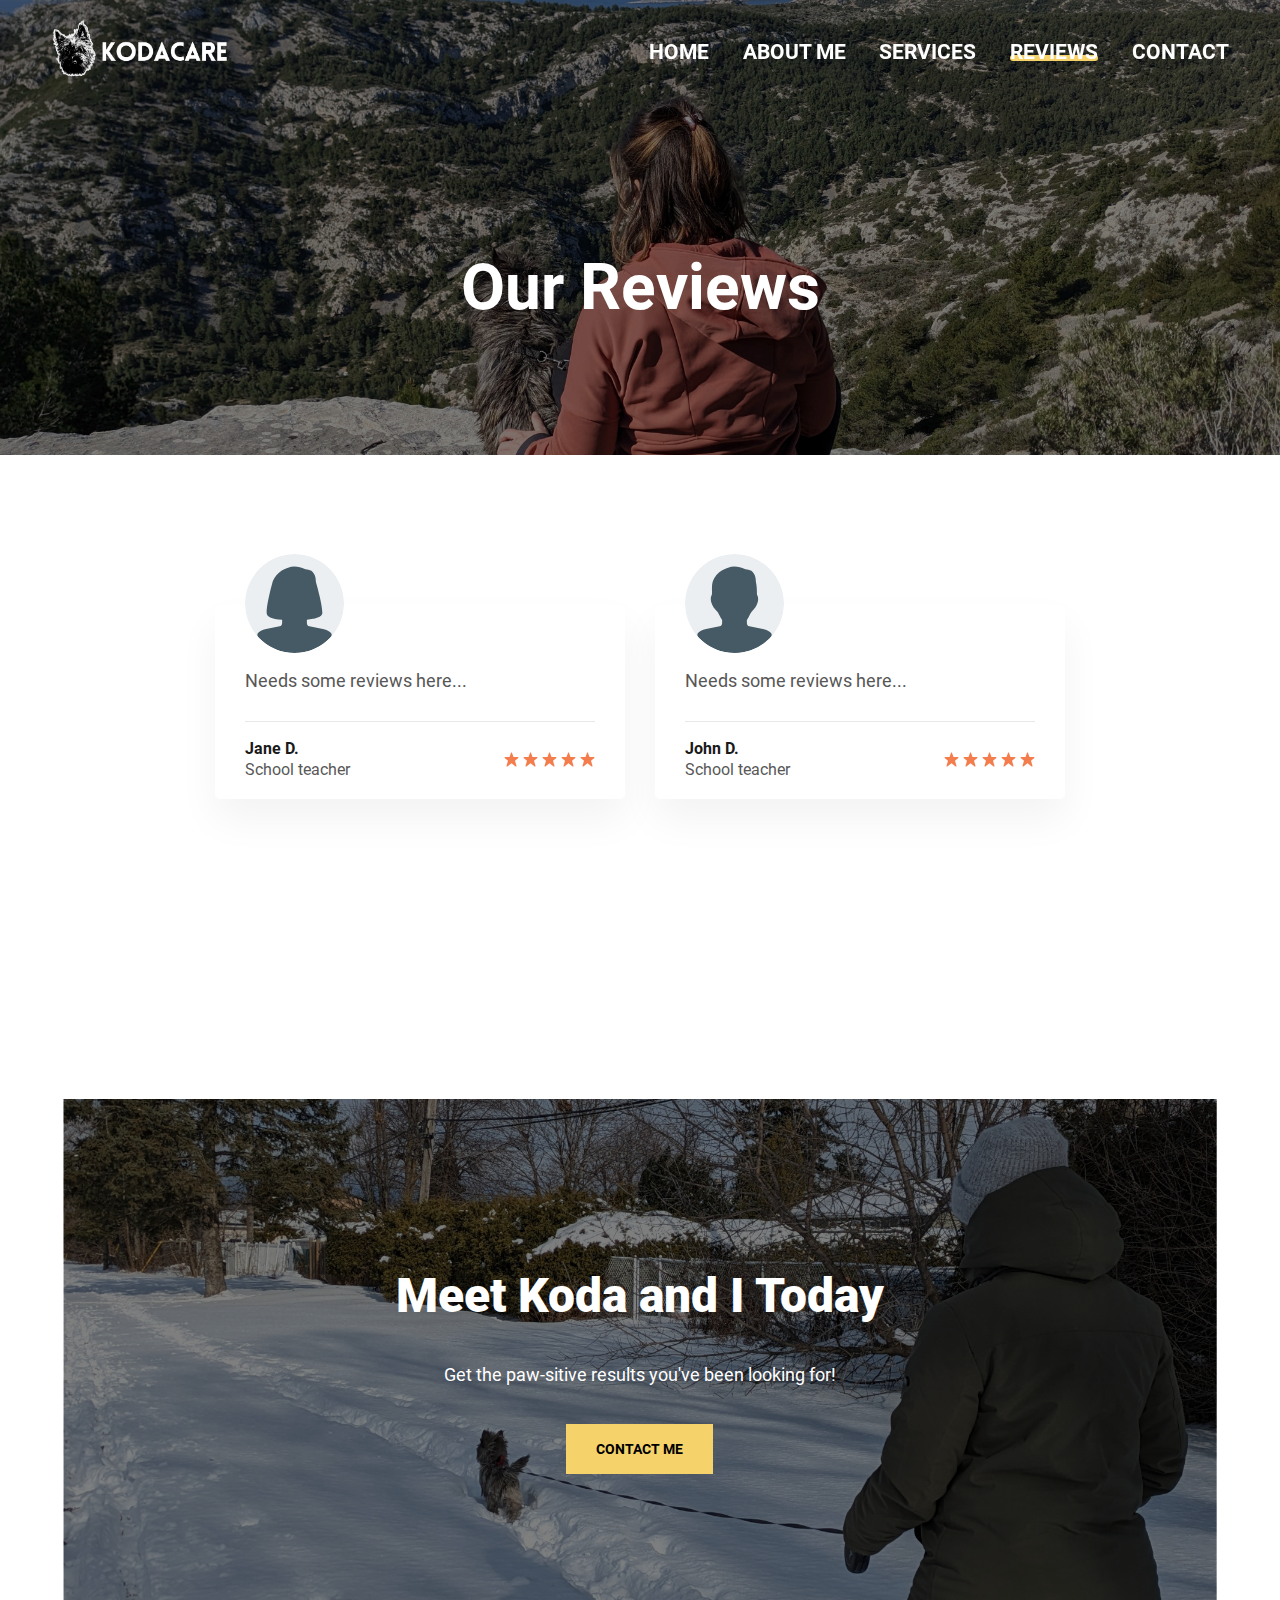
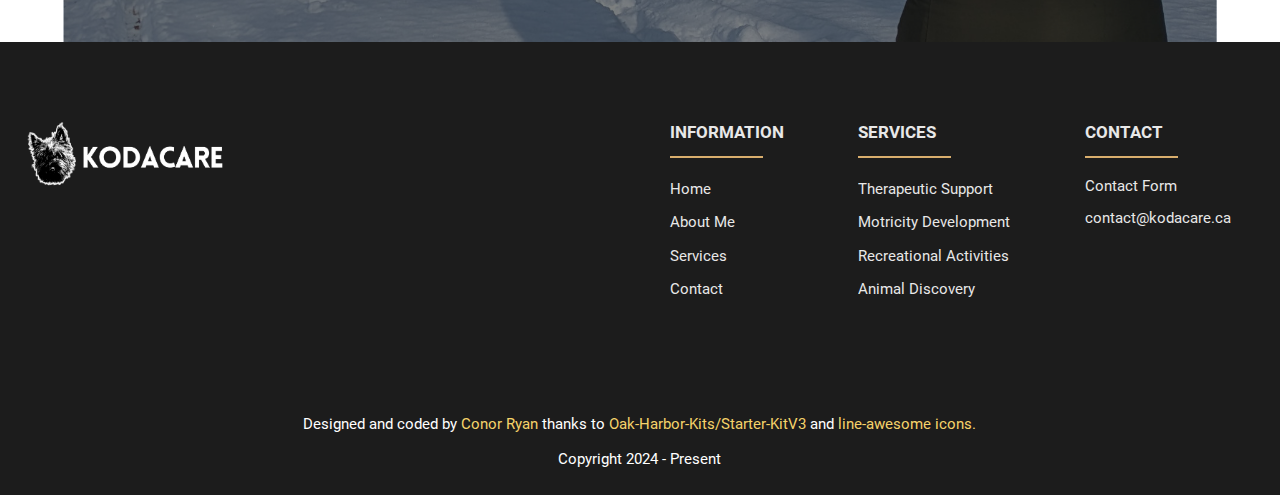
<file: reviews.html>
<!DOCTYPE html>
<html lang="en">

<head>
    <meta charset="UTF-8">
    <meta http-equiv="X-UA-Compatible" content="IE=edge">
    <meta name="viewport" content="width=device-width, initial-scale=1.0">

    <link rel="canonical" href="https://www.kodacare.ca/reviews.html">

    <meta name="description" content="">
    <meta name="keywords" content="">

    <!-- Analytics -->
    <script async src="https://www.googletagmanager.com/gtag/js?id=G-CGMPPM4YBJ"></script>
    <script>
        window.dataLayer = window.dataLayer || [];
        function gtag() { dataLayer.push(arguments); }
        gtag('js', new Date());
        gtag('config', 'G-CGMPPM4YBJ');
        gtag('consent', 'default', {
            'ad_storage': 'denied',
            'ad_user_data': 'denied',
            'ad_personalization': 'denied',
            'analytics_storage': 'denied'
        });
    </script>

    <!--Social Media Display-->
    <meta property="og:title" content="KodaCare - Animal-Assisted Therapy" />
    <meta property="og:description"
        content="Animal-Assisted Therapy for therapeutic, motor aid, recreational and educational activities." />
    <meta property="og:type" content="website" />
    <meta property="og:url" content="https://www.kodacare.ca/reviews.html" />
    <meta property="og:image" content="android-chrome-384x384.png" />
    <meta property="og:image:secure_url" content="android-chrome-384x384.png" />

    <!--Favicons https://realfavicongenerator.net/ -->
    <link rel="apple-touch-icon" sizes="180x180" href="apple-touch-icon.png">
    <link rel="icon" type="image/png" sizes="32x32" href="favicon-32x32.png">
    <link rel="icon" type="image/png" sizes="16x16" href="favicon-16x16.png">
    <link rel="manifest" href="site.webmanifest">
    <link rel="mask-icon" href="safari-pinned-tab.svg" color="#000000">
    <meta name="msapplication-TileColor" content="#ffc40d">
    <meta name="theme-color" content="#ffffff">

    <!-- Preload -->
    <link rel="preload" as="image" href="images/photos/koda-horizon.jpg">
    <link rel="preload" as="font" type="font/woff2" href="fonts/roboto-v29-latin-regular.woff2" crossorigin>
    <link rel="preload" as="font" type="font/woff2" href="fonts/roboto-v29-latin-700.woff2" crossorigin>

    <link rel="stylesheet" href="css/common.css">
    <link rel="stylesheet" href="css/reviews.css" media="print" onload="this.media='all'; this.onload=null;">
    <link rel="stylesheet" href="css/calltoaction.css" media="print" onload="this.media='all'; this.onload=null;">
    <noscript>
        <link rel="stylesheet" href="css/reviews.css">
        <link rel="stylesheet" href="css/calltoaction.css">
    </noscript>

    <title>KodaCare | Reviews | Ottawa</title>
</head>

<body>
    <!--Screen reader skip main nav-->
    <a class="skip" aria-label="skip to main content" href="#main">Click To Skip To Main Content</a>

    <!-- ============================================ -->
    <!--                 Navigation                   -->
    <!-- ============================================ -->

    <div id="navigation">
        <div aria-hidden="true" class="background-color-div">
            <!--This div is used to overcome a z-index issue where the open
                #navbar-menu is on top of the #navigation. This bar places itself 
                the #navbar-menu so that menu appears behind the #navigation
            -->
        </div>
        <div class="container">
            <!-- Logo -->
            <a class="logo" aria-label="click to go to home page" href="index.html">
                <img class="light" aria-hidden="true" src="images/logo/logo-full-white.png" decoding="async" alt="logo"
                    width="221" height="66">
                <img class="dark" aria-hidden="true" src="images/logo/logo-full-black.png" decoding="async"
                    loading="lazy" alt="logo" width="221" height="66">
            </a>

            <!--Main Nav-->
            <nav id="navbar-menu">
                <ul>
                    <li><a href="index.html">Home</a></li>
                    <li><a href="about.html">About Me</a></li>
                    <li><a href="services.html">Services</a></li>
                    <!--li><a href="gallery.html">Gallery</a></li-->
                    <li><a class="active" href="reviews.html">Reviews</a></li>
                    <li><a href="contact.html">Contact</a></li>
                </ul>
            </nav>

            <!--Language selection-->
            <span id="language-select" style="display: none;">
                <a href="reviews_fr.html" aria-label="View french version of page">FR</a>
            </span>

            <!--Mobile Nav toggle-->
            <button class="hamburger-menu">
                <span aria-hidden="true"></span>
            </button>
        </div>
    </div>

    <main id="main">

        <!-- ============================================ -->
        <!--                    LANDING                   -->
        <!-- ============================================ -->

        <section id="int-hero">
            <h1 id="home-h">Our Reviews</h1>
            <picture>
                <source media="(min-width: 601px)" srcset="images/photos/koda-horizon.jpg">
                <img aria-hidden="true" loading="lazy" decoding="async" src="images/photos/koda-horizon.jpg"
                    alt="koda and i looking out to the horizon" width="400" height="662">
            </picture>
        </section>

        <!-- ============================================ -->
        <!--                  Reviews                     -->
        <!-- ============================================ -->

        <section id="reviews">
            <div class="container">
                <div class="review">
                    <picture>
                        <img class="profile" loading="lazy" decoding="async" src="images/reviews/profile-woman.svg"
                            alt="" width="99" height="99">
                    </picture>
                    <p>
                        Needs some reviews here...
                    </p>
                    <div class="star-group">
                        <span class="name">Jane D.<span class="desc">School teacher</span></span>
                        <picture>
                            <img aria-hidden="true" loading="lazy" decoding="async" src="images/reviews/stars.svg"
                                alt="stars" width="91" height="15">
                        </picture>
                    </div>
                </div>
                <div class="review">
                    <picture>
                        <img class="profile" loading="lazy" decoding="async" src="images/reviews/profile-man.svg" alt=""
                            width="99" height="99">
                    </picture>
                    <p>
                        Needs some reviews here...
                    </p>
                    <div class="star-group">
                        <span class="name">John D.<span class="desc">School teacher</span></span>
                        <picture>
                            <img aria-hidden="true" loading="lazy" decoding="async" src="images/reviews/stars.svg"
                                alt="stars" width="91" height="15">
                        </picture>
                    </div>
                </div>
            </div>
        </section>

        <!-- ============================================ -->
        <!--             Final Call to Action             -->
        <!-- ============================================ -->

        <section id="cta">
            <div class="container">
                <h2 class="title">Meet Koda and I Today</h2>
                <p>
                    Get the paw-sitive results you've been looking for!
                </p>
                <a href="contact.html" class="button-solid">Contact me</a>
            </div>
            <picture>
                <source media="(min-width: 601px)" srcset="images/photos/koda-walk-in-snow.jpg">
                <img aria-hidden="true" loading="lazy" decoding="async" src="images/photos/koda-walk-in-snow.jpg"
                    alt="Koda and I walking in the snow" width="1920" height="1280">
            </picture>
        </section>

    </main>

    <!-- ============================================ -->
    <!--                   Footer                     -->
    <!-- ============================================ -->

    <footer id="footer">
        <div class="container">
            <div class="left-section">
                <a class="logo" href="index.html"><img loading="lazy" decoding="async"
                        src="images/logo/logo-full-white.png" alt="logo" width="264" height="78"></a>
            </div>
            <div class="right-section">
                <div class="lists">
                    <ul>
                        <li>
                            <h2>Information</h2>
                        </li>
                        <li><a href="index.html">Home</a></li>
                        <li><a href="about.html">About Me</a></li>
                        <li><a href="services.html">Services</a></li>
                        <!--li><a href="gallery.html">Gallery</a></li-->
                        <!--li><a href="reviews.html">Reviews</a></li-->
                        <li><a href="contact.html">Contact</a></li>
                    </ul>
                    <ul>
                        <li>
                            <h2>Services</h2>
                        </li>
                        <li>Therapeutic Support</li>
                        <li>Motricity Development</li>
                        <li>Recreational Activities</li>
                        <li>Animal Discovery</li>
                    </ul>
                    <ul>
                        <li>
                            <h2>Contact</h2>
                        </li>
                        <li><a href="contact.html">Contact Form</a></li>
                        <li><a href="mailto:contact@kodacare.ca">contact@kodacare.ca</a></li>
                    </ul>
                </div>
            </div>
        </div>

        <div class="credit">
            <span>Designed and coded by</span>
            <a href="https://github.com/conorryan" target="_blank" rel="noopener">Conor Ryan</a>
            <span>thanks to <a href="https://github.com/Oak-Harbor-Kits/Starter-KitV3" target="_blank"
                    rel="noopener">Oak-Harbor-Kits/Starter-KitV3</a></span>
            <span>and <a href="https://icons8.com/line-awesome" target="_blank" rel="noopener">line-awesome
                    icons.</a></span>
            <br><span class="copyright"> Copyright 2024 - Present</span>
        </div>
    </footer>

    <script defer src="js/nav.js"></script>
    <script defer src="js/scroll.js"></script>

</body>

</html>
</file>
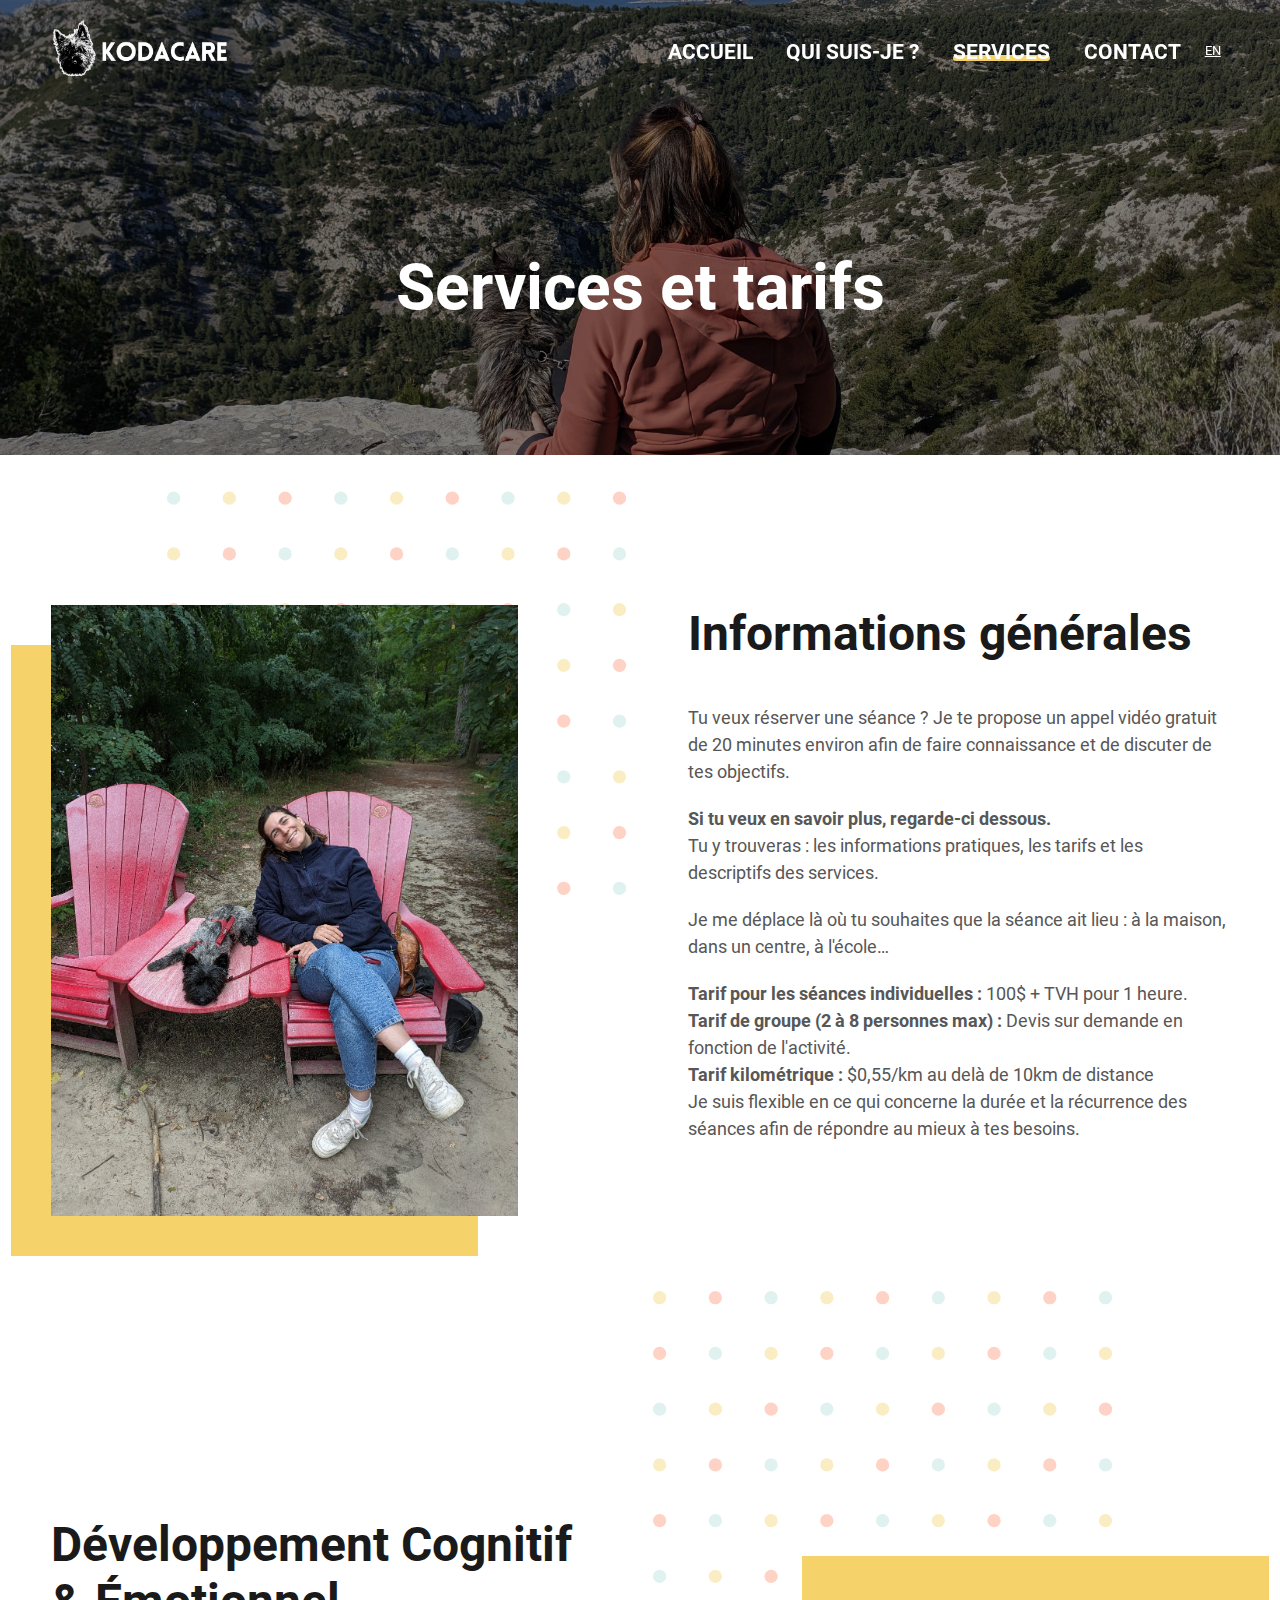
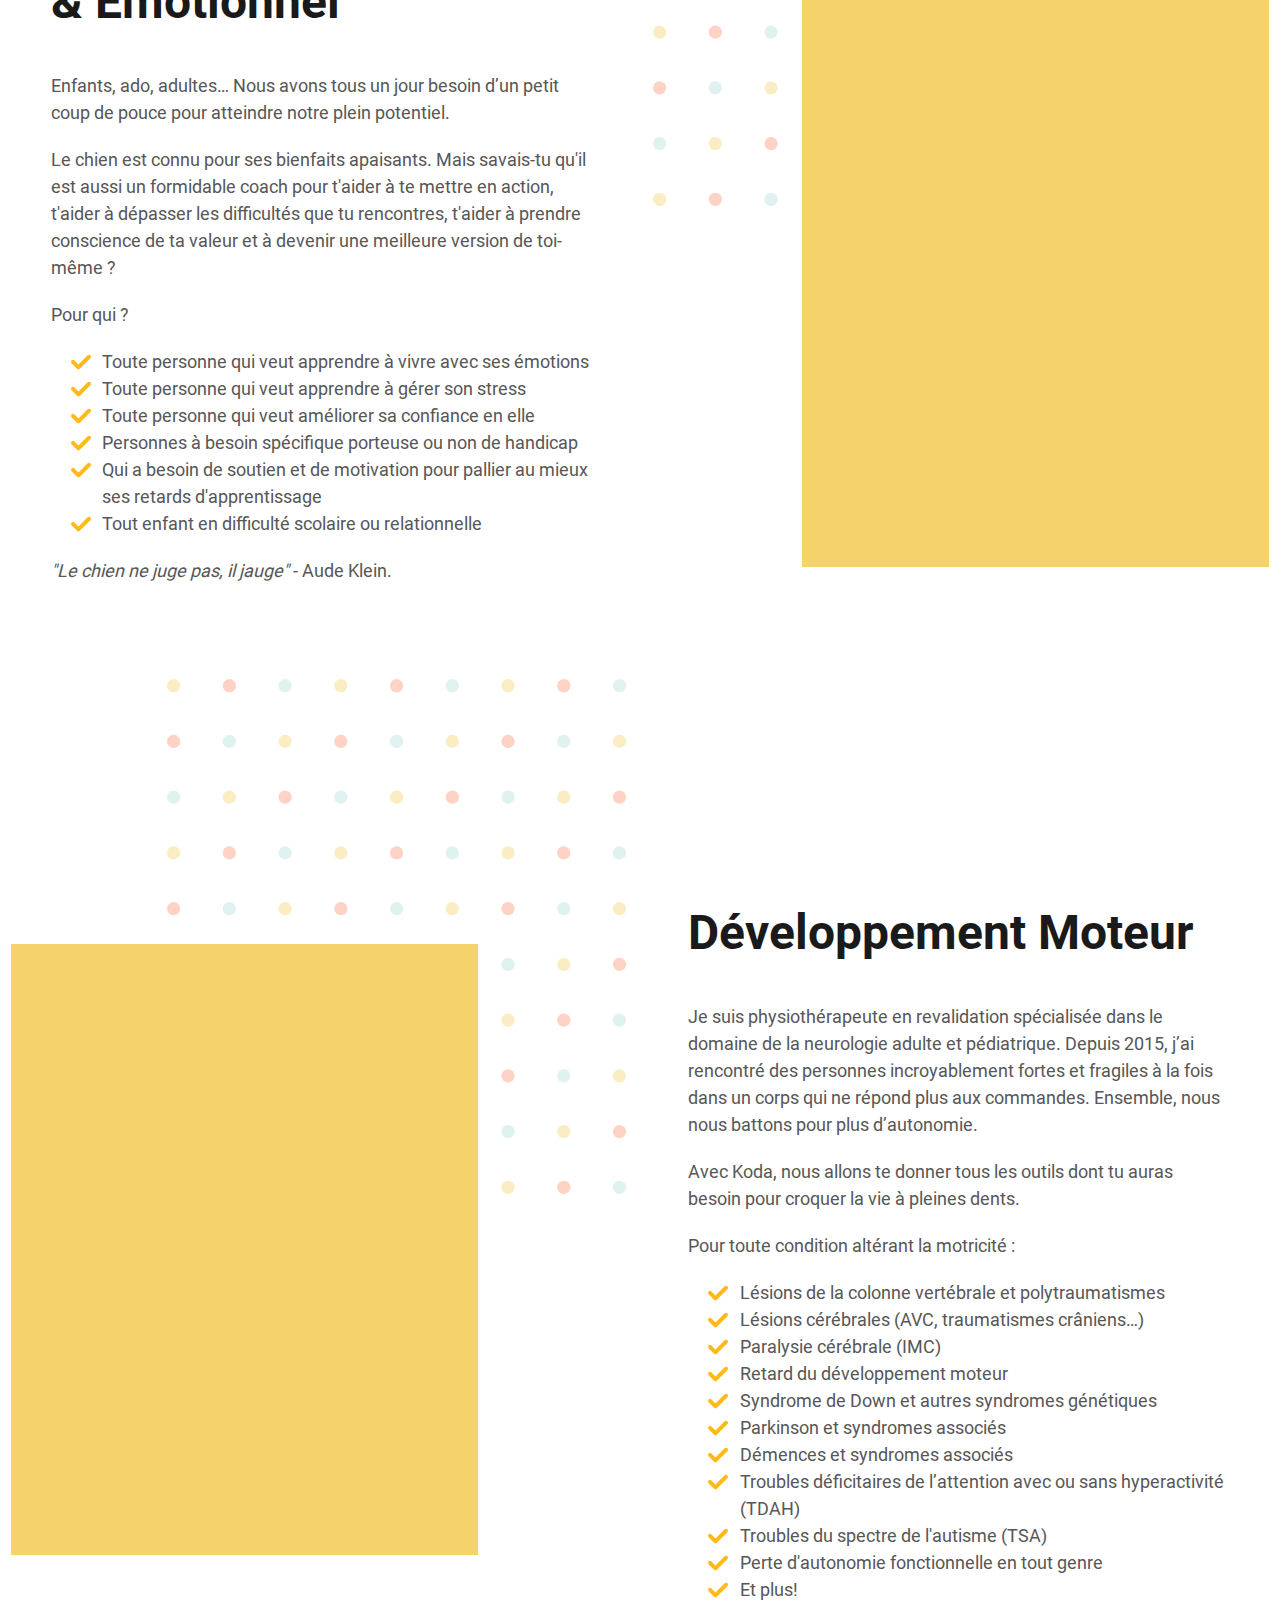
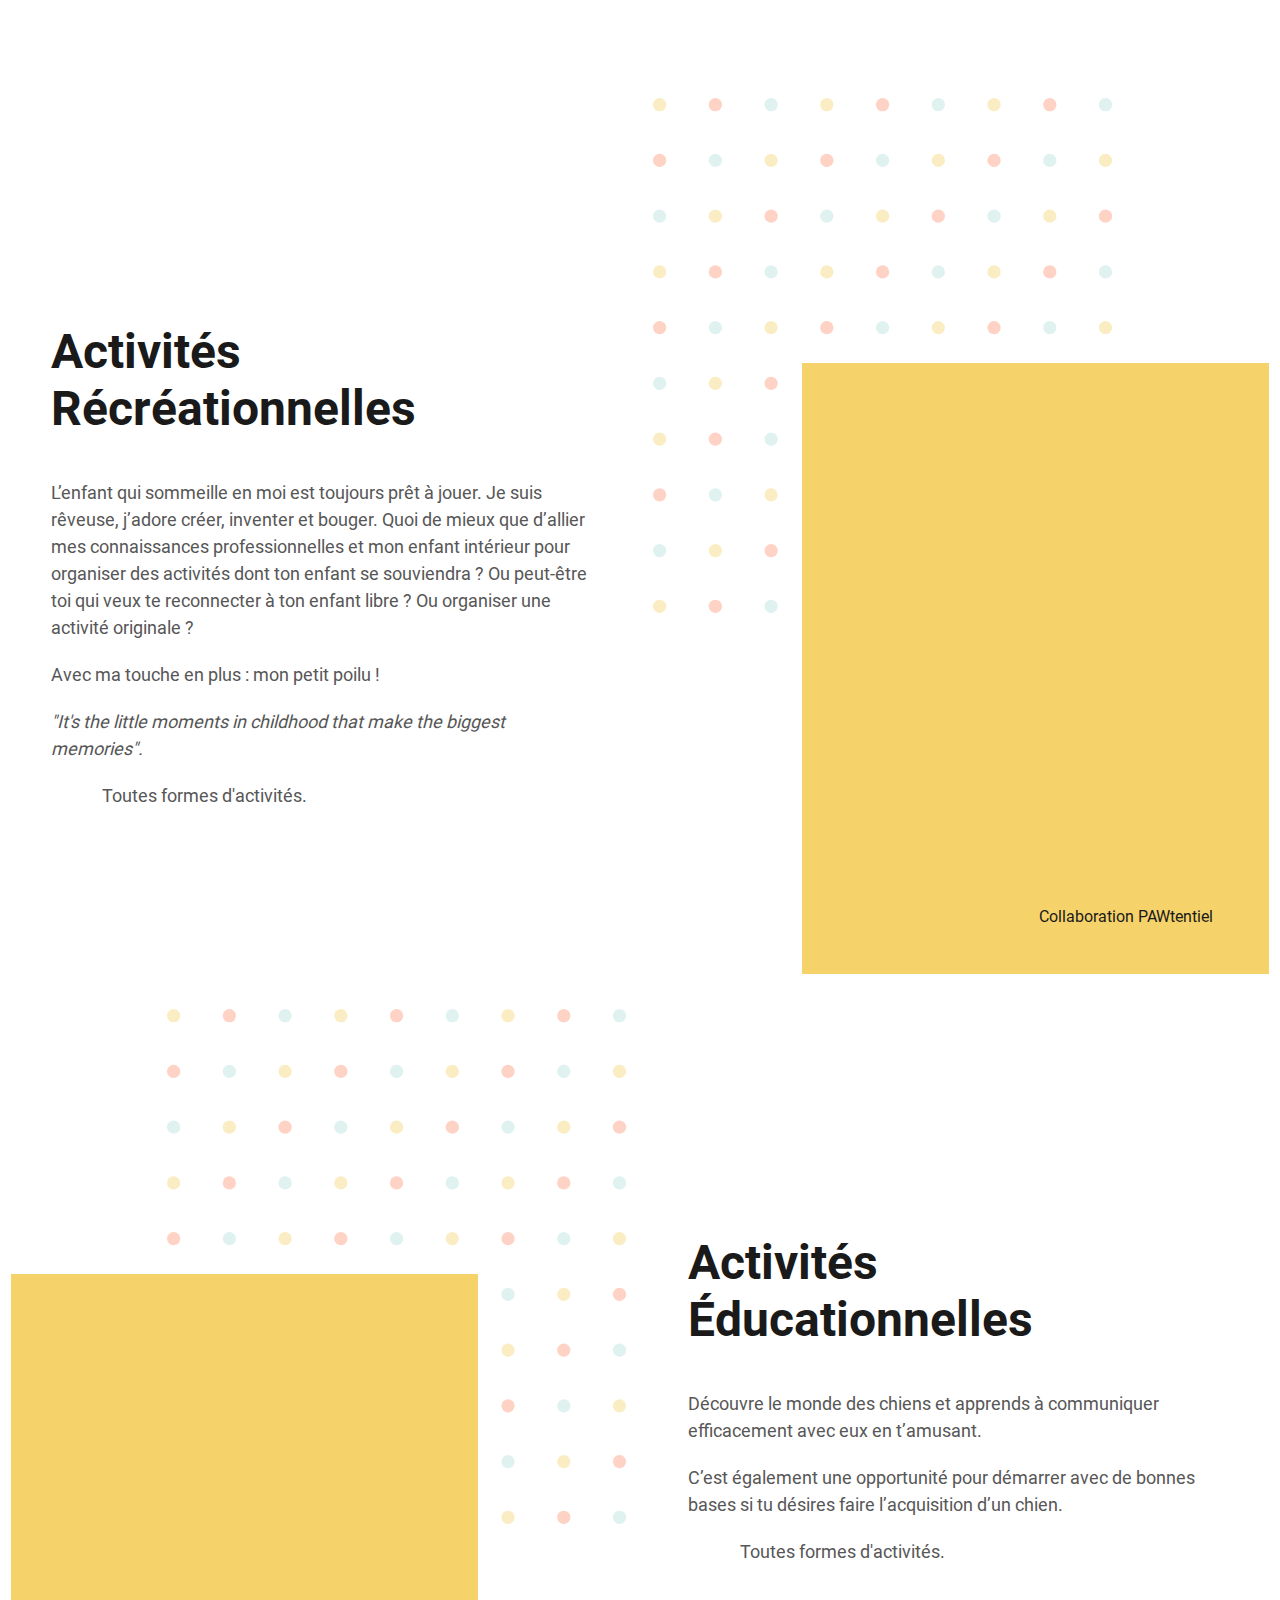
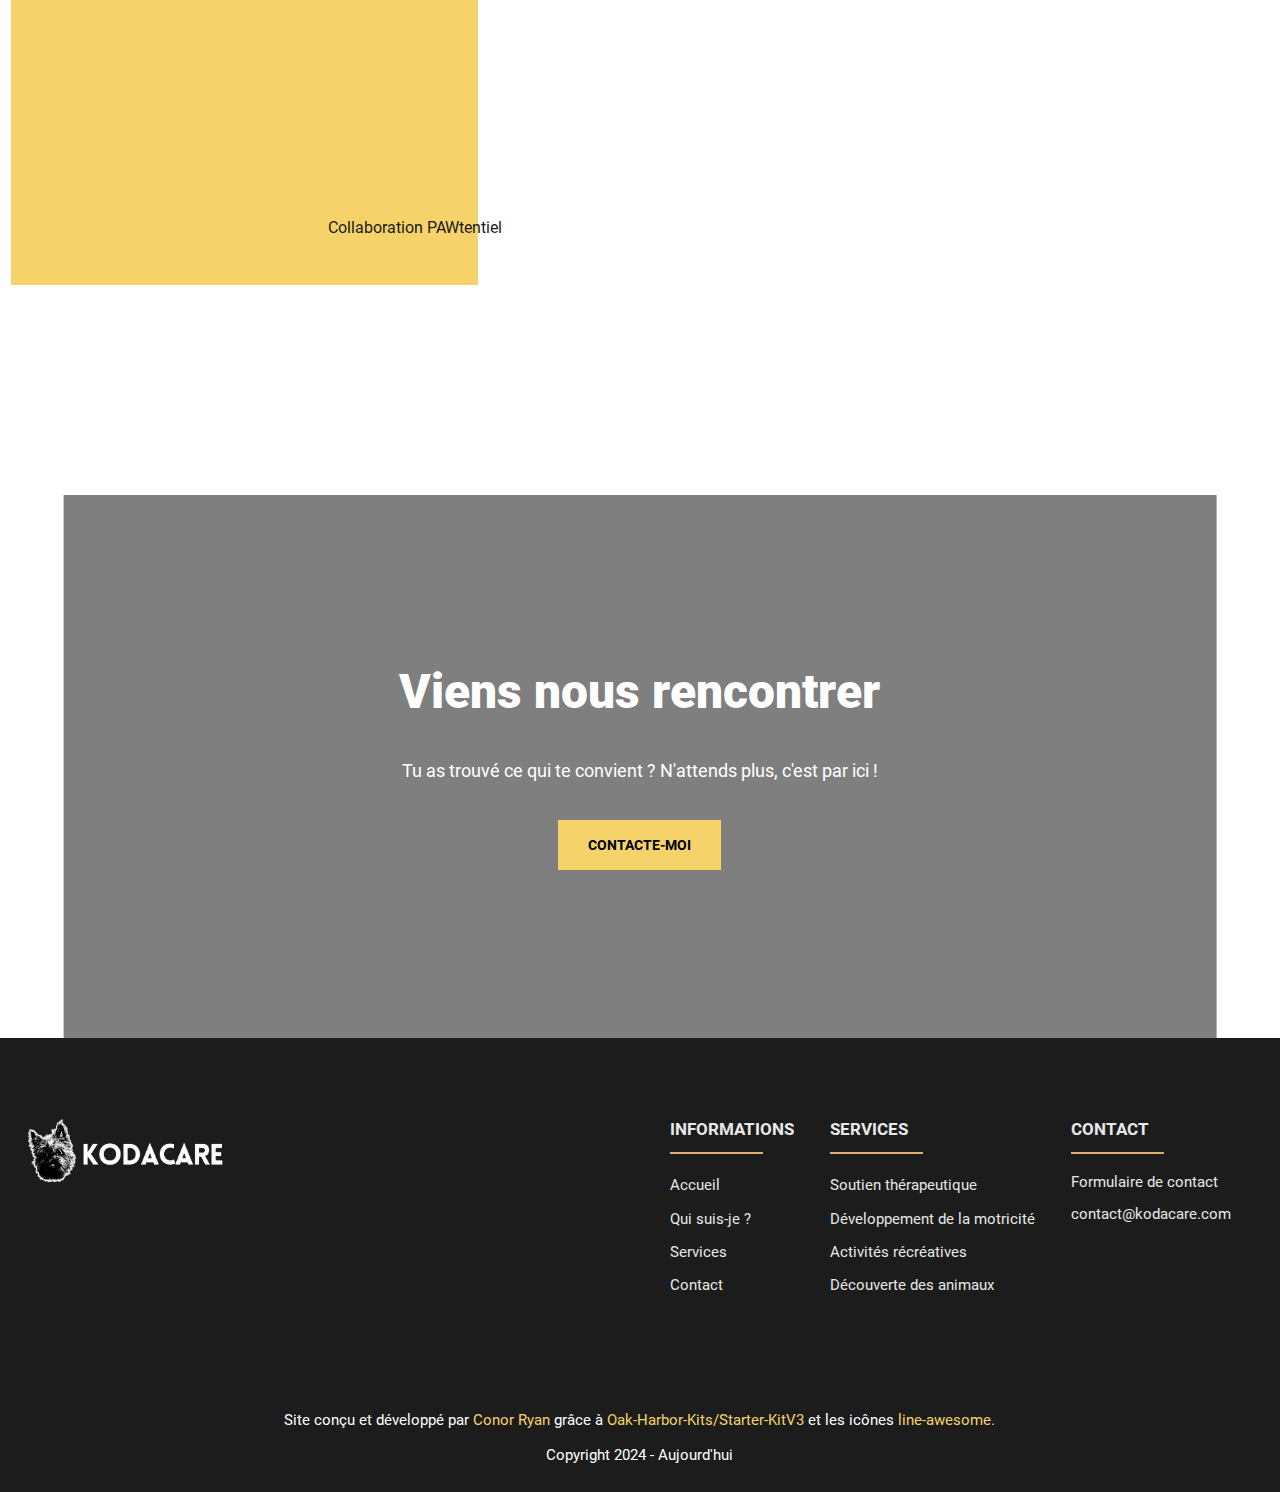
<file: services.html>
<!DOCTYPE html>
<html lang="fr">

<head>
    <meta charset="UTF-8">
    <meta http-equiv="X-UA-Compatible" content="IE=edge">
    <meta name="viewport" content="width=device-width, initial-scale=1.0">

    <link rel="canonical" href="https://www.kodacare.com/services.html">

    <meta name="description" content="Thérapies et activitées assistées par l'animal en Belgique.">
    <meta name="keywords" content="therapie assiste animal zootherapie emotionnel moteur motricity chien canitherapie">

    <!-- Analytics -->
    <script async src="https://www.googletagmanager.com/gtag/js?id=G-CGMPPM4YBJ"></script>
    <script>
        window.dataLayer = window.dataLayer || [];
        function gtag() { dataLayer.push(arguments); }
        gtag('js', new Date());
        gtag('config', 'G-CGMPPM4YBJ');
        gtag('consent', 'default', {
            'ad_storage': 'denied',
            'ad_user_data': 'denied',
            'ad_personalization': 'denied',
            'analytics_storage': 'denied'
        });
    </script>

    <!--Social Media Display-->
    <meta property="og:title" content="KodaCare - Thérapies assistées par l'animal">
    <meta property="og:description" content="Thérapies et activitées assistées par l'animal en Belgique.">
    <meta property="og:type" content="website">
    <meta property="og:url" content="https://www.kodacare.com/services.html">
    <meta property="og:image" content="android-chrome-384x384.png">
    <meta property="og:image:secure_url" content="android-chrome-384x384.png">

    <!--Favicons https://realfavicongenerator.net/ -->
    <link rel="apple-touch-icon" sizes="180x180" href="apple-touch-icon.png">
    <link rel="icon" type="image/png" sizes="32x32" href="favicon-32x32.png">
    <link rel="icon" type="image/png" sizes="16x16" href="favicon-16x16.png">
    <link rel="manifest" href="site.webmanifest">
    <link rel="mask-icon" href="safari-pinned-tab.svg" color="#000000">
    <meta name="msapplication-TileColor" content="#ffc40d">
    <meta name="theme-color" content="#ffffff">

    <!-- Preload -->
    <link rel="preload" as="image" href="images/photos/koda-horizon.jpg">
    <link rel="preload" as="font" type="font/woff2" href="fonts/roboto-v29-latin-regular.woff2" crossorigin>
    <link rel="preload" as="font" type="font/woff2" href="fonts/roboto-v29-latin-700.woff2" crossorigin>

    <link rel="stylesheet" href="css/common.css">
    <link rel="stylesheet" href="css/calltoaction.css" media="print" onload="this.media='all'; this.onload=null;">
    <link rel="stylesheet" href="css/sidebyside.css" media="print" onload="this.media='all'; this.onload=null;">
    <noscript>
        <link rel="stylesheet" href="css/calltoaction.css">
        <link rel="stylesheet" href="css/sidebyside.css">
    </noscript>

    <title>KodaCare | Mes Services</title>
</head>

<body>
    <!--Screen reader skip main nav-->
    <a class="skip" aria-label="skip to main content" href="#main">Aller directement au contenu</a>

    <!-- ============================================ -->
    <!--                 Navigation                   -->
    <!-- ============================================ -->

    <div id="navigation">
        <div aria-hidden="true" class="background-color-div">
            <!--This div is used to overcome a z-index issue where the open
                #navbar-menu is on top of the #navigation. This bar places itself 
                the #navbar-menu so that menu appears behind the #navigation
            -->
        </div>
        <div class="container">
            <!-- Logo -->
            <a class="logo" aria-label="Revenir à la page d'accueil" href="index.html">
                <img class="light" aria-hidden="true" src="images/logo/logo-full-white.png" decoding="async" alt="logo"
                    width="221" height="66">
                <img class="dark" aria-hidden="true" src="images/logo/logo-full-black.png" decoding="async"
                    loading="lazy" alt="logo" width="221" height="66">
            </a>

            <!--Main Nav-->
            <nav id="navbar-menu">
                <ul>
                    <li><a href="index.html">Accueil</a></li>
                    <li><a href="about.html">Qui suis-je ?</a></li>
                    <li><a class="active" href="services.html">Services</a></li>
                    <li><a href="contact.html">Contact</a></li>
                </ul>
            </nav>

            <!--Language selection-->
            <span id="language-select">
                <a href="services_en.html" aria-label="Voir la version anglaise de la page">EN</a>
            </span>

            <!--Mobile Nav toggle-->
            <button class="hamburger-menu">
                <span aria-hidden="true"></span>
            </button>
        </div>
    </div>

    <main id="main">

        <!-- ============================================ -->
        <!--                    LANDING                   -->
        <!-- ============================================ -->

        <section id="int-hero">
            <h1 id="home-h">Services et tarifs</h1>
            <picture>
                <source media="(min-width: 601px)" srcset="images/photos/koda-horizon.jpg">
                <img aria-hidden="true" loading="lazy" decoding="async" src="images/photos/koda-horizon.jpg"
                    alt="Koda et moi assis en regardant l'horizon" width="400" height="662">
            </picture>
        </section>

        <!-- ============================================ -->
        <!--                   About                      -->
        <!-- ============================================ -->

        <section class="sidebyside square">
            <div class="container">
                <div class="content">
                    <h2 class="title">Informations générales</h2>
                    <p>
                        Tu veux réserver une séance ? Je te propose un appel vidéo gratuit de 20 minutes environ afin de faire connaissance et de discuter de tes objectifs.
                    </p>
                    <p>
                        <strong>
                            Si tu veux en savoir plus, regarde-ci dessous.
                        </strong>
                        <br>Tu y trouveras : les informations pratiques, les tarifs et les descriptifs des services.
                    </p>
                    <p>
                        Je me déplace là où tu souhaites que la séance ait lieu : à la maison, dans un centre, à
                        l'école…
                    </p>
                    <p>
                        <strong>Tarif pour les séances individuelles :</strong> 100$ + TVH pour 1 heure.
                        <br>
                        <strong>Tarif de groupe (2 à 8 personnes max) :</strong> Devis sur demande en fonction de
                        l'activité.
                        <br>
                        <strong>Tarif kilométrique :</strong> $0,55/km au delà de 10km de distance
                        <br>
                        Je suis flexible en ce qui concerne la durée et la récurrence des séances afin de répondre au
                        mieux à tes besoins.
                    </p>
                </div>
                <picture class="image-box">
                    <img aria-hidden="true" loading="lazy" decoding="async" src="images/photos/perrine-koda-chaise.jpg"
                        alt="Perrine et koda dans une chaise">
                </picture>
            </div>
        </section>

        <section class="sidebyside reverse square">
            <div class="container">
                <div class="content">
                    <h2 class="title">Développement Cognitif & Émotionnel</h2>
                    <p>
                        Enfants, ado, adultes… Nous avons tous un jour besoin d’un petit coup de pouce pour atteindre notre plein potentiel.
                    </p>
                    <p>
                        Le chien est connu pour ses bienfaits apaisants. Mais savais-tu qu'il est aussi un formidable coach pour t'aider à te mettre en action, t'aider à dépasser les difficultés que tu rencontres, t'aider à prendre conscience de ta valeur et à devenir une meilleure version de toi-même ?
                    </p>
                    <p>
                        Pour qui ?
                    </p>
                    <ul>
                        <li>
                            <img aria-hidden="true" loading="lazy" decoding="async" src="images/icons/check.svg"
                                alt="check mark" width="20" height="20">
                            <span>Toute personne qui veut apprendre à vivre avec ses émotions</span>
                        </li>
                        <li>
                            <img aria-hidden="true" loading="lazy" decoding="async" src="images/icons/check.svg"
                                alt="check mark" width="20" height="20">
                            <span>Toute personne qui veut apprendre à gérer son stress</span>
                        </li>
                        <li>
                            <img aria-hidden="true" loading="lazy" decoding="async" src="images/icons/check.svg"
                                alt="check mark" width="20" height="20">
                            <span>Toute personne qui veut améliorer sa confiance en elle </span>
                        </li>
                        <li>
                            <img aria-hidden="true" loading="lazy" decoding="async" src="images/icons/check.svg"
                                alt="check mark" width="20" height="20">
                            <span> Personnes à besoin spécifique porteuse ou non de handicap</span>
                        </li>
                        <li>
                            <img aria-hidden="true" loading="lazy" decoding="async" src="images/icons/check.svg"
                                alt="check mark" width="20" height="20">
                            <span>Qui a besoin de soutien et de motivation pour pallier au mieux ses retards d'apprentissage</span>
                        </li>
                        <li>
                            <img aria-hidden="true" loading="lazy" decoding="async" src="images/icons/check.svg"
                                alt="check mark" width="20" height="20">
                            <span>Tout enfant en difficulté scolaire ou relationnelle</span>
                    </ul>
                    <p>
                        <em>"Le chien ne juge pas, il jauge"</em> - Aude Klein.
                    </p>
                </div>
                <picture class="image-box">
                    <img aria-hidden="true" loading="lazy" decoding="async" src="images/photos/nina-koda-balle.jpg"
                        alt="Enfant se concentre pour lancer une balle à Koda">
                </picture>
            </div>
        </section>

        <section class="sidebyside square">
            <div class="container">
                <div class="content">
                    <h2 class="title">Développement Moteur</h2>
                    <p>
                        Je suis physiothérapeute en revalidation spécialisée dans le domaine de la neurologie adulte et
                        pédiatrique. Depuis 2015, j’ai rencontré des personnes incroyablement fortes et fragiles à la
                        fois dans un corps qui ne répond plus aux commandes. Ensemble, nous nous battons pour plus
                        d’autonomie.
                    </p>
                    <p>
                        Avec Koda, nous allons te donner tous les outils dont tu auras besoin pour croquer la vie à pleines dents.
                    </p>
                    <p>
                        Pour toute condition altérant la motricité :
                    </p>
                    <ul>
                        <li><img aria-hidden="true" loading="lazy" decoding="async" src="images/icons/check.svg"
                                alt="check mark" width="20" height="20">
                            <span>Lésions de la colonne vertébrale et polytraumatismes</span>
                        </li>
                        <li><img aria-hidden="true" loading="lazy" decoding="async" src="images/icons/check.svg"
                                alt="check mark" width="20" height="20">
                            <span>Lésions cérébrales (AVC, traumatismes crâniens…)</span>
                        </li>
                        <li><img aria-hidden="true" loading="lazy" decoding="async" src="images/icons/check.svg"
                                alt="check mark" width="20" height="20">
                            <span>Paralysie cérébrale (IMC)</span>
                        </li>
                        <li><img aria-hidden="true" loading="lazy" decoding="async" src="images/icons/check.svg"
                                alt="check mark" width="20" height="20">
                            <span>Retard du développement moteur</span>
                        </li>
                        <li><img aria-hidden="true" loading="lazy" decoding="async" src="images/icons/check.svg"
                                alt="check mark" width="20" height="20">
                            <span>Syndrome de Down et autres syndromes génétiques</span>
                        </li>
                        <li><img aria-hidden="true" loading="lazy" decoding="async" src="images/icons/check.svg"
                                alt="check mark" width="20" height="20">
                            <span>Parkinson et syndromes associés</span>
                        </li>
                        <li><img aria-hidden="true" loading="lazy" decoding="async" src="images/icons/check.svg"
                                alt="check mark" width="20" height="20">
                            <span>Démences et syndromes associés</span>
                        </li>
                        <li><img aria-hidden="true" loading="lazy" decoding="async" src="images/icons/check.svg"
                                alt="check mark" width="20" height="20">
                            <span>Troubles déficitaires de l’attention avec ou sans hyperactivité (TDAH)</span>
                        </li>
                        <li><img aria-hidden="true" loading="lazy" decoding="async" src="images/icons/check.svg"
                                alt="check mark" width="20" height="20">
                            <span>Troubles du spectre de l'autisme (TSA)</span>
                        </li>
                        <li><img aria-hidden="true" loading="lazy" decoding="async" src="images/icons/check.svg"
                                alt="check mark" width="20" height="20">
                            <span>Perte d'autonomie fonctionnelle en tout genre</span>
                        </li>
                        <li><img aria-hidden="true" loading="lazy" decoding="async" src="images/icons/check.svg"
                                alt="check mark" width="20" height="20">
                            <span>Et plus!</span>
                        </li>
                    </ul>
                </div>
                <picture class="image-box">
                    <img aria-hidden="true" loading="lazy" decoding="async" src="images/photos/nina-motricity.jpg"
                        alt="Enfant brosse Koda">
                </picture>
            </div>
        </section>

        <section class="sidebyside reverse square">
            <div class="container">
                <div class="content">
                    <h2 class="title">Activités Récréationnelles</h2>
                    <p>
                        L’enfant qui sommeille en moi est toujours prêt à jouer. Je suis rêveuse, j’adore créer, inventer et bouger. Quoi de mieux que d’allier mes connaissances professionnelles et mon enfant intérieur pour organiser des activités dont ton enfant se souviendra ? Ou peut-être toi qui veux te reconnecter à ton enfant libre ? Ou organiser une activité originale ?
                    </p>
                    <p>
                        Avec ma touche en plus : mon petit poilu !
                    </p>
                    <p>
                        <em>"It's the little moments in childhood that make the biggest memories".</em>
                    </p>
                    <ul>
                        <li>
                            <img aria-hidden="true" loading="lazy" decoding="async" src="images/icons/check.svg"
                                alt="check mark" width="20" height="20">
                            <span>Toutes formes d'activités.</span>
                        </li>
                    </ul>
                </div>
                <picture class="image-box">
                    <img aria-hidden="true" loading="lazy" decoding="async" src="images/photos/koda-jump-groupe.jpg"
                        alt="Koda saute dans cerceau">
                    <span class="legend">Collaboration PAWtentiel</span>
                </picture>
            </div>
        </section>

        <section class="sidebyside square">
            <div class="container">
                <div class="content">
                    <h2 class="title">Activités Éducationnelles</h2>
                    <p>
                        Découvre le monde des chiens et apprends à communiquer efficacement avec eux en t’amusant.
                    </p>
                    <p>
                        C’est également une opportunité pour démarrer avec de bonnes bases si tu désires faire
                        l’acquisition d’un chien.
                    </p>
                    <ul>
                        <li>
                            <img aria-hidden="true" loading="lazy" decoding="async" src="images/icons/check.svg"
                                alt="check mark" width="20" height="20">
                            <span>Toutes formes d'activités.</span>
                        </li>
                    </ul>
                </div>
                <picture class="image-box">
                    <img aria-hidden="true" loading="lazy" decoding="async"
                        src="images/photos/koda-obeissance-enfant.jpg" alt="Koda obéissance avec enfant">
                    <span class="legend">Collaboration PAWtentiel</span>
                </picture>
            </div>
        </section>

        <!-- ============================================ -->
        <!--             Final Call to Action             -->
        <!-- ============================================ -->

        <section id="cta">
            <div class="container">
                <h2 class="title">Viens nous rencontrer</h2>
                <p>
                    Tu as trouvé ce qui te convient ? N'attends plus, c'est par ici !
                </p>
                <a href="contact.html" class="button-solid">Contacte-moi</a>
            </div>
            <picture>
                <source media="(min-width: 601px)" srcset="images/photos/koda-walk-in-snow.jpg">
                <img aria-hidden="true" loading="lazy" decoding="async" src="images/photos/koda-walk-in-snow.jpg"
                    alt="Koda et moi qui marchons dans la neige" width="1920" height="1280">
            </picture>
        </section>

    </main>

    <!-- ============================================ -->
    <!--                   Footer                     -->
    <!-- ============================================ -->

    <footer id="footer">
        <div class="container">
            <div class="left-section">
                <a class="logo" href="index.html"><img loading="lazy" decoding="async"
                        src="images/logo/logo-full-white.png" alt="logo" width="264" height="78"></a>
            </div>
            <div class="right-section">
                <div class="lists">
                    <ul>
                        <li>
                            <h2>Informations</h2>
                        </li>
                        <li><a href="index.html">Accueil</a></li>
                        <li><a href="about.html">Qui suis-je ?</a></li>
                        <li><a href="services.html">Services</a></li>
                        <li><a href="contact.html">Contact</a></li>
                    </ul>
                    <ul>
                        <li>
                            <h2>Services</h2>
                        </li>
                        <li>Soutien thérapeutique</li>
                        <li>Développement de la motricité</li>
                        <li>Activités récréatives</li>
                        <li>Découverte des animaux</li>
                    </ul>
                    <ul>
                        <li>
                            <h2>Contact</h2>
                        </li>
                        <li><a href="contact.html">Formulaire de contact</a></li>
                        <li><a href="mailto:contact@kodacare.com">contact@kodacare.com</a></li>
                    </ul>
                </div>
            </div>
        </div>

        <div class="credit">
            <span>Site conçu et développé par </span>
            <a href="https://github.com/conorryan" target="_blank" rel="noopener">Conor Ryan</a>
            <span>grâce à <a href="https://github.com/Oak-Harbor-Kits/Starter-KitV3" target="_blank"
                    rel="noopener">Oak-Harbor-Kits/Starter-KitV3</a></span>
            <span>et les icônes <a href="https://icons8.com/line-awesome" target="_blank"
                    rel="noopener">line-awesome.</a></span>
            <br><span class="copyright"> Copyright 2024 - Aujourd'hui</span>
        </div>
    </footer>

    <script defer src="js/nav.js"></script>
    <script defer src="js/scroll.js"></script>

</body>

</html>
</file>
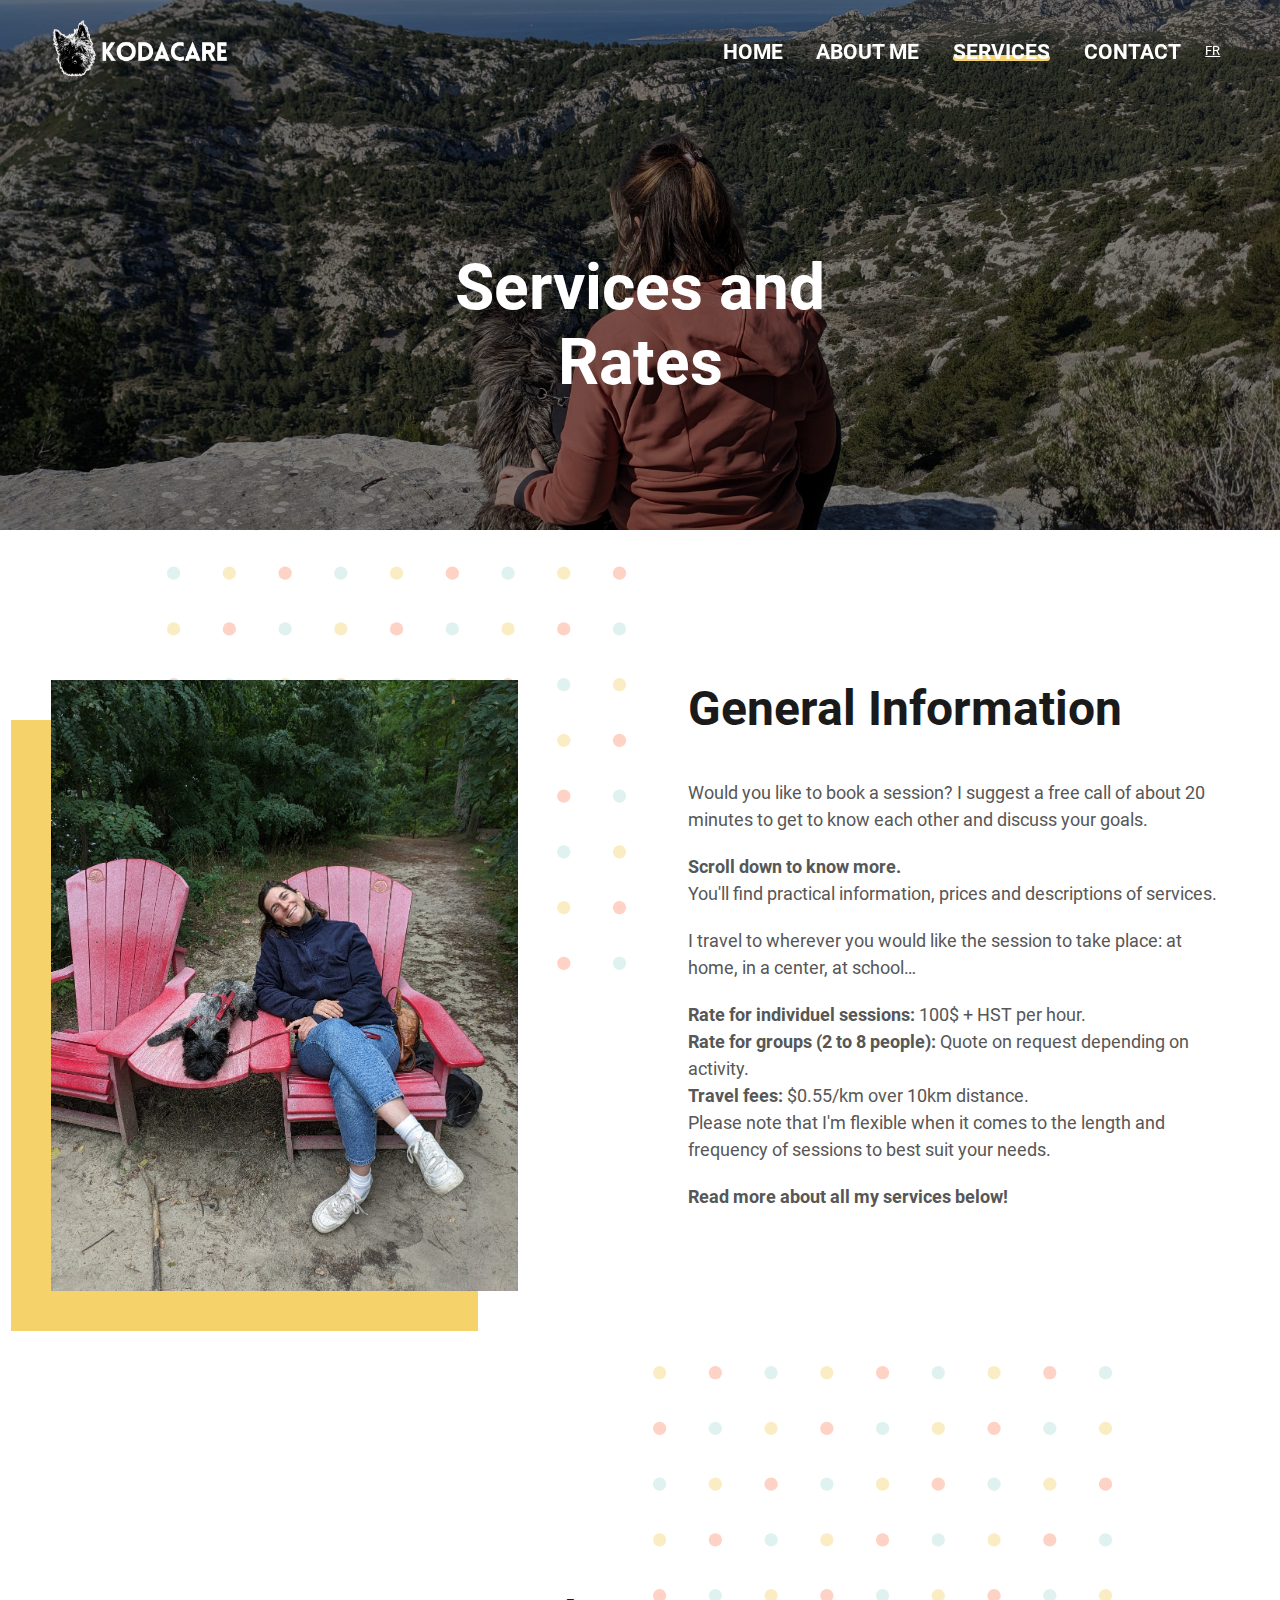
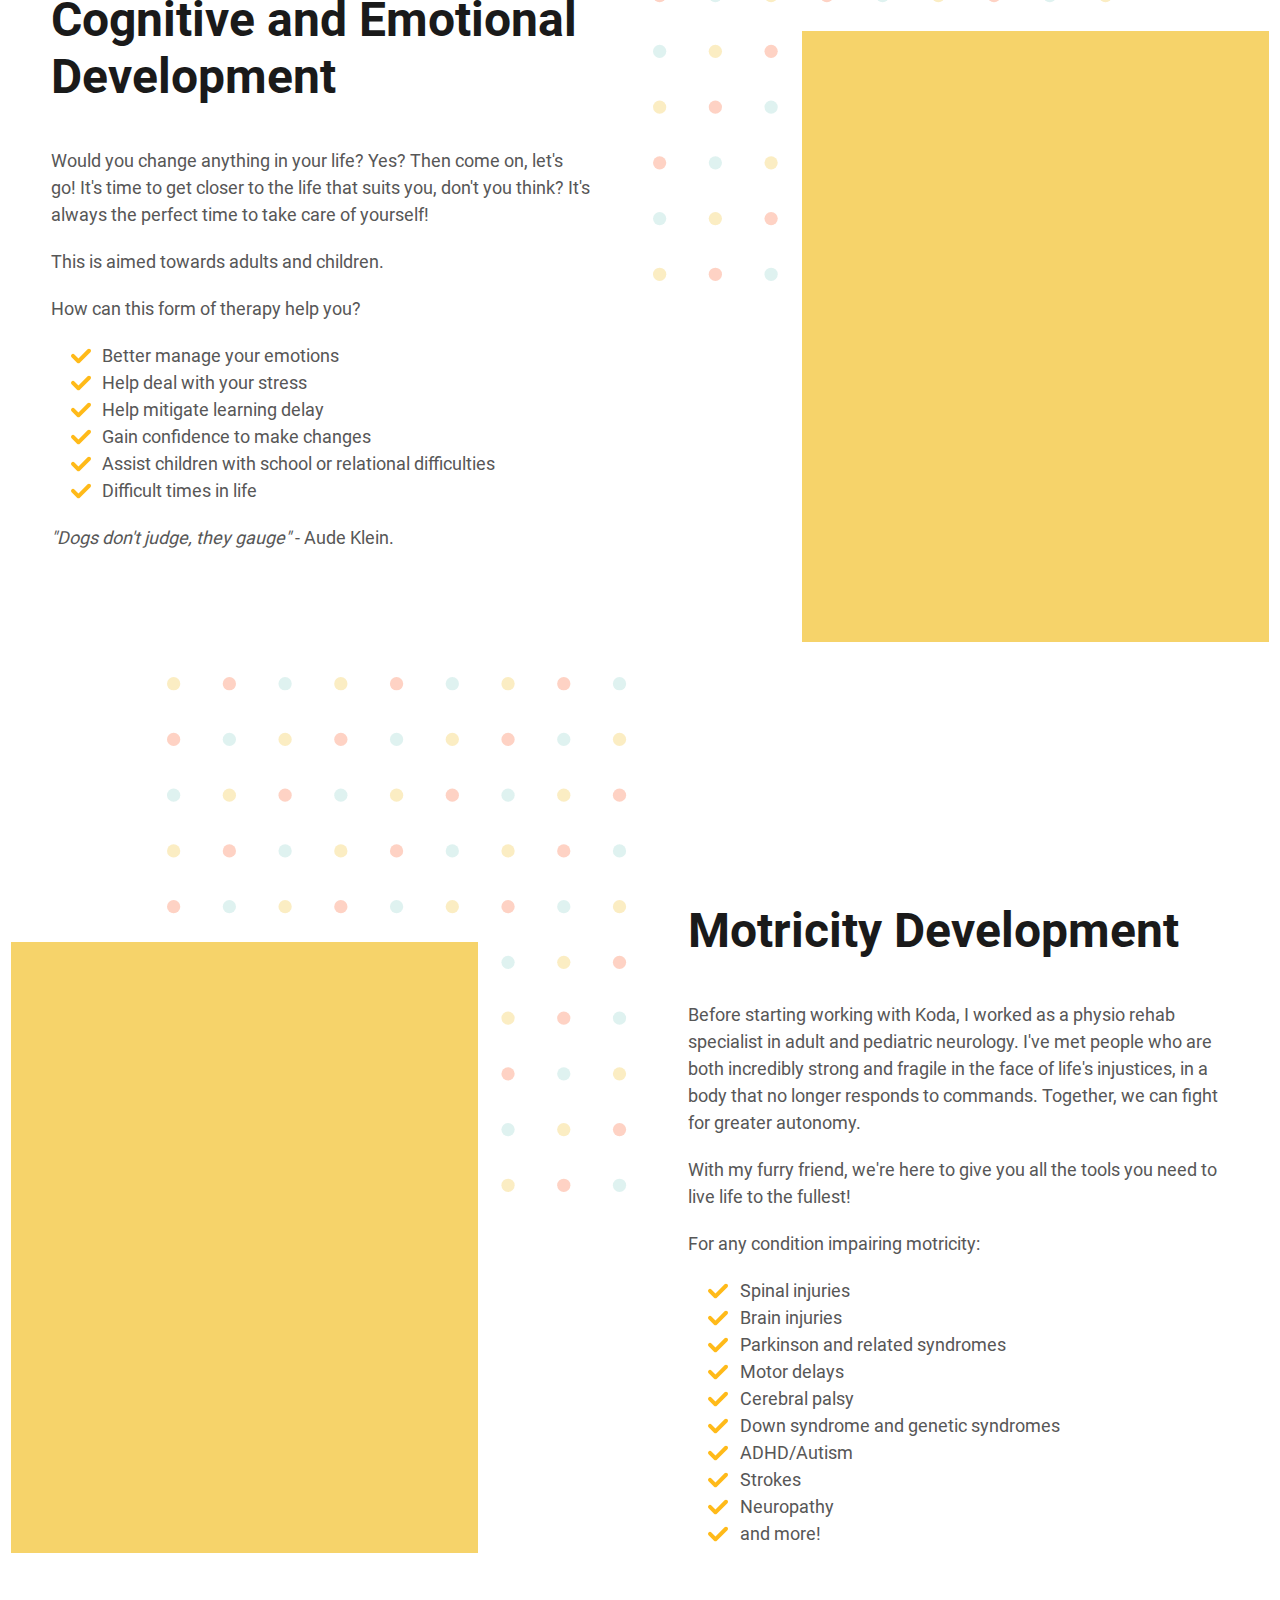
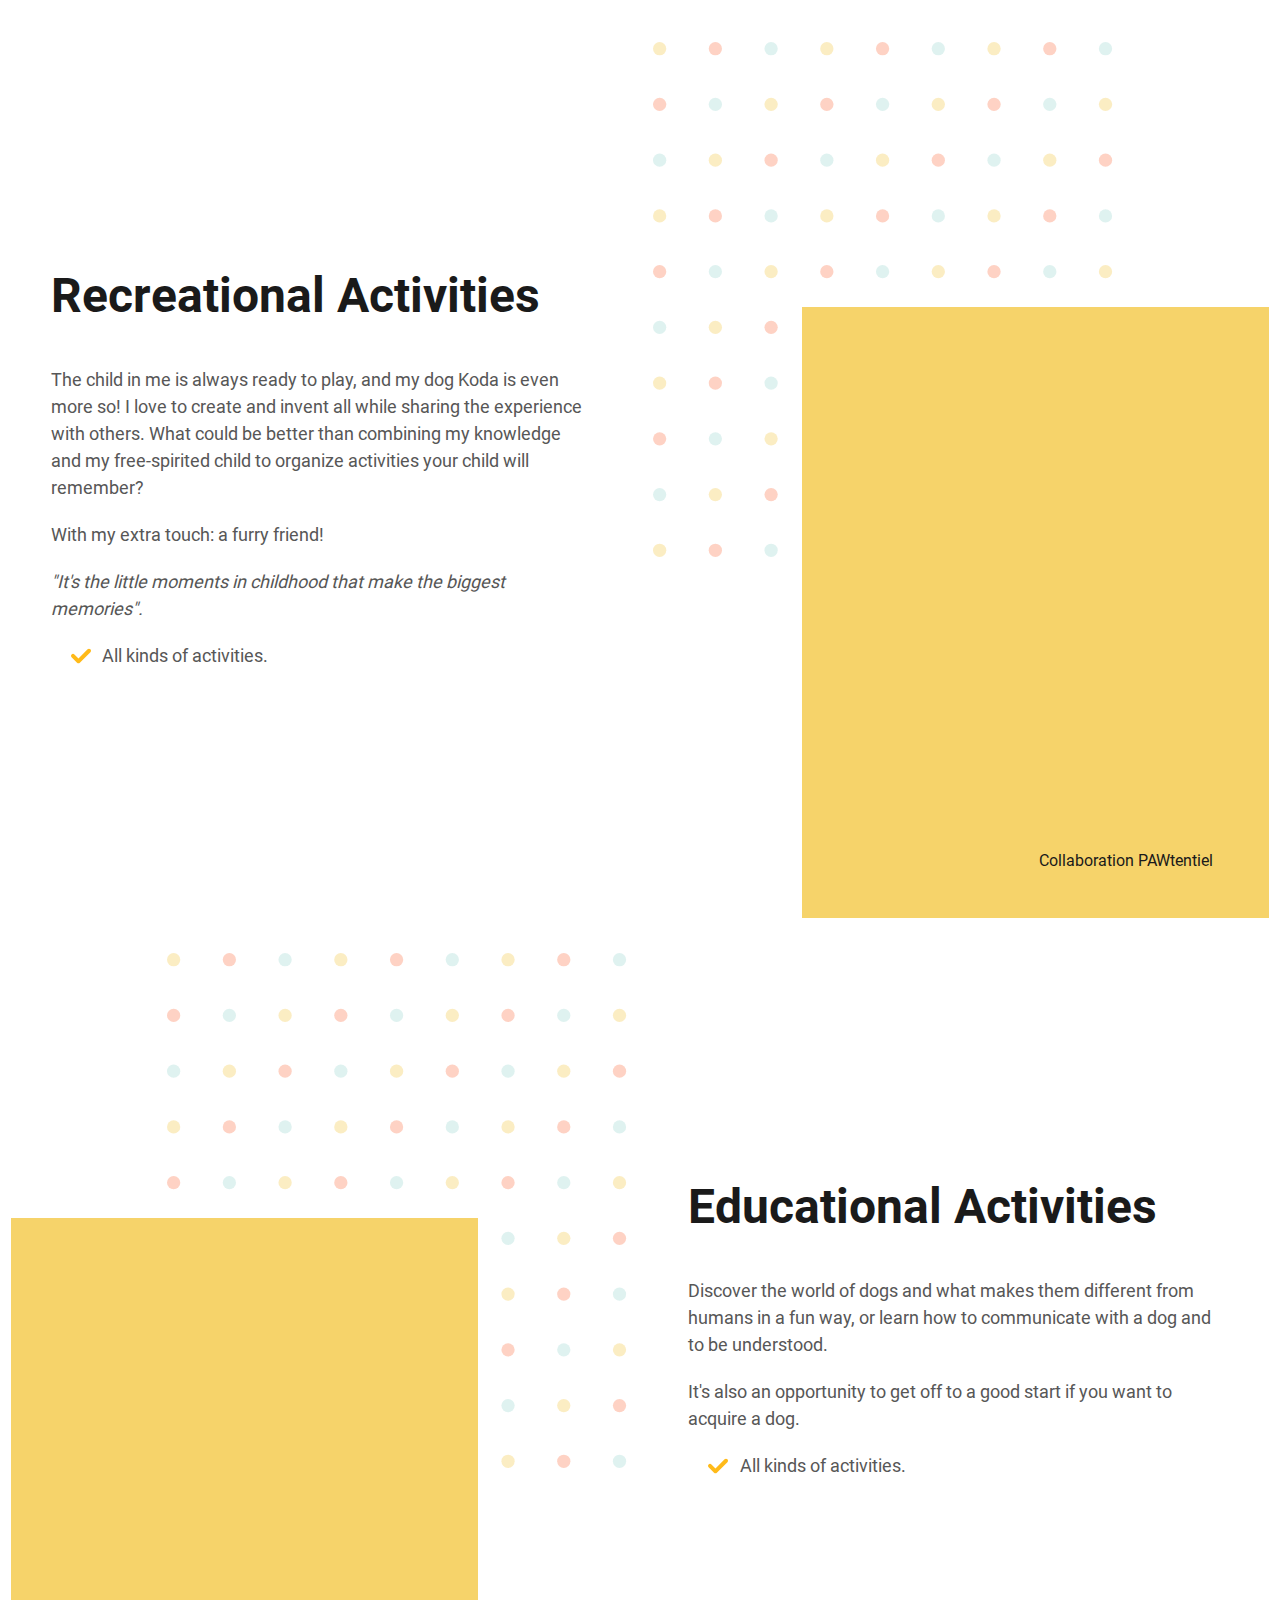
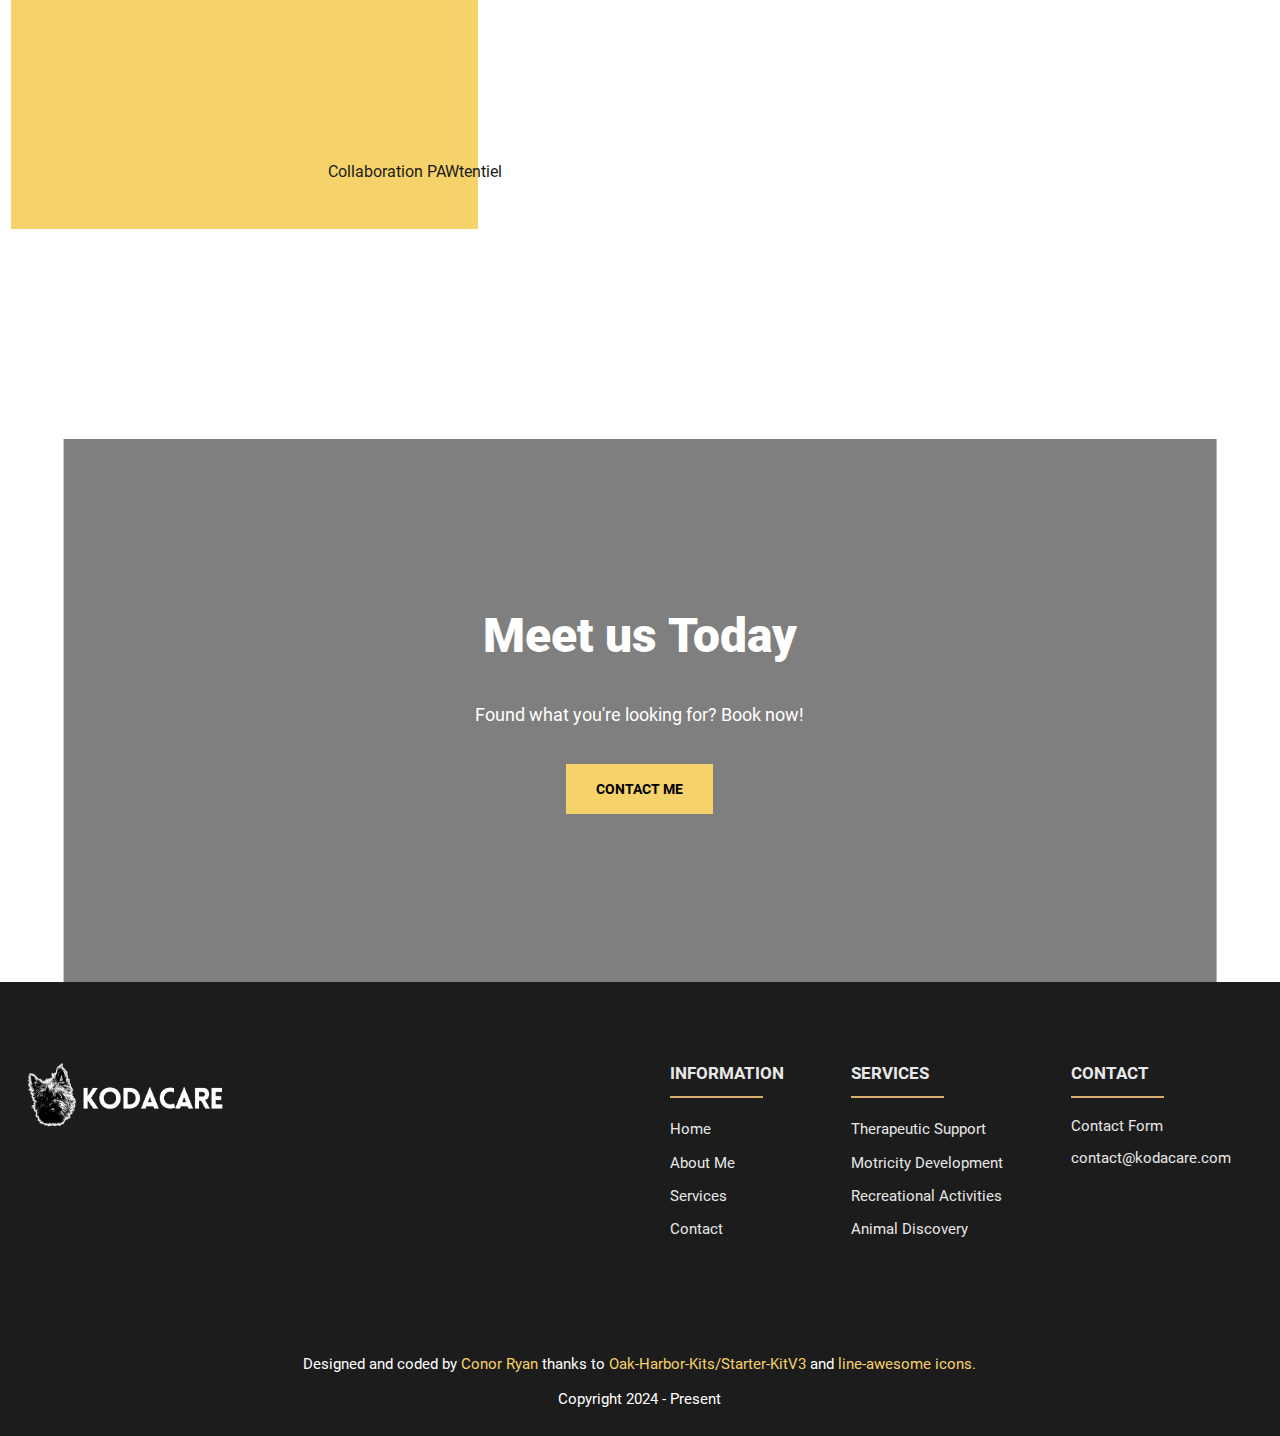
<file: services_en.html>
<!DOCTYPE html>
<html lang="en">

<head>
    <meta charset="UTF-8">
    <meta http-equiv="X-UA-Compatible" content="IE=edge">
    <meta name="viewport" content="width=device-width, initial-scale=1.0">

    <link rel="canonical" href="https://www.kodacare.com/services_en.html">

    <meta name="description" content="Animal-Assisted Therapy for therapeutic, motor aid, recreational and educational activities.">
    <meta name="keywords" content="animal assisted therapy zootherapy emotional motricity physiotherapy dog canine">

    <!-- Analytics -->
    <script async src="https://www.googletagmanager.com/gtag/js?id=G-CGMPPM4YBJ"></script>
    <script>
        window.dataLayer = window.dataLayer || [];
        function gtag() { dataLayer.push(arguments); }
        gtag('js', new Date());
        gtag('config', 'G-CGMPPM4YBJ');
        gtag('consent', 'default', {
            'ad_storage': 'denied',
            'ad_user_data': 'denied',
            'ad_personalization': 'denied',
            'analytics_storage': 'denied'
        });
    </script>

    <!--Social Media Display-->
    <meta property="og:title" content="KodaCare - Animal-Assisted Therapy">
    <meta property="og:description"
        content="Animal-Assisted Therapy for therapeutic, motor aid, recreational and educational activities.">
    <meta property="og:type" content="website">
    <meta property="og:url" content="https://www.kodacare.com/services_en.html">
    <meta property="og:image" content="android-chrome-384x384.png">
    <meta property="og:image:secure_url" content="android-chrome-384x384.png">

    <!--Favicons https://realfavicongenerator.net/ -->
    <link rel="apple-touch-icon" sizes="180x180" href="apple-touch-icon.png">
    <link rel="icon" type="image/png" sizes="32x32" href="favicon-32x32.png">
    <link rel="icon" type="image/png" sizes="16x16" href="favicon-16x16.png">
    <link rel="manifest" href="site.webmanifest">
    <link rel="mask-icon" href="safari-pinned-tab.svg" color="#000000">
    <meta name="msapplication-TileColor" content="#ffc40d">
    <meta name="theme-color" content="#ffffff">

    <!-- Preload -->
    <link rel="preload" as="image" href="images/photos/koda-horizon.jpg">
    <link rel="preload" as="font" type="font/woff2" href="fonts/roboto-v29-latin-regular.woff2" crossorigin>
    <link rel="preload" as="font" type="font/woff2" href="fonts/roboto-v29-latin-700.woff2" crossorigin>

    <link rel="stylesheet" href="css/common.css">
    <link rel="stylesheet" href="css/calltoaction.css" media="print" onload="this.media='all'; this.onload=null;">
    <link rel="stylesheet" href="css/sidebyside.css" media="print" onload="this.media='all'; this.onload=null;">
    <noscript>
        <link rel="stylesheet" href="css/calltoaction.css">
        <link rel="stylesheet" href="css/sidebyside.css">
    </noscript>

    <title>KodaCare | Services</title>
</head>

<body>
    <!--Screen reader skip main nav-->
    <a class="skip" aria-label="skip to main content" href="#main">Click To Skip To Main Content</a>

    <!-- ============================================ -->
    <!--                 Navigation                   -->
    <!-- ============================================ -->

    <div id="navigation">
        <div aria-hidden="true" class="background-color-div">
            <!--This div is used to overcome a z-index issue where the open
                #navbar-menu is on top of the #navigation. This bar places itself 
                the #navbar-menu so that menu appears behind the #navigation
            -->
        </div>
        <div class="container">
            <!-- Logo -->
            <a class="logo" aria-label="click to go to home page" href="index_en.html">
                <img class="light" aria-hidden="true" src="images/logo/logo-full-white.png" decoding="async" alt="logo"
                    width="221" height="66">
                <img class="dark" aria-hidden="true" src="images/logo/logo-full-black.png" decoding="async"
                    loading="lazy" alt="logo" width="221" height="66">
            </a>

            <!--Main Nav-->
            <nav id="navbar-menu">
                <ul>
                    <li><a href="index_en.html">Home</a></li>
                    <li><a href="about_en.html">About Me</a></li>
                    <li><a class="active" href="services_en.html">Services</a></li>
                    <!--li><a href="gallery.html">Gallery</a></li-->
                    <!--li><a href="reviews.html">Reviews</a></li-->
                    <li><a href="contact_en.html">Contact</a></li>
                </ul>
            </nav>

            <!--Language selection-->
            <span id="language-select">
                <a href="services.html" aria-label="View french version of page">FR</a>
            </span>

            <!--Mobile Nav toggle-->
            <button class="hamburger-menu">
                <span aria-hidden="true"></span>
            </button>
        </div>
    </div>

    <main id="main">

        <!-- ============================================ -->
        <!--                    LANDING                   -->
        <!-- ============================================ -->

        <section id="int-hero">
            <h1 id="home-h">Services and Rates</h1>
            <picture>
                <source media="(min-width: 601px)" srcset="images/photos/koda-horizon.jpg">
                <img aria-hidden="true" loading="lazy" decoding="async" src="images/photos/koda-horizon.jpg"
                    alt="Koda and I looking out to the horizon" width="400" height="662">
            </picture>
        </section>

        <!-- ============================================ -->
        <!--                   About                      -->
        <!-- ============================================ -->

        <section class="sidebyside square">
            <div class="container">
                <div class="content">
                    <h2 class="title">General Information</h2>
                    <p>
                        Would you like to book a session? I suggest a free call of about 20 minutes to get to know each
                        other and discuss your goals.
                    </p>
                    <P>
                        <strong>
                            Scroll down to know more.
                        </strong>
                        <br>
                        You'll find practical information, prices and descriptions of services.
                    </p>
                    <p>
                        I travel to wherever you would like the session to take place: at home, in a
                        center, at school…
                    </p>
                    <p>
                        <strong>Rate for individuel sessions:</strong> 100$ + HST per hour.
                        <br>
                        <strong>Rate for groups (2 to 8 people):</strong> Quote on request depending on activity.
                        <br>
                        <strong>Travel fees:</strong> $0.55/km over 10km distance.
                        <br>
                        Please note that I'm flexible when it comes to the length and frequency of sessions to best
                        suit your needs.
                    </p>
                    <p>
                        <strong>Read more about all my services below!</strong>
                    </p>
                </div>
                <picture class="image-box">
                    <img aria-hidden="true" loading="lazy" decoding="async" src="images/photos/perrine-koda-chaise.jpg"
                        alt="me walking">
                </picture>
            </div>
        </section>

        <section class="sidebyside reverse square">
            <div class="container">
                <div class="content">
                    <h2 class="title">Cognitive and Emotional Development</h2>
                    <p>
                        Would you change anything in your life? Yes? Then come on, let's go! It's time to get closer to
                        the life that suits you, don't you think? It's always the perfect time to take care of yourself!
                    </p>
                    <p>
                        This is aimed towards adults and children.
                    </p>
                    <p>
                        How can this form of therapy help you?
                    </p>
                    <ul>
                        <li>
                            <img aria-hidden="true" loading="lazy" decoding="async" src="images/icons/check.svg"
                                alt="check mark" width="20" height="20">
                            <span>Better manage your emotions</span>
                        </li>
                        <li>
                            <img aria-hidden="true" loading="lazy" decoding="async" src="images/icons/check.svg"
                                alt="check mark" width="20" height="20">
                            <span>Help deal with your stress</span>
                        </li>
                        <li>
                            <img aria-hidden="true" loading="lazy" decoding="async" src="images/icons/check.svg"
                                alt="check mark" width="20" height="20">
                            <span>Help mitigate learning delay</span>
                        </li>
                        <li>
                            <img aria-hidden="true" loading="lazy" decoding="async" src="images/icons/check.svg"
                                alt="check mark" width="20" height="20">
                            <span>Gain confidence to make changes</span>
                        </li>
                        <li>
                            <img aria-hidden="true" loading="lazy" decoding="async" src="images/icons/check.svg"
                                alt="check mark" width="20" height="20">
                            <span>Assist children with school or relational difficulties</span>
                        </li>
                        <li>
                            <img aria-hidden="true" loading="lazy" decoding="async" src="images/icons/check.svg"
                                alt="check mark" width="20" height="20">
                            <span>Difficult times in life</span>
                        </li>
                    </ul>
                    <p>
                        <em>"Dogs don't judge, they gauge"</em> - Aude Klein.
                    </p>
                </div>
                <picture class="image-box">
                    <img aria-hidden="true" loading="lazy" decoding="async" src="images/photos/nina-koda-balle.jpg"
                        alt="me walking">
                </picture>
            </div>
        </section>

        <section class="sidebyside square">
            <div class="container">
                <div class="content">
                    <h2 class="title">Motricity Development</h2>
                    <p>
                        Before starting working with Koda, I worked as a physio rehab specialist in adult and pediatric
                        neurology. I've met people who are both incredibly strong and fragile in the face of life's
                        injustices, in a body that no longer responds to commands. Together, we can fight for greater
                        autonomy.
                    </p>
                    <p>
                        With my furry friend, we're here to give you all the tools you need to live life to the fullest!
                    </p>
                    <p>
                        For any condition impairing motricity:
                    </p>
                    <ul>
                        <li><img aria-hidden="true" loading="lazy" decoding="async" src="images/icons/check.svg"
                                alt="check mark" width="20" height="20">
                            <span>Spinal injuries</span>
                        </li>
                        <li><img aria-hidden="true" loading="lazy" decoding="async" src="images/icons/check.svg"
                                alt="check mark" width="20" height="20">
                            <span>Brain injuries</span>
                        </li>
                        <li><img aria-hidden="true" loading="lazy" decoding="async" src="images/icons/check.svg"
                                alt="check mark" width="20" height="20">
                            <span>Parkinson and related syndromes</span>
                        </li>
                        <li><img aria-hidden="true" loading="lazy" decoding="async" src="images/icons/check.svg"
                                alt="check mark" width="20" height="20">
                            <span>Motor delays</span>
                        </li>
                        <li><img aria-hidden="true" loading="lazy" decoding="async" src="images/icons/check.svg"
                                alt="check mark" width="20" height="20">
                            <span>Cerebral palsy</span>
                        </li>
                        <li><img aria-hidden="true" loading="lazy" decoding="async" src="images/icons/check.svg"
                                alt="check mark" width="20" height="20">
                            <span>Down syndrome and genetic syndromes</span>
                        </li>
                        <li><img aria-hidden="true" loading="lazy" decoding="async" src="images/icons/check.svg"
                                alt="check mark" width="20" height="20">
                            <span>ADHD/Autism</span>
                        </li>
                        <li><img aria-hidden="true" loading="lazy" decoding="async" src="images/icons/check.svg"
                                alt="check mark" width="20" height="20">
                            <span>Strokes</span>
                        </li>
                        <li><img aria-hidden="true" loading="lazy" decoding="async" src="images/icons/check.svg"
                                alt="check mark" width="20" height="20">
                            <span>Neuropathy</span>
                        </li>
                        <li><img aria-hidden="true" loading="lazy" decoding="async" src="images/icons/check.svg"
                                alt="check mark" width="20" height="20">
                            <span>and more!</span>
                        </li>
                    </ul>
                </div>
                <picture class="image-box">
                    <img aria-hidden="true" loading="lazy" decoding="async" src="images/photos/nina-motricity.jpg"
                        alt="me walking">
                </picture>
            </div>
        </section>

        <section class="sidebyside reverse square">
            <div class="container">
                <div class="content">
                    <h2 class="title">Recreational Activities</h2>
                    <p>
                        The child in me is always ready to play, and my dog Koda is even more so! I love
                        to create and invent all while sharing the experience with others. What could be better than
                        combining my knowledge and my free-spirited child to organize activities your child will
                        remember?
                    </p>
                    <p>
                        With my extra touch: a furry friend!
                    </p>
                    <p>
                        <em>"It's the little moments in childhood that make the biggest memories".</em>
                    </p>
                    <ul>
                        <li>
                            <img aria-hidden="true" loading="lazy" decoding="async" src="images/icons/check.svg"
                                alt="check mark" width="20" height="20">
                            <span>All kinds of activities.</span>
                        </li>
                    </ul>
                </div>
                <picture class="image-box">
                    <img aria-hidden="true" loading="lazy" decoding="async" src="images/photos/koda-jump-groupe.jpg"
                        alt="Koda jumping over a child's legs">
                    <span class="legend">Collaboration PAWtentiel</span>
                </picture>
            </div>
        </section>

        <section class="sidebyside square">
            <div class="container">
                <div class="content">
                    <h2 class="title">Educational Activities</h2>
                    <p>
                        Discover the world of dogs and what makes them different from humans in a fun way, or learn how
                        to communicate with a dog and to be understood.
                    </p>
                    <p>
                        It's also an opportunity to get off to a good start if you want to acquire a dog.
                    </p>
                    <ul>
                        <li>
                            <img aria-hidden="true" loading="lazy" decoding="async" src="images/icons/check.svg"
                                alt="check mark" width="20" height="20">
                            <span>All kinds of activities.</span>
                        </li>
                    </ul>
                </div>
                <picture class="image-box">
                    <img aria-hidden="true" loading="lazy" decoding="async"
                        src="images/photos/koda-obeissance-enfant.jpg" alt="Koda doing obedience with child">
                    <span class="legend">Collaboration PAWtentiel</span>
                </picture>
            </div>
        </section>

        <!-- ============================================ -->
        <!--             Final Call to Action             -->
        <!-- ============================================ -->

        <section id="cta">
            <div class="container">
                <h2 class="title">Meet us Today</h2>
                <p>
                    Found what you're looking for? Book now!
                </p>
                <a href="contact_en.html" class="button-solid">Contact me</a>
            </div>
            <picture>
                <source media="(min-width: 601px)" srcset="images/photos/koda-walk-in-snow.jpg">
                <img aria-hidden="true" loading="lazy" decoding="async" src="images/photos/koda-walk-in-snow.jpg"
                    alt="Koda and I walking in the snow" width="1920" height="1280">
            </picture>
        </section>

    </main>

    <!-- ============================================ -->
    <!--                   Footer                     -->
    <!-- ============================================ -->

    <footer id="footer">
        <div class="container">
            <div class="left-section">
                <a class="logo" href="index_en.html"><img loading="lazy" decoding="async"
                        src="images/logo/logo-full-white.png" alt="logo" width="264" height="78"></a>
            </div>
            <div class="right-section">
                <div class="lists">
                    <ul>
                        <li>
                            <h2>Information</h2>
                        </li>
                        <li><a href="index_en.html">Home</a></li>
                        <li><a href="about_en.html">About Me</a></li>
                        <li><a href="services_en.html">Services</a></li>
                        <!--li><a href="gallery.html">Gallery</a></li-->
                        <!--li><a href="reviews.html">Reviews</a></li-->
                        <li><a href="contact_en.html">Contact</a></li>
                    </ul>
                    <ul>
                        <li>
                            <h2>Services</h2>
                        </li>
                        <li>Therapeutic Support</li>
                        <li>Motricity Development</li>
                        <li>Recreational Activities</li>
                        <li>Animal Discovery</li>
                    </ul>
                    <ul>
                        <li>
                            <h2>Contact</h2>
                        </li>
                        <li><a href="contact_en.html">Contact Form</a></li>
                        <li><a href="mailto:contact@kodacare.com">contact@kodacare.com</a></li>
                    </ul>
                </div>
            </div>
        </div>

        <div class="credit">
            <span>Designed and coded by</span>
            <a href="https://github.com/conorryan" target="_blank" rel="noopener">Conor Ryan</a>
            <span>thanks to <a href="https://github.com/Oak-Harbor-Kits/Starter-KitV3" target="_blank"
                    rel="noopener">Oak-Harbor-Kits/Starter-KitV3</a></span>
            <span>and <a href="https://icons8.com/line-awesome" target="_blank" rel="noopener">line-awesome
                    icons.</a></span>
            <br><span class="copyright"> Copyright 2024 - Present</span>
        </div>
    </footer>

    <script defer src="js/nav.js"></script>
    <script defer src="js/scroll.js"></script>

</body>

</html>
</file>
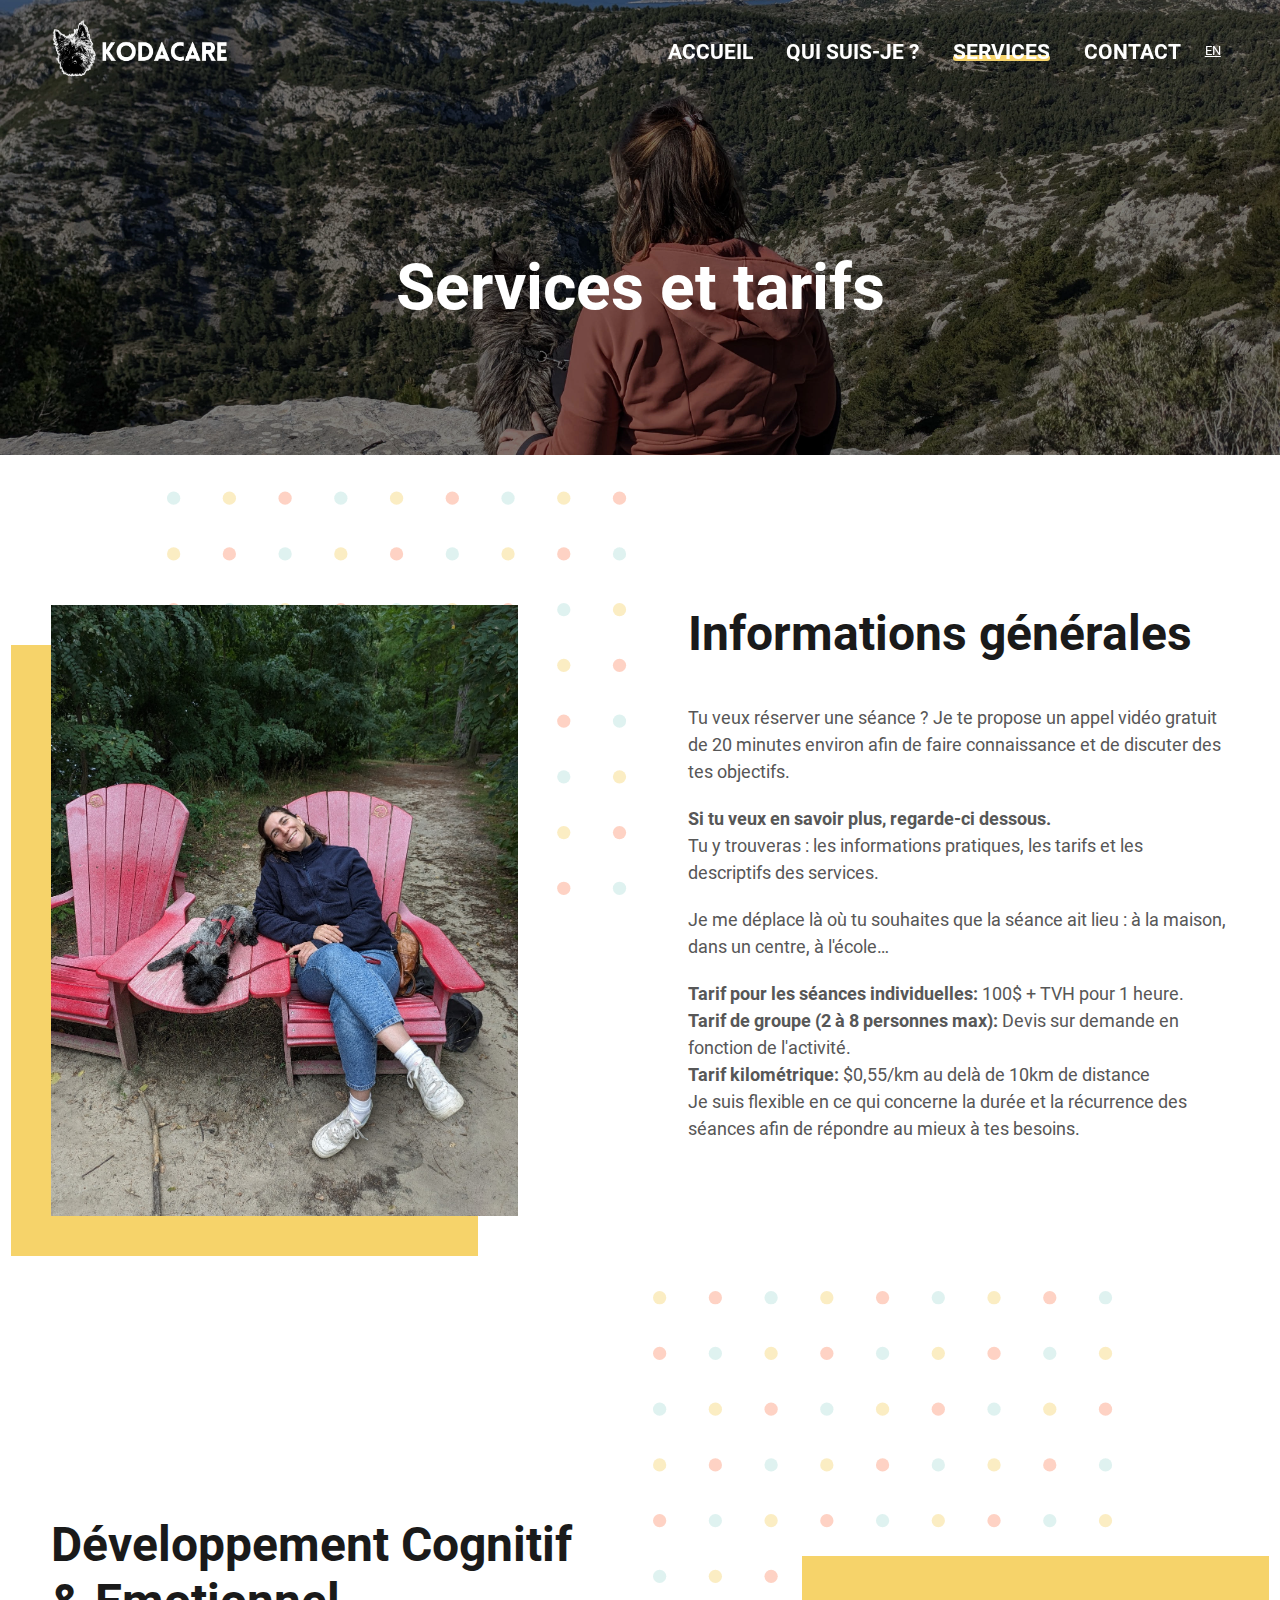
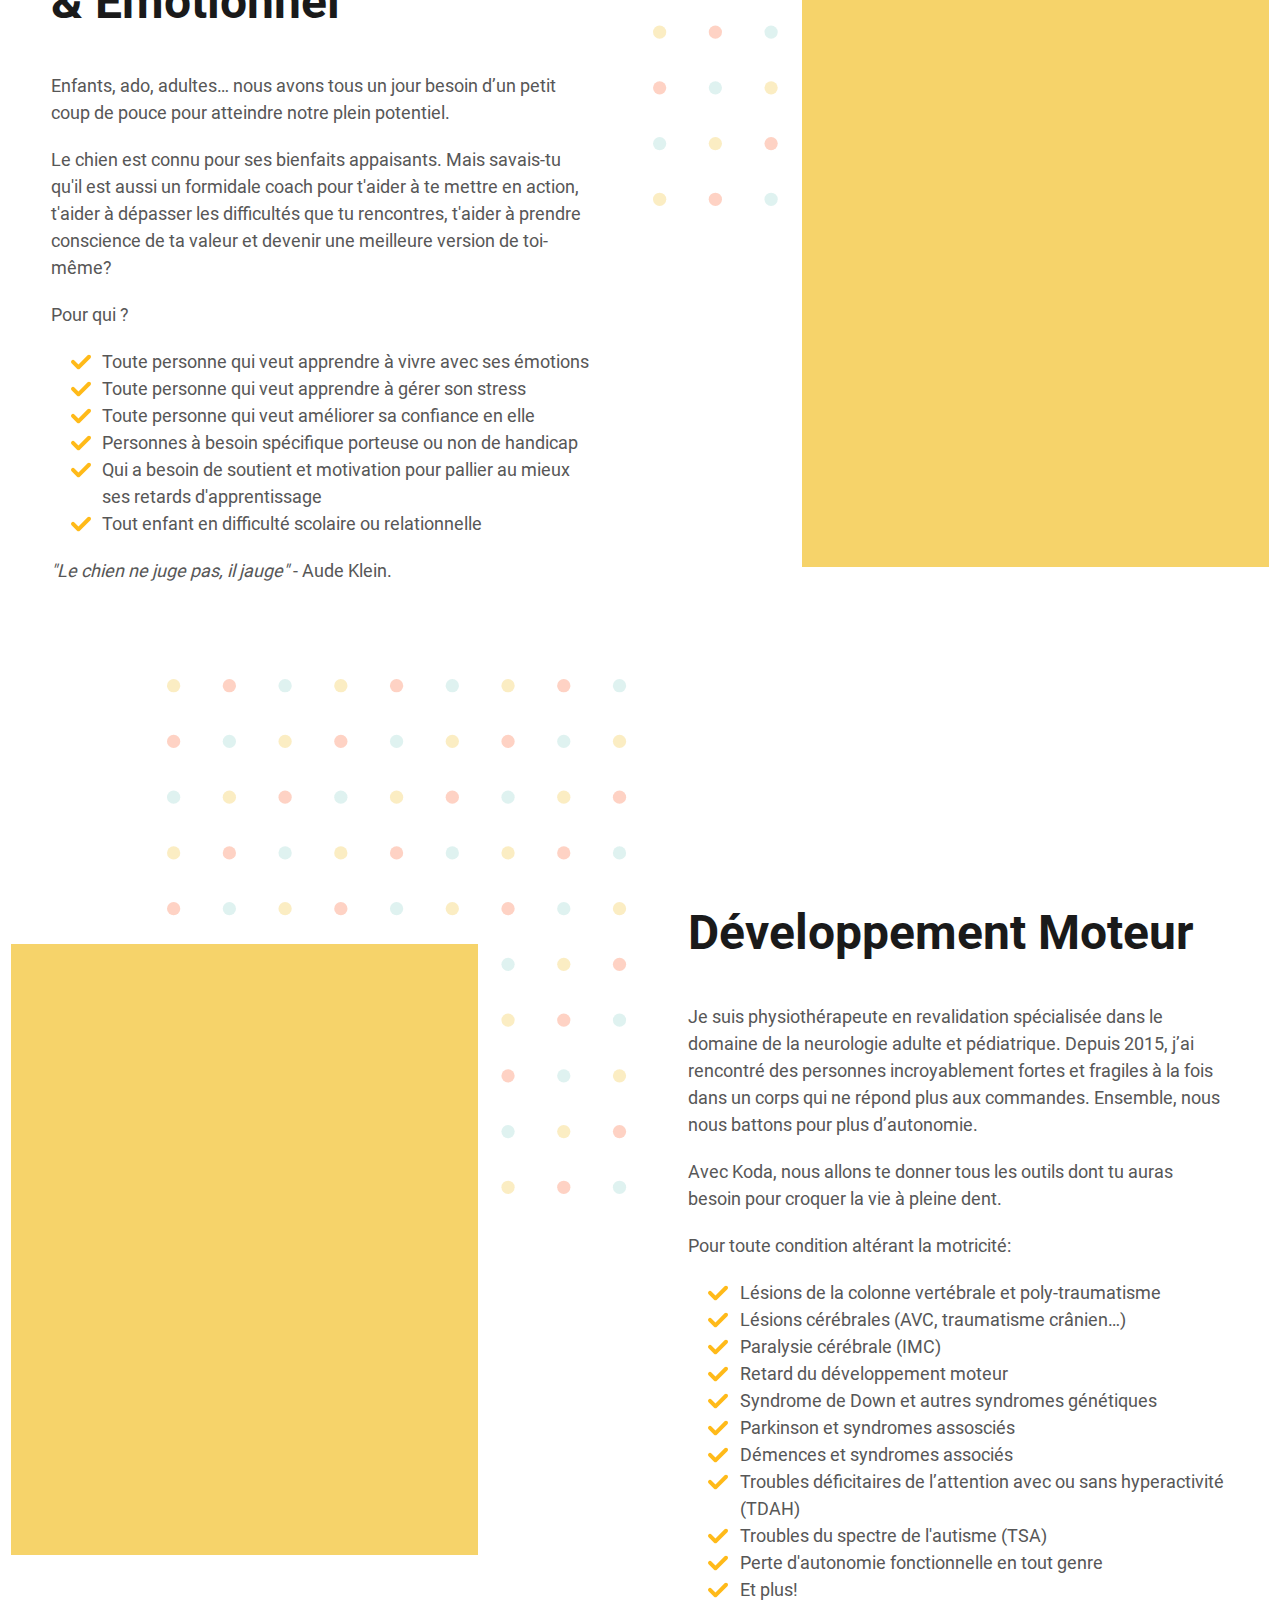
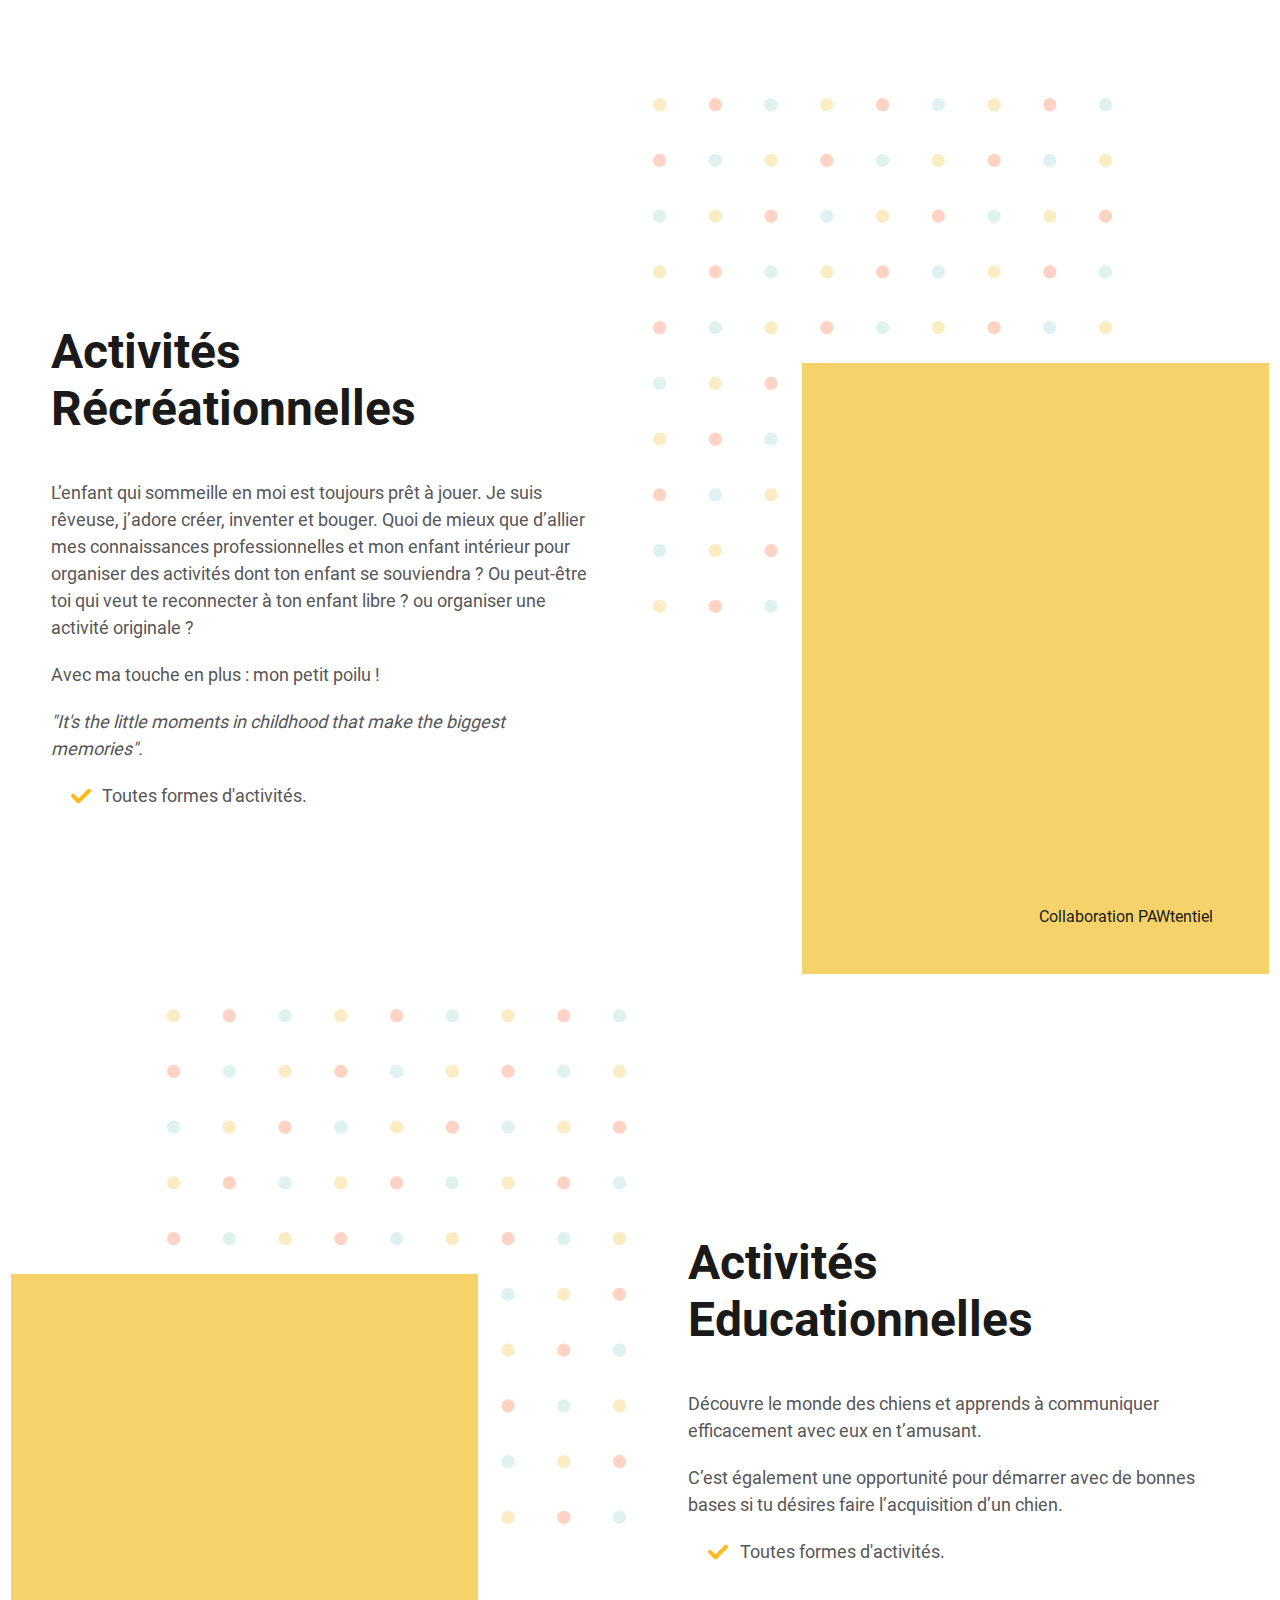
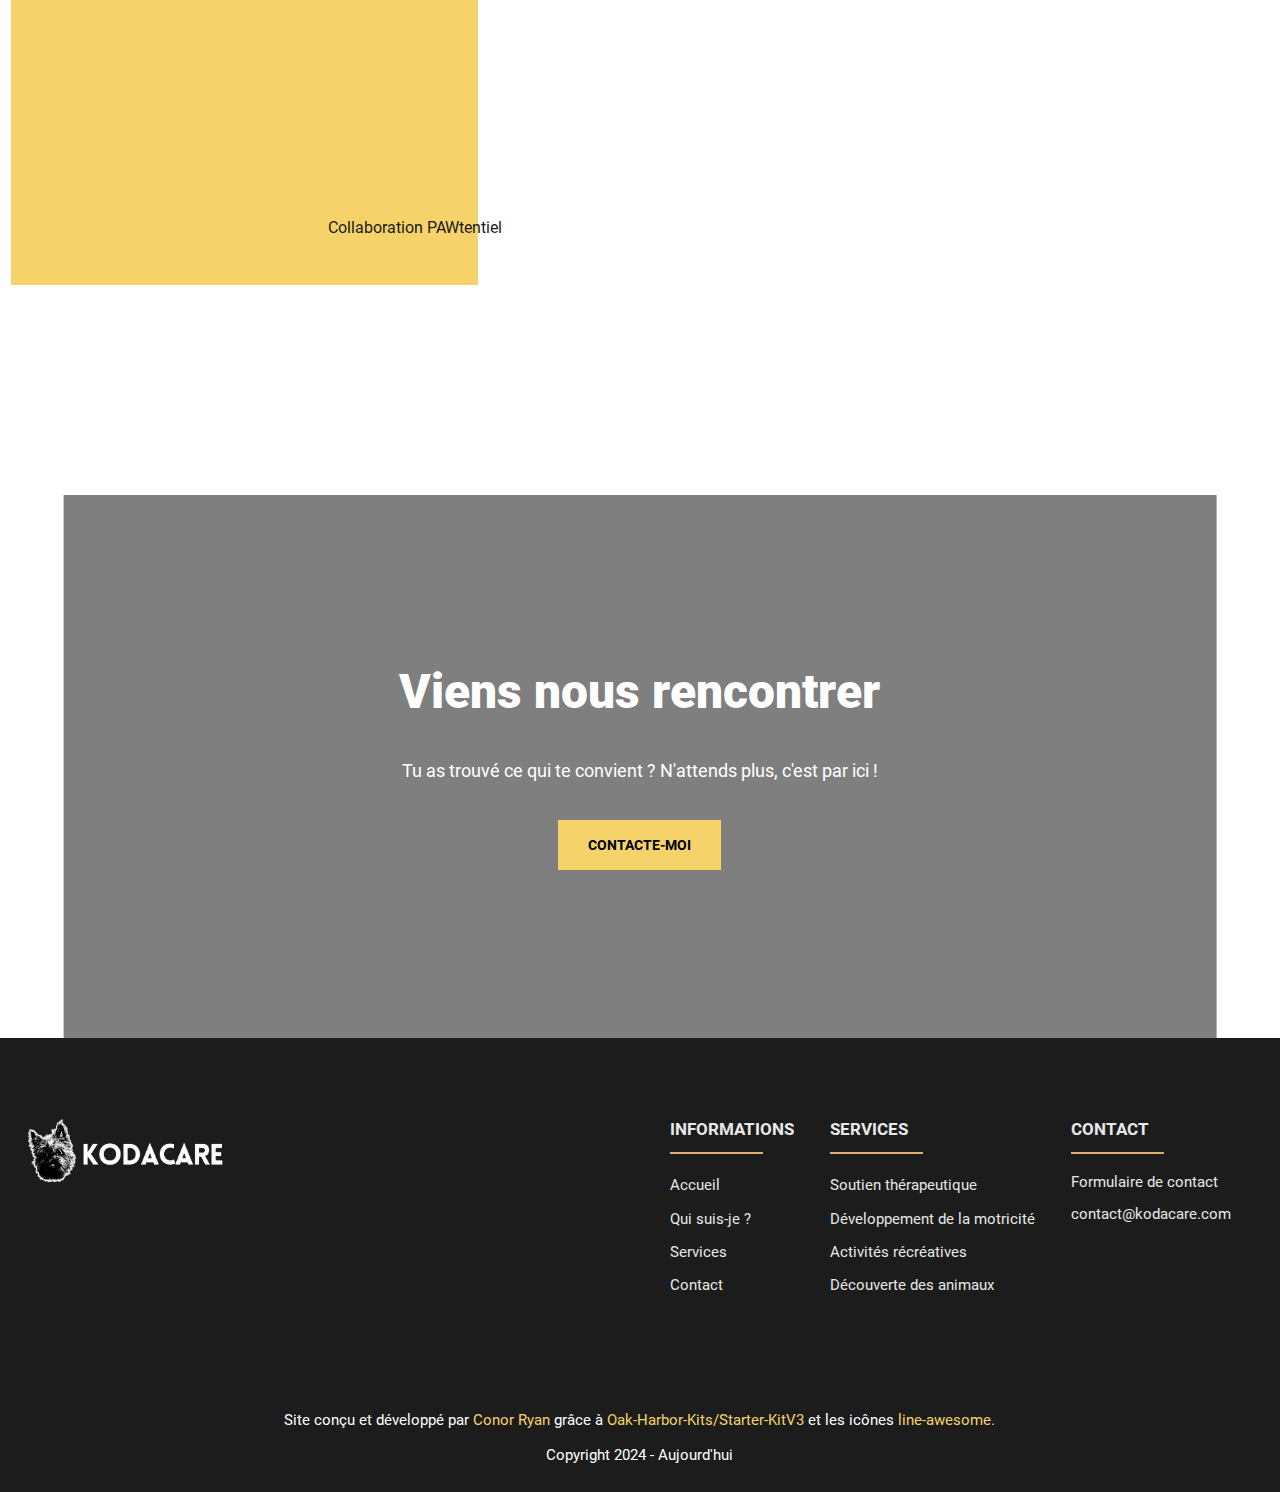
<file: services_fr.html>
<!DOCTYPE html>
<html lang="fr">

<head>
    <meta charset="UTF-8">
    <meta http-equiv="X-UA-Compatible" content="IE=edge">
    <meta name="viewport" content="width=device-width, initial-scale=1.0">

    <link rel="canonical" href="https://www.kodacare.com/services_fr.html">

    <meta name="description" content="Thérapies et activitées assistées par l'animal en région outaouaise.">
    <meta name="keywords" content="therapie assiste animal zootherapie emotionnel moteur motricity chien canitherapie">

    <!-- Analytics -->
    <script async src="https://www.googletagmanager.com/gtag/js?id=G-CGMPPM4YBJ"></script>
    <script>
        window.dataLayer = window.dataLayer || [];
        function gtag() { dataLayer.push(arguments); }
        gtag('js', new Date());
        gtag('config', 'G-CGMPPM4YBJ');
        gtag('consent', 'default', {
            'ad_storage': 'denied',
            'ad_user_data': 'denied',
            'ad_personalization': 'denied',
            'analytics_storage': 'denied'
        });
    </script>

    <!--Social Media Display-->
    <meta property="og:title" content="KodaCare - Thérapies assistées par l'animal">
    <meta property="og:description" content="Thérapies et activitées assistées par l'animal en région outaouaise.">
    <meta property="og:type" content="website">
    <meta property="og:url" content="https://www.kodacare.com/services_fr.html">
    <meta property="og:image" content="android-chrome-384x384.png">
    <meta property="og:image:secure_url" content="android-chrome-384x384.png">

    <!--Favicons https://realfavicongenerator.net/ -->
    <link rel="apple-touch-icon" sizes="180x180" href="apple-touch-icon.png">
    <link rel="icon" type="image/png" sizes="32x32" href="favicon-32x32.png">
    <link rel="icon" type="image/png" sizes="16x16" href="favicon-16x16.png">
    <link rel="manifest" href="site.webmanifest">
    <link rel="mask-icon" href="safari-pinned-tab.svg" color="#000000">
    <meta name="msapplication-TileColor" content="#ffc40d">
    <meta name="theme-color" content="#ffffff">

    <!-- Preload -->
    <link rel="preload" as="image" href="images/photos/koda-horizon.jpg">
    <link rel="preload" as="font" type="font/woff2" href="fonts/roboto-v29-latin-regular.woff2" crossorigin>
    <link rel="preload" as="font" type="font/woff2" href="fonts/roboto-v29-latin-700.woff2" crossorigin>

    <link rel="stylesheet" href="css/common.css">
    <link rel="stylesheet" href="css/calltoaction.css" media="print" onload="this.media='all'; this.onload=null;">
    <link rel="stylesheet" href="css/sidebyside.css" media="print" onload="this.media='all'; this.onload=null;">
    <noscript>
        <link rel="stylesheet" href="css/calltoaction.css">
        <link rel="stylesheet" href="css/sidebyside.css">
    </noscript>

    <title>KodaCare | Mes Services | Ottawa</title>
</head>

<body>
    <!--Screen reader skip main nav-->
    <a class="skip" aria-label="skip to main content" href="#main">Aller directement au contenu</a>

    <!-- ============================================ -->
    <!--                 Navigation                   -->
    <!-- ============================================ -->

    <div id="navigation">
        <div aria-hidden="true" class="background-color-div">
            <!--This div is used to overcome a z-index issue where the open
                #navbar-menu is on top of the #navigation. This bar places itself 
                the #navbar-menu so that menu appears behind the #navigation
            -->
        </div>
        <div class="container">
            <!-- Logo -->
            <a class="logo" aria-label="Revenir à la page d'accueil" href="index_fr.html">
                <img class="light" aria-hidden="true" src="images/logo/logo-full-white.png" decoding="async" alt="logo"
                    width="221" height="66">
                <img class="dark" aria-hidden="true" src="images/logo/logo-full-black.png" decoding="async"
                    loading="lazy" alt="logo" width="221" height="66">
            </a>

            <!--Main Nav-->
            <nav id="navbar-menu">
                <ul>
                    <li><a href="index_fr.html">Accueil</a></li>
                    <li><a href="about_fr.html">Qui suis-je ?</a></li>
                    <li><a class="active" href="services_fr.html">Services</a></li>
                    <li><a href="contact_fr.html">Contact</a></li>
                </ul>
            </nav>

            <!--Language selection-->
            <span id="language-select">
                <a href="services.html" aria-label="Voir la version anglaise de la page">EN</a>
            </span>

            <!--Mobile Nav toggle-->
            <button class="hamburger-menu">
                <span aria-hidden="true"></span>
            </button>
        </div>
    </div>

    <main id="main">

        <!-- ============================================ -->
        <!--                    LANDING                   -->
        <!-- ============================================ -->

        <section id="int-hero">
            <h1 id="home-h">Services et tarifs</h1>
            <picture>
                <source media="(min-width: 601px)" srcset="images/photos/koda-horizon.jpg">
                <img aria-hidden="true" loading="lazy" decoding="async" src="images/photos/koda-horizon.jpg"
                    alt="Koda et moi assis en regardant l'horizon" width="400" height="662">
            </picture>
        </section>

        <!-- ============================================ -->
        <!--                   About                      -->
        <!-- ============================================ -->

        <section class="sidebyside square">
            <div class="container">
                <div class="content">
                    <h2 class="title">Informations générales</h2>
                    <p>
                        Tu veux réserver une séance ? Je te propose un appel vidéo gratuit de 20 minutes environ afin de
                        faire connaissance et de discuter des tes objectifs.
                    </p>
                    <p>
                        <strong>
                            Si tu veux en savoir plus, regarde-ci dessous.
                        </strong>
                        <br>Tu y trouveras : les informations pratiques, les tarifs et les descriptifs des services.
                    </p>
                    <p>
                        Je me déplace là où tu souhaites que la séance ait lieu : à la maison, dans un centre, à
                        l'école…
                    </p>
                    <p>
                        <strong>Tarif pour les séances individuelles:</strong> 100$ + TVH pour 1 heure.
                        <br>
                        <strong>Tarif de groupe (2 à 8 personnes max):</strong> Devis sur demande en fonction de
                        l'activité.
                        <br>
                        <strong>Tarif kilométrique:</strong> $0,55/km au delà de 10km de distance
                        <br>
                        Je suis flexible en ce qui concerne la durée et la récurrence des séances afin de répondre au
                        mieux à tes besoins.
                    </p>
                </div>
                <picture class="image-box">
                    <img aria-hidden="true" loading="lazy" decoding="async" src="images/photos/perrine-koda-chaise.jpg"
                        alt="Perrine et koda dans une chaise">
                </picture>
            </div>
        </section>

        <section class="sidebyside reverse square">
            <div class="container">
                <div class="content">
                    <h2 class="title">Développement Cognitif & Emotionnel</h2>
                    <p>
                        Enfants, ado, adultes… nous avons tous un jour besoin d’un petit coup de pouce pour atteindre
                        notre plein potentiel.
                    </p>
                    <p>
                        Le chien est connu pour ses bienfaits
                        appaisants. Mais savais-tu qu'il est aussi un formidale coach pour t'aider à te mettre en
                        action, t'aider à dépasser les difficultés que tu rencontres, t'aider à prendre conscience de
                        ta valeur et devenir une meilleure version de toi-même?
                    </p>
                    <p>
                        Pour qui ?
                    </p>
                    <ul>
                        <li>
                            <img aria-hidden="true" loading="lazy" decoding="async" src="images/icons/check.svg"
                                alt="check mark" width="20" height="20">
                            <span>Toute personne qui veut apprendre à vivre avec ses émotions</span>
                        </li>
                        <li>
                            <img aria-hidden="true" loading="lazy" decoding="async" src="images/icons/check.svg"
                                alt="check mark" width="20" height="20">
                            <span>Toute personne qui veut apprendre à gérer son stress</span>
                        </li>
                        <li>
                            <img aria-hidden="true" loading="lazy" decoding="async" src="images/icons/check.svg"
                                alt="check mark" width="20" height="20">
                            <span>Toute personne qui veut améliorer sa confiance en elle </span>
                        </li>
                        <li>
                            <img aria-hidden="true" loading="lazy" decoding="async" src="images/icons/check.svg"
                                alt="check mark" width="20" height="20">
                            <span> Personnes à besoin spécifique porteuse ou non de handicap</span>
                        </li>
                        <li>
                            <img aria-hidden="true" loading="lazy" decoding="async" src="images/icons/check.svg"
                                alt="check mark" width="20" height="20">
                            <span>Qui a besoin de soutient et motivation pour pallier au mieux ses retards
                                d'apprentissage</span>
                        </li>
                        <li>
                            <img aria-hidden="true" loading="lazy" decoding="async" src="images/icons/check.svg"
                                alt="check mark" width="20" height="20">
                            <span>Tout enfant en difficulté scolaire ou relationnelle</span>
                    </ul>
                    <p>
                        <em>"Le chien ne juge pas, il jauge"</em> - Aude Klein.
                    </p>
                </div>
                <picture class="image-box">
                    <img aria-hidden="true" loading="lazy" decoding="async" src="images/photos/nina-koda-balle.jpg"
                        alt="Enfant se concentre pour lancer une balle à Koda">
                </picture>
            </div>
        </section>

        <section class="sidebyside square">
            <div class="container">
                <div class="content">
                    <h2 class="title">Développement Moteur</h2>
                    <p>
                        Je suis physiothérapeute en revalidation spécialisée dans le domaine de la neurologie adulte et
                        pédiatrique. Depuis 2015, j’ai rencontré des personnes incroyablement fortes et fragiles à la
                        fois dans un corps qui ne répond plus aux commandes. Ensemble, nous nous battons pour plus
                        d’autonomie.
                    </p>
                    <p>
                        Avec Koda, nous allons te donner tous les outils dont tu auras besoin pour croquer la vie à
                        pleine dent.
                    </p>
                    <p>
                        Pour toute condition altérant la motricité:
                    </p>
                    <ul>
                        <li><img aria-hidden="true" loading="lazy" decoding="async" src="images/icons/check.svg"
                                alt="check mark" width="20" height="20">
                            <span>Lésions de la colonne vertébrale et poly-traumatisme</span>
                        </li>
                        <li><img aria-hidden="true" loading="lazy" decoding="async" src="images/icons/check.svg"
                                alt="check mark" width="20" height="20">
                            <span>Lésions cérébrales (AVC, traumatisme crânien…)</span>
                        </li>
                        <li><img aria-hidden="true" loading="lazy" decoding="async" src="images/icons/check.svg"
                                alt="check mark" width="20" height="20">
                            <span>Paralysie cérébrale (IMC)</span>
                        </li>
                        <li><img aria-hidden="true" loading="lazy" decoding="async" src="images/icons/check.svg"
                                alt="check mark" width="20" height="20">
                            <span>Retard du développement moteur</span>
                        </li>
                        <li><img aria-hidden="true" loading="lazy" decoding="async" src="images/icons/check.svg"
                                alt="check mark" width="20" height="20">
                            <span>Syndrome de Down et autres syndromes génétiques</span>
                        </li>
                        <li><img aria-hidden="true" loading="lazy" decoding="async" src="images/icons/check.svg"
                                alt="check mark" width="20" height="20">
                            <span>Parkinson et syndromes assosciés</span>
                        </li>
                        <li><img aria-hidden="true" loading="lazy" decoding="async" src="images/icons/check.svg"
                                alt="check mark" width="20" height="20">
                            <span>Démences et syndromes associés</span>
                        </li>
                        <li><img aria-hidden="true" loading="lazy" decoding="async" src="images/icons/check.svg"
                                alt="check mark" width="20" height="20">
                            <span>Troubles déficitaires de l’attention avec ou sans hyperactivité (TDAH)</span>
                        </li>
                        <li><img aria-hidden="true" loading="lazy" decoding="async" src="images/icons/check.svg"
                                alt="check mark" width="20" height="20">
                            <span>Troubles du spectre de l'autisme (TSA)</span>
                        </li>
                        <li><img aria-hidden="true" loading="lazy" decoding="async" src="images/icons/check.svg"
                                alt="check mark" width="20" height="20">
                            <span>Perte d'autonomie fonctionnelle en tout genre</span>
                        </li>
                        <li><img aria-hidden="true" loading="lazy" decoding="async" src="images/icons/check.svg"
                                alt="check mark" width="20" height="20">
                            <span>Et plus!</span>
                        </li>
                    </ul>
                </div>
                <picture class="image-box">
                    <img aria-hidden="true" loading="lazy" decoding="async" src="images/photos/nina-motricity.jpg"
                        alt="Enfant brosse Koda">
                </picture>
            </div>
        </section>

        <section class="sidebyside reverse square">
            <div class="container">
                <div class="content">
                    <h2 class="title">Activités Récréationnelles</h2>
                    <p>
                        L’enfant qui sommeille en moi est toujours prêt à jouer. Je suis rêveuse, j’adore créer,
                        inventer et bouger. Quoi de mieux que d’allier mes connaissances professionnelles et mon enfant
                        intérieur pour organiser des activités dont ton enfant se souviendra ? Ou peut-être toi qui veut
                        te reconnecter à ton enfant libre ? ou organiser une activité originale ?
                    </p>
                    <p>
                        Avec ma touche en plus : mon petit poilu !
                    </p>
                    <p>
                        <em>"It's the little moments in childhood that make the biggest memories".</em>
                    </p>
                    <ul>
                        <li>
                            <img aria-hidden="true" loading="lazy" decoding="async" src="images/icons/check.svg"
                                alt="check mark" width="20" height="20">
                            <span>Toutes formes d'activités.</span>
                        </li>
                    </ul>
                </div>
                <picture class="image-box">
                    <img aria-hidden="true" loading="lazy" decoding="async" src="images/photos/koda-jump-groupe.jpg"
                        alt="Koda saute dans cerceau">
                    <span class="legend">Collaboration PAWtentiel</span>
                </picture>
            </div>
        </section>

        <section class="sidebyside square">
            <div class="container">
                <div class="content">
                    <h2 class="title">Activités Educationnelles</h2>
                    <p>
                        Découvre le monde des chiens et apprends à communiquer efficacement avec eux en t’amusant.
                    </p>
                    <p>
                        C’est également une opportunité pour démarrer avec de bonnes bases si tu désires faire
                        l’acquisition d’un chien.
                    </p>
                    <ul>
                        <li>
                            <img aria-hidden="true" loading="lazy" decoding="async" src="images/icons/check.svg"
                                alt="check mark" width="20" height="20">
                            <span>Toutes formes d'activités.</span>
                        </li>
                    </ul>
                </div>
                <picture class="image-box">
                    <img aria-hidden="true" loading="lazy" decoding="async"
                        src="images/photos/koda-obeissance-enfant.jpg" alt="Koda obéissance avec enfant">
                    <span class="legend">Collaboration PAWtentiel</span>
                </picture>
            </div>
        </section>

        <!-- ============================================ -->
        <!--             Final Call to Action             -->
        <!-- ============================================ -->

        <section id="cta">
            <div class="container">
                <h2 class="title">Viens nous rencontrer</h2>
                <p>
                    Tu as trouvé ce qui te convient ? N'attends plus, c'est par ici !
                </p>
                <a href="contact_fr.html" class="button-solid">Contacte-moi</a>
            </div>
            <picture>
                <source media="(min-width: 601px)" srcset="images/photos/koda-walk-in-snow.jpg">
                <img aria-hidden="true" loading="lazy" decoding="async" src="images/photos/koda-walk-in-snow.jpg"
                    alt="Koda et moi qui marchons dans la neige" width="1920" height="1280">
            </picture>
        </section>

    </main>

    <!-- ============================================ -->
    <!--                   Footer                     -->
    <!-- ============================================ -->

    <footer id="footer">
        <div class="container">
            <div class="left-section">
                <a class="logo" href="index_fr.html"><img loading="lazy" decoding="async"
                        src="images/logo/logo-full-white.png" alt="logo" width="264" height="78"></a>
            </div>
            <div class="right-section">
                <div class="lists">
                    <ul>
                        <li>
                            <h2>Informations</h2>
                        </li>
                        <li><a href="index_fr.html">Accueil</a></li>
                        <li><a href="about_fr.html">Qui suis-je ?</a></li>
                        <li><a href="services_fr.html">Services</a></li>
                        <li><a href="contact_fr.html">Contact</a></li>
                    </ul>
                    <ul>
                        <li>
                            <h2>Services</h2>
                        </li>
                        <li>Soutien thérapeutique</li>
                        <li>Développement de la motricité</li>
                        <li>Activités récréatives</li>
                        <li>Découverte des animaux</li>
                    </ul>
                    <ul>
                        <li>
                            <h2>Contact</h2>
                        </li>
                        <li><a href="contact_fr.html">Formulaire de contact</a></li>
                        <li><a href="mailto:contact@kodacare.com">contact@kodacare.com</a></li>
                    </ul>
                </div>
            </div>
        </div>

        <div class="credit">
            <span>Site conçu et développé par </span>
            <a href="https://github.com/conorryan" target="_blank" rel="noopener">Conor Ryan</a>
            <span>grâce à <a href="https://github.com/Oak-Harbor-Kits/Starter-KitV3" target="_blank"
                    rel="noopener">Oak-Harbor-Kits/Starter-KitV3</a></span>
            <span>et les icônes <a href="https://icons8.com/line-awesome" target="_blank"
                    rel="noopener">line-awesome.</a></span>
            <br><span class="copyright"> Copyright 2024 - Aujourd'hui</span>
        </div>
    </footer>

    <script defer src="js/nav.js"></script>
    <script defer src="js/scroll.js"></script>
    <script defer src="js/readmore.js"></script>

</body>

</html>
</file>
<file: css/common.css>
/*-- -------------------------- -->
<---        Core Styles         -->
<--- -------------------------- -*/
/* Mobile */
@media only screen and (min-width: 0px) {
  :root {
    --primary: #f6d36a; /* #FFBA19 */
    --primaryShade: #ffd675;
    --primaryDark: #805d0d;
    --bodyText: #1a1a1a;
    --blue: #afded9;
    --salmon: #fd8f6c;
  }

  /* roboto-regular - latin */
  @font-face {
    font-family: 'Roboto';
    font-style: normal;
    font-weight: 400;
    src: local(''),
      url('../fonts/roboto-v29-latin-regular.woff2') format('woff2'),
      url('../fonts/roboto-v29-latin-regular.woff') format('woff');

  }

  /* roboto-700 - latin */
  @font-face {
    font-family: 'Roboto';
    font-style: normal;
    font-weight: 700;
    src: local(''),
      url('../fonts/roboto-v29-latin-700.woff2') format('woff2'),
      url('../fonts/roboto-v29-latin-700.woff') format('woff');

  }

  /* roboto-900 - latin */
  @font-face {
    font-family: 'Roboto';
    font-style: normal;
    font-weight: 900;
    src: local(''),
      url('../fonts/roboto-v29-latin-900.woff2') format('woff2'),
      url('../fonts/roboto-v29-latin-900.woff') format('woff');
  }

  body,
  html {
    margin: 0;
    padding: 0;
    font-size: 100%;
    font-family: 'Roboto', Arial, sans-serif;
    color: var(--bodyText);
    overflow-x: hidden;
  }

  *,
  *:before,
  *:after {
    margin: 0;
    padding: 0;
    box-sizing: border-box;
  }

  body {
    transition: background-color 0.3s;
  }

  .container {
    position: relative;
    width: 92%;
    margin: auto;
  }

  h1,
  h2,
  h3,
  h4,
  h5,
  h6 {
    margin: 0;
    color: #1a1a1a;
  }

  p,
  li {
    font-size: 1.125em;
    line-height: 1.5em;
    margin: 0;
  }

  p,
  li {
    color: #575757;
  }

  a:hover,
  button:hover {
    cursor: pointer;
  }

  .button-solid {
    font-size: 0.875em;
    font-weight: bold;
    text-transform: uppercase;
    text-decoration: none;
    display: inline-block;
    width: auto;
    line-height: 3.57142857em;
    height: 3.57142857em;
    text-align: center;
    padding: 0 2.14285714em;
    position: relative;
    z-index: 1;
    background-color: var(--primary);
    color: #000;
    transition: color .3s;
    transition-delay: .1s;
  }

  .button-solid:hover {
    color: #fff;
  }

  .button-solid:hover:before {
    width: 100%;
  }

  .button-solid:before {
    content: '';
    position: absolute;
    display: block;
    height: 100%;
    opacity: 1;
    top: 0;
    left: 0;
    z-index: -1;
    background-color: #000;
    width: 0;
    transition: width .3s;
  }

  .skip {
    position: absolute;
    top: 0;
    left: 0;
    opacity: 0;
    z-index: -1111111;
  }
}

/* Reset Margins */
@media only screen and (min-width: 1024px) {

  body,
  html {
    padding: 0;
    margin: 0;
  }
}

/* Scale full website with the viewport width */
@media only screen and (min-width: 2000px) {

  body,
  html {
    font-size: .85vw;
  }
}

/*-- -------------------------- -->
<---         Navigation         -->
<--- -------------------------- -*/
/* Mobile - Top Drop Down */
@media only screen and (max-width: 1024px) {
  #navigation {
    position: fixed;
    top: 0;
    left: 0;
    width: 100%;
    z-index: 10000;
    height: auto;
  }

  #navigation .background-color-div {
    position: absolute;
    top: 0;
    left: 0;
    background-color: #fff;
    width: 100%;
    height: 100%;
    box-shadow: rgba(149, 157, 165, 0.2) 0px 8px 24px;
  }

  #navigation .container {
    padding: 0.8125em 0;
    width: 96%;
  }

  #navigation .logo {
    display: inline-block;
    height: 1.875em;
    width: auto;
  }

  #navigation .logo img {
    width: auto;
    height: 100%;
  }

  #navigation .logo .light {
    display: none;
  }

  #navigation .logo .dark {
    display: block;
  }

  #navigation .hamburger-menu {
    position: absolute;
    right: 0em;
    border: none;
    height: 3em;
    width: 3em;
    z-index: 100;
    display: block;
    background: transparent;
    padding: 0;
    top: 50%;
    transform: translateY(-50%);
    transition: top .3s;
  }

  #navigation .hamburger-menu span {
    height: 2px;
    width: 1.875em;
    background-color: #000;
    display: block;
    position: absolute;
    left: 50%;
    transform: translateX(-50%);
    transition: background-color 0.3s;
  }

  #navigation .hamburger-menu span:before {
    content: '';
    position: absolute;
    display: block;
    height: 2px;
    width: 80%;
    background: #000;
    opacity: 1;
    top: -6px;
    left: 0;
    transition: width .3s, left .3s, top .3s;
    transition: width .3s, left .3s, top .3s, transform .5s;
    transition: width .3s, left .3s, top .3s, transform .5s;
  }

  #navigation .hamburger-menu span:after {
    content: '';
    position: absolute;
    display: block;
    height: 2px;
    width: 80%;
    background: #000;
    opacity: 1;
    top: 6px;
    left: 0;
    transition: width .3s, left .3s, top .3s;
    transition: width .3s, left .3s, top .3s, transform .3s;
    transition: width .3s, left .3s, top .3s, transform .3s;
  }

  #navigation .hamburger-menu.clicked span {
    background-color: transparent;
  }

  #navigation .hamburger-menu.clicked span:before {
    width: 100%;
    transform: translate(-50%, -50%) rotate(225deg);
    left: 50%;
    top: 50%;
  }

  #navigation .hamburger-menu.clicked span:after {
    width: 100%;
    transform: translate(-50%, -50%) rotate(-225deg);
    left: 50%;
    top: 50%;
  }

  #navigation #navbar-menu {
    position: fixed;
    right: 0;
    padding: 0;
    width: 100%;
    border-radius: 0 0 0.375em 0.375em;
    z-index: -1;
    overflow: hidden;
    box-shadow: rgba(149, 157, 165, 0.2) 0px 8px 24px;
    background-color: #fff;
    top: 4em;
    padding-top: 0;
    height: 0;
    transition: height 0.3s, padding-top 0.3s, top 0.3s;
  }

  #navigation #navbar-menu ul {
    padding: 0;
    perspective: 700px;
  }

  #navigation #navbar-menu ul li {
    list-style: none;
    margin-bottom: 1.5em;
    text-align: center;
    transform-style: preserve-3d;
    opacity: 0;
    transform: translateY(-0.4375em) rotateX(90deg);
    transition: opacity .5s;
    transition: opacity .5s, transform .5s;
    transition: opacity .5s, transform .5s;
  }

  #navigation #navbar-menu ul li:nth-of-type(1) {
    transition-delay: .1s;
  }

  #navigation #navbar-menu ul li:nth-of-type(2) {
    transition-delay: .2s;
  }

  #navigation #navbar-menu ul li:nth-of-type(3) {
    transition-delay: .3s;
  }

  #navigation #navbar-menu ul li:nth-of-type(4) {
    transition-delay: .4s;
  }

  #navigation #navbar-menu ul li:nth-of-type(5) {
    transition-delay: .5s;
  }

  #navigation #navbar-menu ul li a {
    text-decoration: none;
    text-transform: uppercase;
    color: #000;
    font-size: 1.1875em;
    text-align: center;
    display: inline-block;
    position: relative;
    font-weight: bold;
  }

  #navigation #navbar-menu ul li a.active:before {
    content: '';
    position: absolute;
    display: block;
    height: 0.42105263em;
    background: var(--primary);
    opacity: 1;
    bottom: 0.26315789em;
    border-radius: 0.21052632em;
    left: -0.31578947em;
    right: -0.31578947em;
    z-index: -1;
  }

  #navigation #navbar-menu.open {
    height: 15em;
    /* 21.5em */
    padding-top: 1.25em;
    z-index: -100;
  }

  #navigation #navbar-menu.open ul li {
    opacity: 1;
    transform: translateY(0) rotateX(0);
  }
}

/* Desktop */
@media only screen and (min-width: 1024px) {
  body.scroll #navigation .background-color-div {
    height: 100%;
    box-shadow: rgba(100, 100, 111, 0.2) 0px 7px 29px 0px;
  }

  body.scroll #navigation .logo .light {
    display: none;
  }

  body #navigation .logo .dark {
    display: none;
  }

  body.scroll #navigation .logo .dark {
    display: block;
  }

  body.scroll #navigation #navbar-menu ul li a {
    color: #1a1a1a;
  }

  body.scroll #language-select * {
    color: #000;
  }

  #navigation {
    width: 100%;
    height: 6.25em;
    position: fixed;
    top: 0;
    left: 0;
    z-index: 200000;
    padding: 0;
    display: flex;
    align-items: center;
  }

  #navigation .background-color-div {
    position: absolute;
    top: 0;
    left: 0;
    width: 100%;
    background-color: #fff;
    height: 0;
    transition: height .3s;
  }

  #navigation .container {
    max-width: 75em;
    display: flex;
    justify-content: flex-end;
    align-items: center;
  }

  #navigation .logo {
    margin-right: auto;
    height: 3.75em;
    width: auto;
  }

  #navigation .logo img {
    width: auto;
    height: 100%;
  }

  #navigation #navbar-menu ul {
    padding: 0;
    display: flex;
    justify-content: flex-end;
    align-items: center;
  }

  #navigation #navbar-menu ul li {
    list-style: none;
    margin-left: 1.875em;
    padding-top: 0.1875em;
  }

  #navigation #navbar-menu ul li a {
    text-decoration: none;
    font-weight: bold;
    font-size: 1.1875em;
    text-transform: uppercase;
    position: relative;
    z-index: 1;
    color: #fff;
    transition: color .3s;
  }

  #navigation #navbar-menu ul li a:before {
    content: '';
    position: absolute;
    display: block;
    height: 0.31578947em;
    border-radius: 0.15789474em;
    background: var(--primary);
    opacity: 1;
    bottom: 0.10526316em;
    z-index: -1;
    left: 0;
    width: 0%;
    transition: width .3s;
  }

  #navigation #navbar-menu ul li a:hover:before {
    width: 100%;
  }

  #navigation #navbar-menu ul li a.active:before {
    content: '';
    position: absolute;
    display: block;
    width: 100%;
    height: 0.31578947em;
    background: var(--primary);
    opacity: 1;
    bottom: 0.10526316em;
    border-radius: 0.15789474em;
    left: 0em;
    right: -0.31578947em;
    z-index: -1;
    transition: bottom .3s;
  }

  #navigation .hamburger-menu {
    display: none;
  }
}

/*-- -------------------------- -->
<---   Interior Page Header     -->
<--- -------------------------- -*/
/* Mobile */
@media only screen and (min-width: 0px) {
  #int-hero {
    display: flex;
    justify-content: center;
    align-items: center;
    flex-direction: column;
    position: relative;
    z-index: 1;
    min-height: 30vh;
    padding-top: 3.125em;
  }

  #int-hero:before {
    content: '';
    position: absolute;
    display: block;
    height: 100%;
    width: 100%;
    background: #000;
    opacity: .5;
    top: 0;
    left: 0;
    z-index: -1;
  }

  #int-hero picture {
    position: absolute;
    top: 0;
    left: 0;
    height: 100%;
    width: 100%;
    z-index: -2;
  }

  #int-hero picture img {
    position: absolute;
    top: 0;
    left: 0;
    height: 100%;
    width: 100%;
    object-fit: cover;
  }

  #int-hero h1 {
    color: #fff;
    font-size: 2.13333333em;
    text-align: center;
    margin: 0 auto;
    position: relative;
    width: 96%;
    max-width: 7.8125em;
    margin-top: 1.09375em;
    margin-bottom: 0.46875em;
  }

  #int-hero p {
    color: #fff;
    text-align: center;
    max-width: 22.22222222em;
    margin: auto;
    margin-bottom: 1.66666667em;
    display: block;
    width: 96%;
  }
}

/* Tablet */
@media only screen and (min-width: 768px) {
  #int-hero {
    font-size: 16px;
  }

  #int-hero h1 {
    font-size: 4em;
  }
}

/* Small Desktop */
@media only screen and (min-width: 1024px) {
  #int-hero {
    min-height: 18.75em;
    height: auto;
    padding-top: 11.25em;
    padding-block-end: 6.25em;
    background-attachment: fixed;
    font-size: inherit;
  }
}

/*-- -------------------------- -->
<---           Footer           -->
<--- -------------------------- -*/
/* Mobile */
@media only screen and (min-width: 0px) {
  #footer {
    background: #1C1C1C;
    padding: 5.25em 0 1.25em;
    font-size: min(4vw, 1.2em);
  }

  #footer .left-section {
    margin: auto;
    margin-bottom: 3.125em;
    text-align: center;
  }

  #footer .left-section .logo {
    display: inline-block;
    margin: auto;
    width: auto;
    height: 3.125em;
    margin-bottom: 1.875em;
    text-align: center;
  }

  #footer .left-section .logo img {
    width: auto;
    height: 100%;
    display: block;
  }

  #footer .left-section p {
    font-size: 0.875em;
    line-height: 1.92857143;
    color: #fff;
    opacity: .9;
    text-align: center;
    width: 100%;
    width: 21.92857143em;
    margin: auto;
  }

  #footer .right-section {
    width: 96%;
    max-width: 25.4375em;
    margin: auto;
  }

  #footer .right-section .lists {
    display: flex;
    justify-content: space-between;
    flex-wrap: wrap;
    width: 96%;
    max-width: 19.1875em;
    margin: auto;
  }

  #footer .right-section .lists ul {
    padding: 0;
    margin-bottom: 0;
    margin-top: 0;
  }

  #footer .right-section .lists ul:nth-of-type(3) {
    margin-top: 3.125em;
  }

  #footer .right-section .lists ul:nth-of-type(3) li {
    display: flex;
    justify-content: flex-start;
    align-items: center;
    margin-bottom: 0.88888889em;
  }

  #footer .right-section .lists ul:nth-of-type(3) li:last-of-type {
    margin-bottom: 0;
  }

  #footer .right-section .lists ul li {
    list-style: none;
    margin-bottom: 0.66666667em;
    color: #fff;
    font-size: 1em;
    opacity: .9;
  }

  #footer .right-section .lists ul li a {
    text-decoration: none;
    color: #fff;
    line-height: 1.16666667;
    transition: color .3s;
  }

  #footer .right-section .lists ul li a:hover {
    color: var(--primary);
  }

  #footer .right-section .lists ul h2 {
    color: #fff;
    font-size: 1.125em;
    line-height: 1.16666667;
    margin-bottom: 2.05555556em;
    text-transform: uppercase;
    font-weight: bold;
    position: relative;
  }

  #footer .right-section .lists ul h2:before {
    content: '';
    position: absolute;
    display: block;
    height: 0.11111111em;
    width: 5.38888889em;
    background: #EEBE76;
    opacity: 1;
    bottom: -0.88888889em;
    left: 0;
  }

  #footer .right-section .buttons {
    display: flex;
    justify-content: center;
  }

  #footer .right-section .button-solid {
    margin: 0;
    height: 2.94444444em;
    padding-top: 0.16666667em;
    width: 13.88888889em;
  }

  #footer .credit {
    color: #fff;
    width: 96%;
    margin: auto;
    text-align: center;
    margin-top: 6.25em;
    line-height: 2.25em;
    font-size: 1em;
  }

  #footer .credit a {
    color: var(--primary);
    text-decoration: none;
    font-size: 1em;
  }

  #footer .credit a:hover {
    text-decoration: underline;
  }

  #footer .credit .copyright {
    display: block;
    font-size: 1em;
  }
}

/* Small Desktop */
@media only screen and (min-width: 1024px) {
  #footer {
    font-size: min(1.2vw, 1em);
  }

  #footer .container {
    display: flex;
    flex-direction: row;
    flex-wrap: nowrap;
    justify-content: space-between;
    width: 96%;
    max-width: 82.5em;
    margin: auto;
    padding: 0;
  }

  #footer .left-section {
    width: 25.5625em;
    margin: 0;
    text-align: left;
  }

  #footer .left-section .logo {
    text-align: left;
    margin-left: 0;
    height: 4.375em;
  }

  #footer .left-section p {
    text-align: left;
    margin-left: 0;
  }

  #footer .right-section {
    margin: 0;
    width: 38.0625em;
    max-width: none;
  }

  #footer .right-section .lists {
    width: 96%;
    max-width: 48.0625em;
    margin: 0;
    max-width: initial;
  }

  #footer .right-section .lists ul:nth-of-type(3) {
    margin-top: 0;
  }

  #footer .right-section .lists ul:nth-of-type(3) li:first-of-type {
    margin-bottom: 0;
  }

  #footer .right-section .lists ul li a {
    position: relative;
  }

  #footer .right-section .lists ul li a:before {
    content: '';
    position: absolute;
    display: block;
    height: 0.11111111em;
    width: 0%;
    background: var(--primary);
    opacity: 1;
    bottom: -0.16666667em;
    left: 0;
    transition: width .3s;
  }

  #footer .right-section .lists ul li a:hover:before {
    width: 100%;
  }

  #footer .right-section .buttons {
    justify-content: flex-start;
  }

  #footer .credit .copyright {
    display: inline-block;
  }
}

/*-- -------------------------- -->
<---      Language Select       -->
<--- -------------------------- -*/
/* Mobile */
@media only screen and (min-width: 0px) {

  #language-select {
    display: flex;
    align-items: center;
    justify-content: center;
    position: absolute;
    top: 50%;
    transform: translateY(-50%);
    right: 3.75em;
    width: 3em;
    height: 3em;
  }

  #language-select * {
    font-size: 0.8em;
    color: #000;
  }
}

/* Desktop */
@media only screen and (min-width: 1024px) {
  #language-select {
    position: relative;
    display: flex;
    align-items: center;
    justify-content: center;
    top: auto;
    right: auto;
    transform: none;
    padding-left: 1em;
  }

  #language-select * {
    color: #fff;
  }
}
</file>
<file: css/calltoaction.css>
/*-- -------------------------- -->
<---    Final Call To Action    -->
<--- -------------------------- -*/
/* Mobile */
@media only screen and (min-width: 0px) {
  #cta {
    position: relative;
    padding: 3.125em 0;
  }

  #cta:before {
    content: '';
    position: absolute;
    display: block;
    height: 100%;
    width: 100%;
    background: #000;
    opacity: .5;
    top: 0;
    left: 0;
    z-index: -1;
  }

  #cta .container {
    text-align: center;
  }

  #cta picture {
    position: absolute;
    top: 0;
    left: 0;
    height: 100%;
    width: 100%;
    z-index: -2;
  }

  #cta picture img {
    position: absolute;
    top: 0;
    left: 0;
    height: 100%;
    width: 100%;
    object-fit: cover;
  }

  #cta .title {
    font-weight: 900;
    font-size: min(9vw, 3em);
    line-height: 1.20833333;
    color: #fff;
    position: relative;
    margin-bottom: 0.75em;
    text-align: center;
  }

  #cta p {
    color: #fff;
    text-align: center;
    opacity: 1;
    margin: auto;
    margin-bottom: 2em;
    width: 96%;
    max-width: 33.22222222em;
  }
}

/* Small Desktop */
@media only screen and (min-width: 1024px) {
  #cta {
    padding: 10.5em 0;
  }
}

/* Large Desktop */
@media only screen and (min-width: 1024px) {
  #cta {
    position: relative;
    margin-top: 6.25em;
  }

  #cta:before {
    display: none;
  }

  #cta .container {
    width: 90.0625%;
    margin: auto;
  }

  #cta picture {
    width: 90.0625%;
    left: 50%;
    transform: translateX(-50%);
  }

  #cta picture:before {
    content: '';
    position: absolute;
    display: block;
    height: 100%;
    width: 100%;
    background: #000;
    opacity: .5;
    top: 0;
    left: 0;
    z-index: 1;
  }
}
</file>
<file: css/sidebyside.css>
/*-- -------------------------- -->
<---       Side By Side         -->
<--- -------------------------- -*/
/* Mobile */
@media only screen and (min-width: 0px) {
  .sidebyside {
    padding: 50px 0;
  }

  .sidebyside .container {
    display: flex;
    justify-content: center;
    flex-direction: column;
    align-items: center;
  }

  .sidebyside .content {
    order: 2;
    margin: auto;
    margin-top: 4.6875em;
    max-width: 38.1875em;
  }

  .sidebyside .content h2 {
    font-size: 3em;
    margin-bottom: 0.875em;
  }

  .sidebyside .content p {
    margin-bottom: 1.11111111em;
  }

  .sidebyside .content ul {
    padding-left: 1.25em;
    margin-bottom: 1.25em;
  }

  .sidebyside .content ul li {
    list-style: none;
    display: flex;
    justify-content: flex-start;
    align-items: flex-start;
  }

  .sidebyside .content ul li img {
    margin-right: 0.625em;
    margin-top: 0.22222222em;
  }

  .sidebyside .content .button-solid {
    margin-top: 1.78571429em;
  }

  .sidebyside .image-box {
    display: block;
    position: relative;
    margin: auto;
    width: 38.1875em;
    height: 53.8125em;
    font-size: min(1.4vw, 1em);
  }

  .sidebyside .image-box:before {
    content: '';
    position: absolute;
    display: block;
    height: 100%;
    width: 100%;
    background: var(--primary);
    opacity: 1;
    top: 2.5em;
    left: -2.5em;
  }

  .sidebyside .image-box:after {
    content: '';
    position: absolute;
    display: block;
    height: 32.25em;
    width: 28.75em;
    background: url("../images/bg/content-circles.svg");
    background-size: contain;
    background-position: center;
    background-repeat: no-repeat;
    opacity: 1;
    top: -14.125em;
    right: -6.8125em;
    z-index: -1;
  }

  .sidebyside .image-box .legend {
    color: #1a1a1a;
    position: absolute;
    bottom: 8px;
    right: 16px;
  }

  .sidebyside .image-box img {
    position: absolute;
    top: 0;
    left: 0;
    height: 100%;
    width: 100%;
    object-fit: cover;
  }
}

/* Inbetween */
@media only screen and (min-width: 666px) {
  .sidebyside {
    padding: 6.25em 0;
  }
}

/* Small Desktop */
@media only screen and (min-width: 1024px) {
  .sidebyside {
    padding: 9.375em 0;
  }

  .sidebyside .container {
    max-width: 86.9375em;
    flex-direction: row;
    justify-content: space-between;
    align-items: flex-start;
  }

  .sidebyside .content {
    margin: 0;
    width: 60%;
    order: 2;
  }

  .sidebyside .image-box {
    margin: 0;
    margin-right: 10.625em;
    order: 1;
  }
}

/*-- -------------------------- -->
<---   Side By Side Reverse     -->
<--- -------------------------- -*/

/* Small Desktop */
@media only screen and (min-width: 1024px) {

  .sidebyside.reverse .content {
    order: 1;
  }

  .sidebyside.reverse .image-box {
    margin: 0;
    margin-left: 10.625em;
    order: 2;
  }

  .sidebyside.reverse .image-box:before {
    left: auto;
    right: -2.5em;
  }

  .sidebyside.reverse .image-box:after {
    right: auto;
    left: -6.8125em;
  }
}

/*-- -------------------------- -->
<---   Side By Side Square     -->
<--- -------------------------- -*/
/* Mobile */
@media only screen and (min-width: 0px) {
  .sidebyside.square .image-box {
    width: 38.1875em;
    height: 38.1875em;
  }
}
</file>
<file: css/collapsible.css>
/*-- -------------------------- -->
<---       Collapsible          -->
<--- -------------------------- -*/

.collapsible {
  border: 1px solid silver;
  padding: 1em;
  margin: 1em 0;
  display: grid;
  grid-template-rows: min-content 0fr;
  row-gap: 0;
  transition-property: grid-template-rows, row-gap;
  transition-duration: 0.3s;
  transition-timing-function: ease;
}
.collapsible > label {
  cursor: pointer;
}
.collapsible > label::before {
  content: "";
  display: inline-block;
  width: 0.5em;
  height: 0.5em;
  margin-right: 0.25em;
  border-style: solid;
  border-width: 0 0.1em 0.1em 0;
  transform: translateY(-0.15em) rotate(-45deg);
  transition: transform 0.3s ease;
}
.collapsible > label input[type="checkbox"] {
  display: none;
}
.collapsible > *:nth-child(2) {
  overflow: hidden;
}
.collapsible:has(> label input:checked) {
  grid-template-rows: min-content 1fr;
  row-gap: 1em;
}
.collapsible:has(> label input:checked) label::before {
  transform: translateY(-0.15em) rotate(45deg);
}
</file>
<file: css/contact.css>
/*-- -------------------------- -->
<---           Form             -->
<--- -------------------------- -*/
/* Mobile */
@media only screen and (min-width: 0px) {
  #form {
    padding: 3.125em 0;
    margin: auto;
    position: relative;
    padding-bottom: 36%;
  }

  #form .top-wave {
    position: absolute;
    width: 100%;
    top: -0.125em;
    height: auto;
    left: 0;
  }

  #form .title {
    font-weight: 900;
    font-size: min(9vw, 2.4em);
    line-height: 1.20833333;
    color: #1A1A1A;
    position: relative;
    margin-bottom: 0.875em;
    text-align: left;
  }

  #form p {
    line-height: 1.5;
    max-width: 27.77777778em;
    color: #595959;
    margin-bottom: 1.11111111em;
  }

  #form .left-section {
    width: 96%;
    margin: auto;
    margin-top: 15%;
    max-width: 37.5em;
  }

  #form #contact {
    margin: auto;
    margin-bottom: 6.25em;
  }

  #form #contact .input-group {
    display: flex;
    flex-direction: column;
    margin-bottom: 1.875em;
  }

  #form #contact .input-group label {
    font-weight: bold;
    font-size: 1em;
    margin-bottom: 0.375em;
  }

  #form #contact .input-group input[type="text"],
  #form #contact .input-group input[type="email"],
  #form #contact .input-group input[type="tel"],
  #form #contact .input-group input[type="url"],
  #form #contact .input-group textarea {
    font-size: 1em;
    height: 4.1875em;
    border: none;
    border-bottom: 0.0625em solid #d4d4d4;
    background: transparent;
  }

  #form #contact .input-group input:focus {
    border: 0.0625em solid var(--primary);
  }

  #form #contact .input-group textarea {
    min-height: 12.5em;
    padding-top: 1.25em;
  }

  #form #contact .input-group ::placeholder {
    color: #d4d4d4;
    font-family: "Roboto", sans-serif;
  }

  #form #contact .button-solid {
    border: none;
  }

  #form .contact-right {
    background: #1a1a1a;
    padding: 2.8125em 2.125em;
    width: 100%;
    max-width: 18.75em;
    margin: auto;
    border-radius: 0.3125em;
  }

  #form .contact-right .heading {
    color: #fff;
    font-size: 1.5em;
    line-height: 1.2em;
    font-weight: bold;
    padding-left: 0.83333333em;
    border-left: 0.20833333em solid var(--primary);
    display: block;
    margin-bottom: 0.83333333em;
  }

  #form .contact-right .info-group {
    margin-bottom: 2.25em;
  }

  #form .contact-right .info-group:last-of-type {
    margin-bottom: 0;
  }

  #form .contact-right .info {
    font-size: 1em;
    line-height: 1.75;
    color: #fff;
    opacity: .9;
    text-decoration: none;
    display: block;
  }
}

/* Mobile Landscape */
@media only screen and (min-width: 568px) {
  #form #contact {
    max-width: 43.75em;
  }

  #form .contact-right {
    max-width: 43.75em;
    display: flex;
    justify-content: center;
    flex-wrap: wrap;
  }

  #form .contact-right .info-group {
    width: 40%;
    margin-left: 3.125em;
  }

  #form .contact-right .info-group:nth-of-type(3) {
    margin-bottom: 0;
  }
}

/* Tablet */
@media only screen and (min-width: 768px) {
  #form #contact {
    display: flex;
    justify-content: space-between;
    flex-direction: row;
    flex-wrap: wrap;
  }

  #form #contact .input-group {
    width: 48%;
    margin-bottom: 3.125em;
    position: relative;
  }

  #form #contact .input-group:nth-of-type(5) {
    width: 100%;
  }

  #form #contact .input-group:last-of-type {
    width: 100%;
  }

  #form #contact .input-group:hover .hover-box {
    height: 4.1875em;
    border: 0.0625em solid var(--primary);
    pointer-events: none;
  }

  #form #contact .input-group:hover input[type="text"],
  #form #contact .input-group:hover input[type="email"],
  #form #contact .input-group:hover input[type="tel"],
  #form #contact .input-group:hover input[type="url"],
  #form #contact .input-group:hover textarea {
    padding-left: 1.25em;
  }

  #form #contact .input-group input[type="text"],
  #form #contact .input-group input[type="email"],
  #form #contact .input-group input[type="tel"],
  #form #contact .input-group input[type="url"],
  #form #contact .input-group textarea {
    border-bottom: none;
    position: relative;
    transition: padding .3s;
    background: transparent;
  }

  #form #contact .input-group .hover-box {
    position: absolute;
    display: block;
    height: 0.0625em;
    width: 100%;
    background: transparent;
    border: 0.0625em solid #e9e8e8;
    opacity: 1;
    bottom: -0.0625em;
    left: 0;
    z-index: 10;
    transition: height .3s, border .3s;
    z-index: -1;
  }

  #form #contact .textarea:hover .hover-box {
    height: 10.5em;
  }

  #form #contact .form-submit {
    margin-left: auto;
  }
}

/* Small Desktop */
@media only screen and (min-width: 1024px) {
  #form {
    display: flex;
    justify-content: center;
    align-content: flex-start;
    font-size: 1.5vw;
    width: 100%;
    padding: 9.375em 0;
  }

  #form .left-section {
    width: 46.875em;
    margin: 0;
    margin-left: 0;
    margin-right: 4.6875em;
  }

  #form #contact {
    margin: 0;
    margin-right: 0;
    max-width: none;
  }

  #form .contact-right {
    flex-direction: column;
    max-width: 18.75em;
    margin: 0;
    height: 34.625em;
  }

  #form .contact-right .info-group {
    margin-left: 0;
    width: 100%;
  }

  #form .contact-right .info-group:nth-of-type(3),
  #form .contact-right .info-group:last-of-type {
    margin-bottom: 2.25em;
  }

  #form #contact .textarea:hover .hover-box {
    height: 12.75em;
  }
}

/* Large Desktop */
@media only screen and (min-width: 1024px) {
  #form {
    font-size: inherit;
  }
}
</file>
<file: css/gallery.css>
/*-- -------------------------- -->
<---         Gallery          -->
<--- -------------------------- -*/
/* Mobile */
@media only screen and (min-width: 0px) {
  #gallery {
    padding-top: 3.125em;
    padding-bottom: 35%;
    position: relative;
    z-index: 5;
  }

  #gallery .container {
    width: 96%;
    max-width: 82.625em;
    padding: 0;
    margin: auto;
    display: flex;
    justify-content: center;
    align-items: flex-start;
    flex-wrap: wrap;
    gap: 1.875em;
    font-size: min(1.3vw, 1em);
  }

  #gallery .container .row {
    display: flex;
    flex-direction: column;
    justify-content: flex-start;
    gap: 1.875em;
  }

  #gallery .container .row:nth-of-type(1) picture:nth-of-type(1) {
    width: 26.25em;
    height: 35.4375em;
  }

  #gallery .container .row:nth-of-type(1) picture:nth-of-type(2) {
    width: 26.25em;
    height: 39.3125em;
  }

  #gallery .container .row:nth-of-type(1) picture:nth-of-type(3) {
    width: 26.25em;
    height: 32em;
  }

  #gallery .container .row:nth-of-type(2) picture:nth-of-type(1) {
    width: 26.25em;
    height: 30.75em;
  }

  #gallery .container .row:nth-of-type(2) picture:nth-of-type(2) {
    width: 26.25em;
    height: 32.3125em;
  }

  #gallery .container .row:nth-of-type(2) picture:nth-of-type(3) {
    width: 26.25em;
    height: 39.3125em;
  }

  #gallery .container .row:nth-of-type(3) picture:nth-of-type(1) {
    width: 26.25em;
    height: 39.0625em;
  }

  #gallery .container .row:nth-of-type(3) picture:nth-of-type(2) {
    width: 26.25em;
    height: 28.25em;
  }

  #gallery .container .row:nth-of-type(3) picture:nth-of-type(3) {
    width: 26.25em;
    height: 39.3125em;
  }

  #gallery .container .row picture {
    position: relative;
    display: block;
  }

  #gallery .container .row picture img {
    position: absolute;
    top: 0;
    left: 0;
    height: 100%;
    width: 100%;
    object-fit: cover;
    border-radius: 0.5em;
  }
}

/* Small Desktop */
@media only screen and (min-width: 1024px) {
  #gallery {
    padding: 9.375em 0;
  }
}
</file>
<file: css/reviews.css>
/*-- -------------------------- -->
<---           Reviews          -->
<--- -------------------------- -*/
/* Mobile */
@media only screen and (min-width: 0px) {
  #reviews {
    padding-top: 7.5em;
    padding-bottom: 3.125em;
    margin: auto;
  }

  #reviews .container {
    width: 96%;
    max-width: 82.5em;
  }

  #reviews .review {
    padding: 4em 1.875em 1.125em 1.875em;
    box-shadow: 0px 20px 40px rgba(0, 0, 0, 0.05);
    width: 100%;
    max-width: 25.625em;
    margin: auto;
    margin-bottom: 6.25em;
    border-radius: 0.3125em;
    position: relative;
    background: #fff;
    display: flex;
    flex-direction: column;
  }

  #reviews .review:last-of-type {
    margin-bottom: 0;
  }

  #reviews .review .profile {
    display: block;
    height: 6.1875em;
    width: 6.1875em;
    margin-left: 0;
    border-radius: 50%;
    margin-bottom: 1em;
    position: absolute;
    left: 1.875em;
    top: -3.1875em;
  }

  #reviews .review p {
    line-height: 1.33333333;
    margin-bottom: 1.55555556em;
    text-align: left;
  }

  #reviews .review .star-group {
    border-top: 1px solid #E7E7E7;
    padding-top: 1em;
    display: flex;
    justify-content: space-between;
    align-items: center;
    flex-wrap: nowrap;
    margin-top: auto;
  }

  #reviews .review .star-group .name {
    color: #1A1A1A;
    line-height: 1.33333333em;
    text-align: left;
    font-weight: bold;
    display: block;
  }

  #reviews .review .star-group .desc {
    color: #575757;
    font-weight: 400;
    display: block;
  }

  #reviews .review .star-group img {
    display: block;
    width: 5.6875em;
    height: 0.9375em;
    margin: 0;
  }
}

/* Tablet */
@media only screen and (min-width: 768px) {
  #reviews {
    padding-top: 9.375em;
    padding-bottom: 3.125em;
  }

  #reviews .container {
    font-size: min(1.4vw, 1em);
    display: flex;
    justify-content: center;
    flex-wrap: wrap;
    padding: 0;
    column-gap: 1.875em;
  }

  #reviews .review {
    margin: 0;
    margin-bottom: 9.375em;
  }

  #reviews .review:last-of-type {
    margin-bottom: 9.375em;
  }
}
</file>
